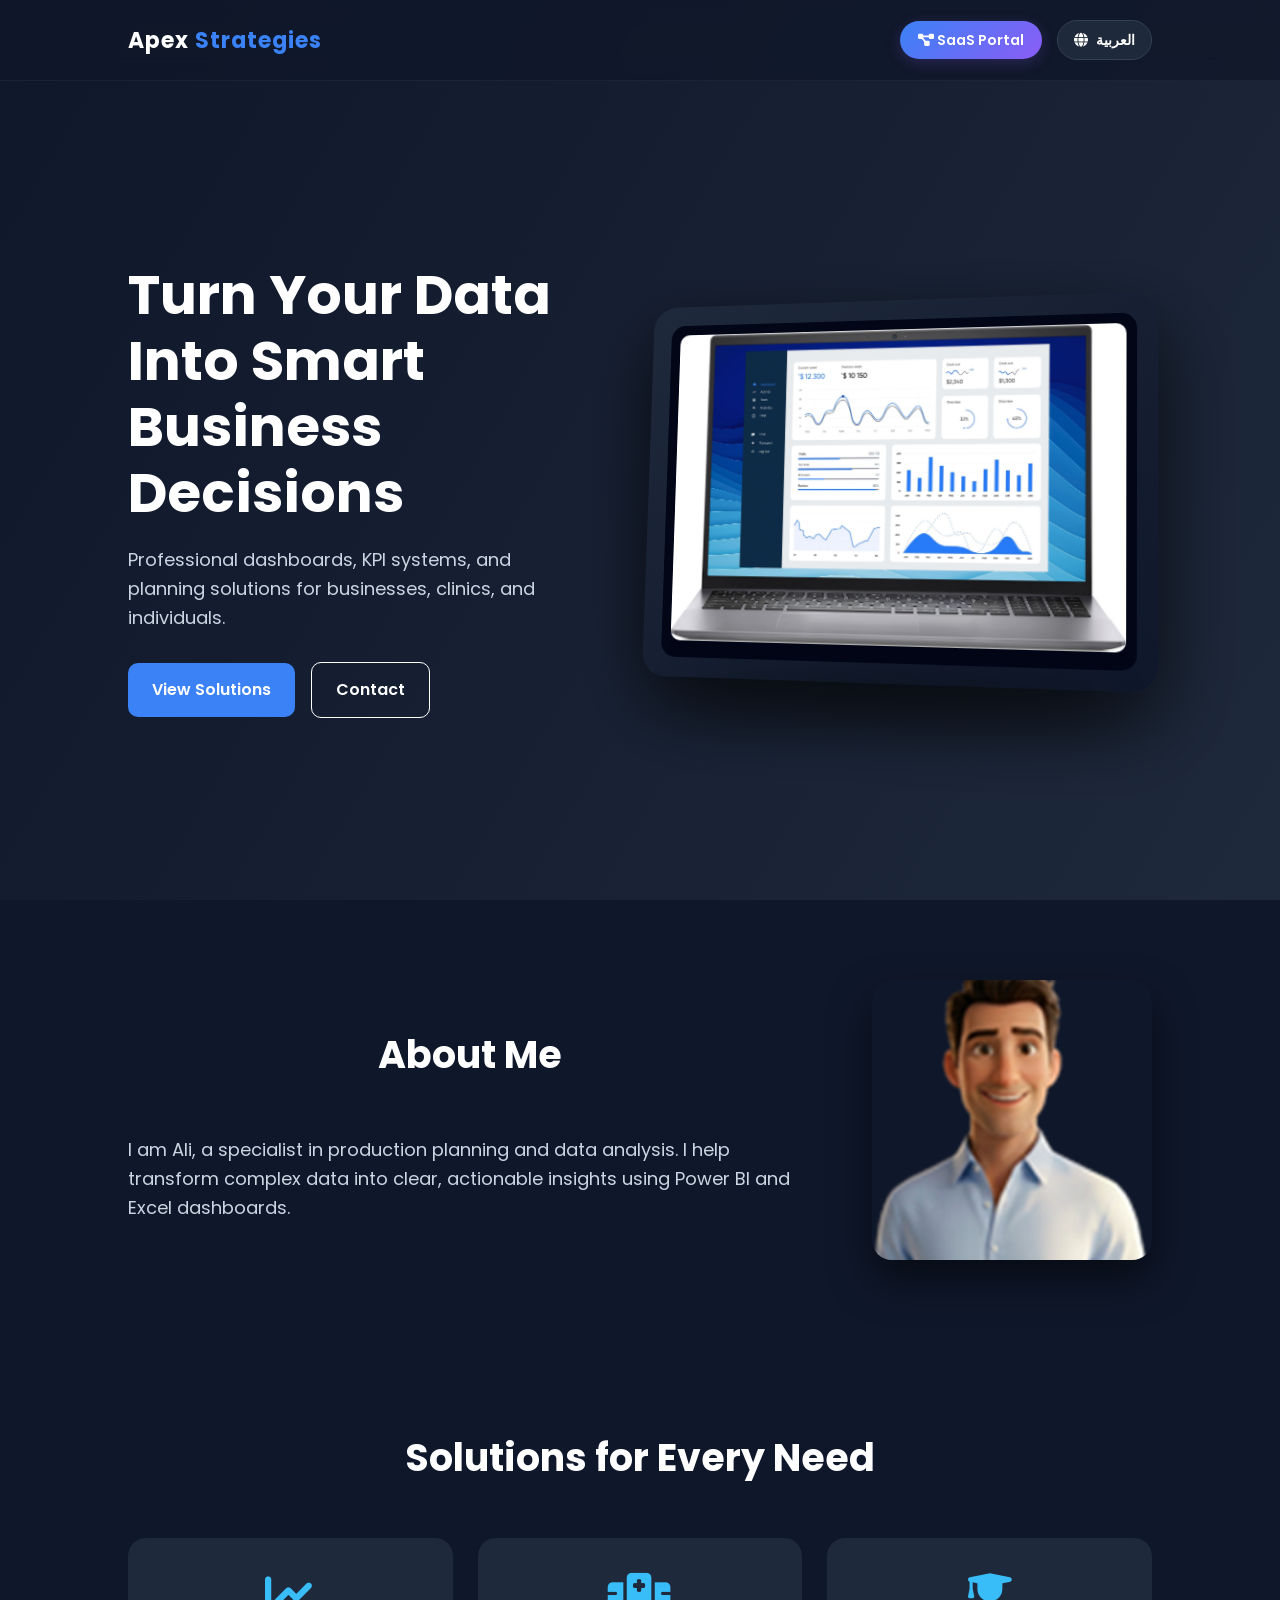
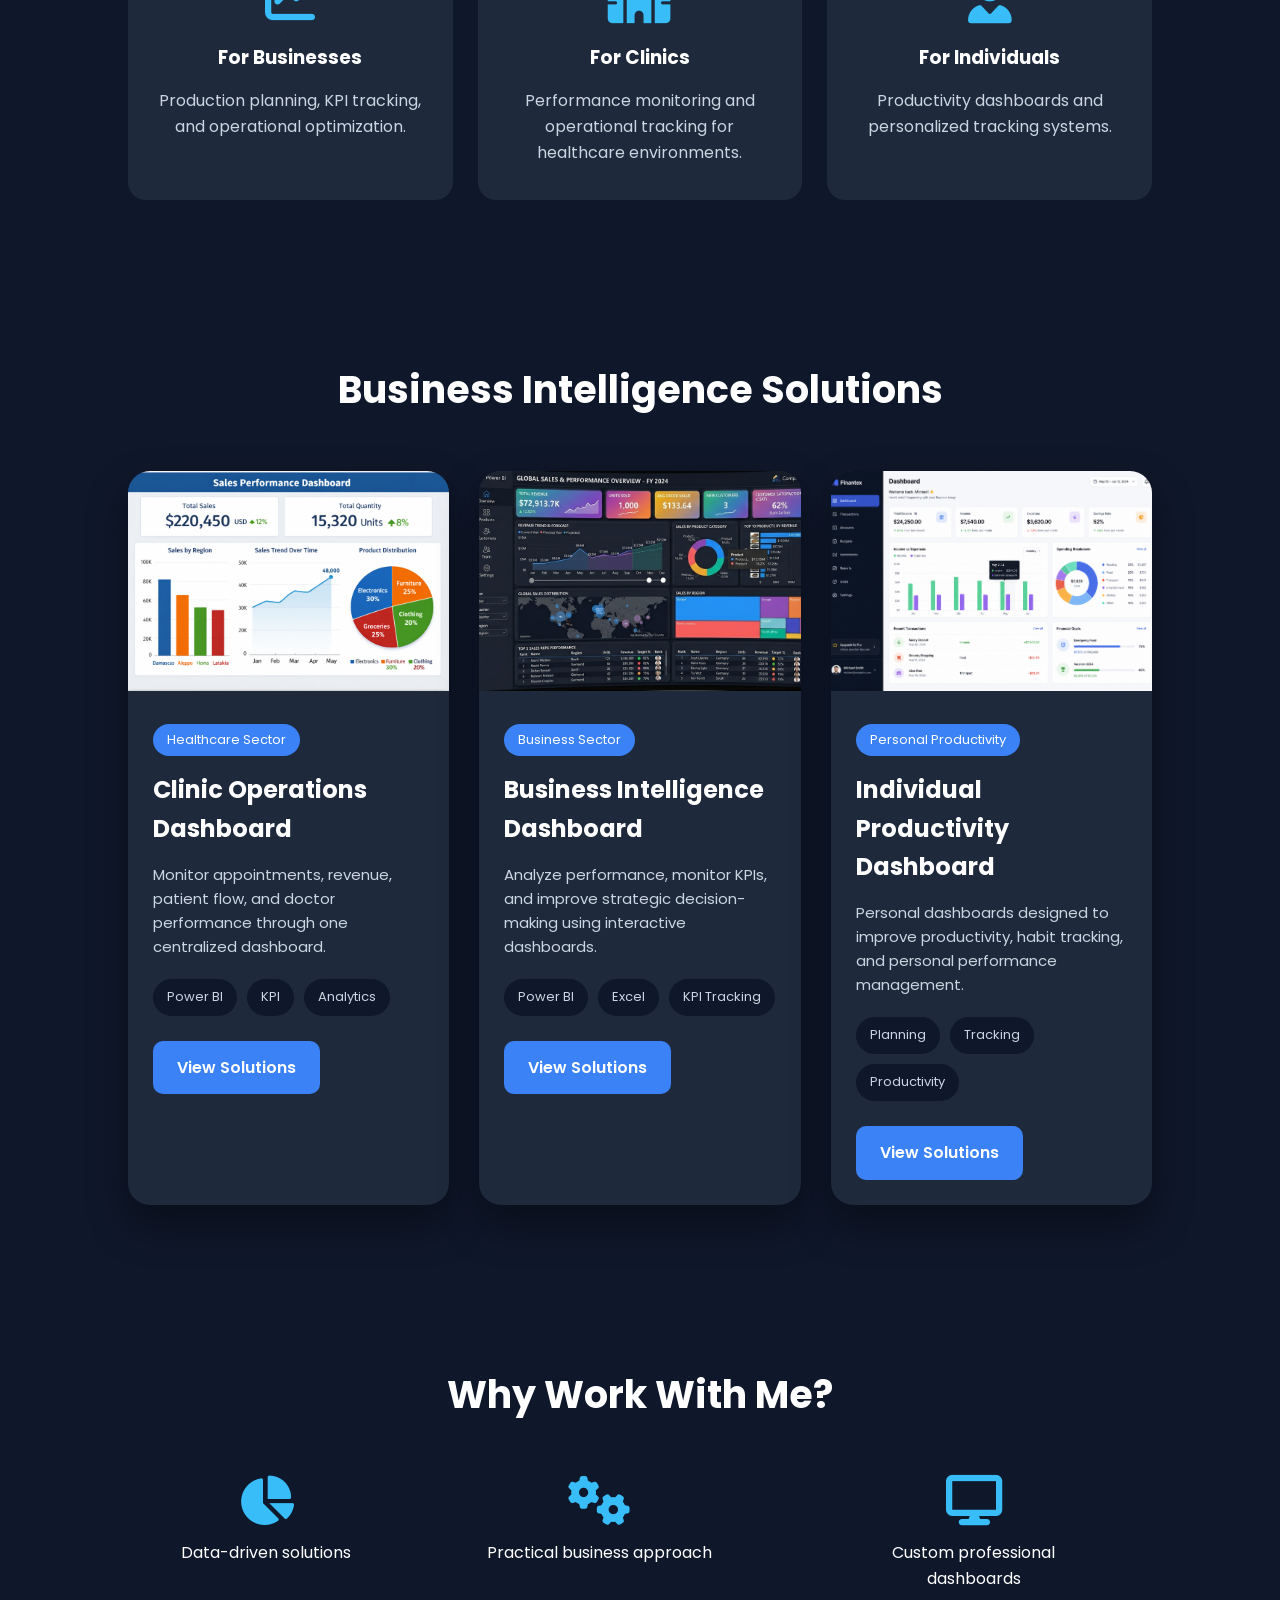
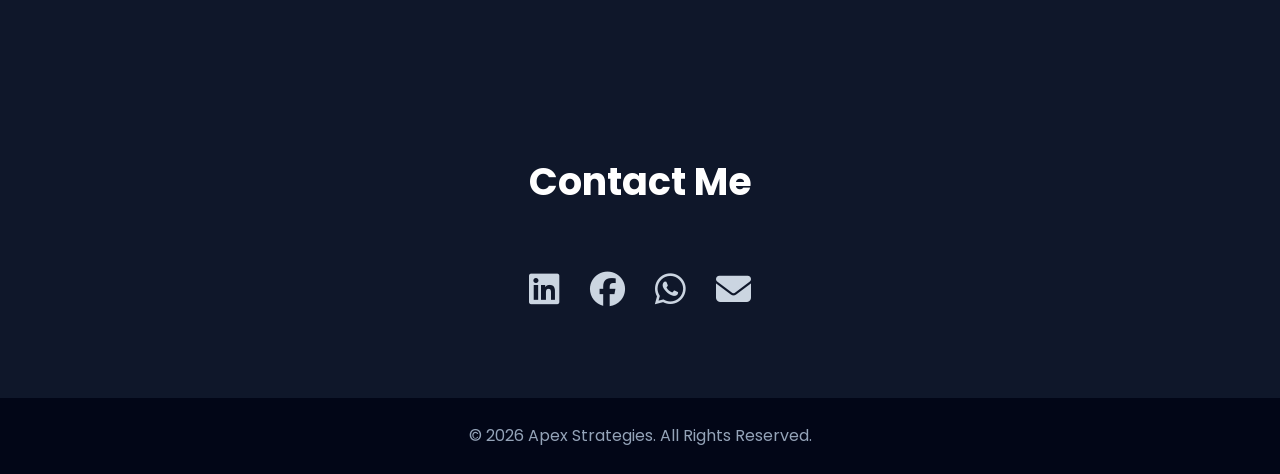
<file: index.html>
<!DOCTYPE html>
<html lang="en">
<head>
    <script async src="https://www.googletagmanager.com/gtag/js?id=G-05JB6MHCZ0"></script>
    <script>
      window.dataLayer = window.dataLayer || [];
      function gtag(){dataLayer.push(arguments);}
      gtag('js', new Date());

      gtag('config', 'G-05JB6MHCZ0');
    </script>
    <meta charset="UTF-8">
    <meta name="viewport" content="width=device-width, initial-scale=1.0">
    <title>Apex Strategies</title>
    <link rel="stylesheet" href="https://cdnjs.cloudflare.com/ajax/libs/font-awesome/6.5.0/css/all.min.css">
    <link href="https://fonts.googleapis.com/css2?family=Poppins:wght@300;400;600;700&display=swap" rel="stylesheet">

    <style>
        /* تحسين التمرير بين الأقسام */
        html {
            scroll-behavior: smooth;
        }

        * {
            margin: 0;
            padding: 0;
            box-sizing: border-box;
        }

        body {
            font-family: 'Poppins', sans-serif;
            background: #0f172a;
            color: white;
            line-height: 1.6;
        }

        /* NAVBAR & LANGUAGE SWITCHER */
        .navbar {
            display: flex;
            justify-content: space-between;
            align-items: center;
            padding: 20px 10%;
            background: rgba(15, 23, 42, 0.8);
            backdrop-filter: blur(12px);
            position: fixed;
            top: 0;
            left: 0;
            width: 100%;
            z-index: 1000;
            border-bottom: 1px solid rgba(255, 255, 255, 0.05);
        }

        .logo {
            font-size: 22px;
            font-weight: 700;
            color: white;
            text-decoration: none;
            letter-spacing: 1px;
        }

        .logo span {
            color: #3b82f6;
        }

        .nav-actions {
            display: flex;
            align-items: center;
            gap: 15px;
        }

        .btn-saas {
            background: linear-gradient(135deg, #3b82f6, #8b5cf6);
            color: white;
            border: none;
            padding: 8px 18px;
            border-radius: 20px;
            text-decoration: none;
            font-weight: 600;
            font-size: 14px;
            transition: 0.3s ease;
            box-shadow: 0 4px 15px rgba(139, 92, 246, 0.2);
        }

        .btn-saas:hover {
            transform: translateY(-2px);
            box-shadow: 0 6px 20px rgba(139, 92, 246, 0.4);
        }

        .lang-btn {
            display: flex;
            align-items: center;
            gap: 8px;
            background: #1e293b;
            color: white;
            border: 1px solid #334155;
            padding: 8px 16px;
            border-radius: 20px;
            text-decoration: none;
            font-weight: 600;
            font-size: 14px;
            transition: 0.3s ease;
        }

        .lang-btn:hover {
            border-color: #3b82f6;
            box-shadow: 0 0 15px rgba(59, 130, 246, 0.4);
            background: #0f172a;
        }

        /* HERO SECTION */
        .hero {
            display: flex;
            justify-content: space-between;
            align-items: center;
            gap: 60px;
            padding: 160px 10% 80px 10%;
            background: linear-gradient(120deg, #0f172a, #1e293b);
            min-height: 100vh;
        }

        .hero-text {
            flex: 1;
        }

        .hero-text h1 {
            font-size: 55px;
            line-height: 1.2;
            margin-bottom: 20px;
        }

        .hero-text p {
            color: #cbd5e1;
            margin-bottom: 30px;
            font-size: 18px;
        }

        .btn {
            display: inline-block;
            padding: 14px 24px;
            border-radius: 10px;
            text-decoration: none;
            margin-right: 12px;
            transition: 0.3s ease;
            font-weight: 600;
        }

        .btn-primary {
            background: #3b82f6;
            color: white;
        }

        .btn-primary:hover {
            background: #2563eb;
        }

        .btn-outline {
            border: 1px solid white;
            color: white;
        }

        .btn-outline:hover {
            background: white;
            color: #0f172a;
        }

        /* HERO IMAGE */
        .hero-image {
            position: relative;
            width: 520px;
            padding: 20px;
            border-radius: 25px;
            background: linear-gradient(145deg, #1e293b, #0f172a);
            box-shadow: 0 30px 80px rgba(0, 0, 0, 0.7);
            transform: perspective(1200px) rotateY(-12deg) rotateX(5deg);
            transition: 0.5s ease;
        }

        .hero-image:hover {
            transform: perspective(1200px) rotateY(0deg) rotateX(0deg) scale(1.03);
        }

        .hero-image .screen {
            background: #020617;
            padding: 10px;
            border-radius: 15px;
            overflow: hidden;
        }

        .hero-image img {
            width: 100%;
            border-radius: 10px;
        }

        .hero-image::after {
            content: "";
            position: absolute;
            bottom: -25px;
            left: 10%;
            width: 80%;
            height: 25px;
            background: rgba(0, 0, 0, 0.5);
            filter: blur(25px);
            border-radius: 50%;
        }

        /* GENERAL SECTION */
        section {
            padding: 80px 10%;
        }

        h2 {
            text-align: center;
            margin-bottom: 50px;
            font-size: 38px;
        }

        /* ABOUT */
        .about {
            display: flex;
            justify-content: space-between;
            align-items: center;
            gap: 60px;
        }

        .about-text {
            flex: 1;
        }

        .about-text p {
            color: #cbd5e1;
            font-size: 18px;
        }

        .about-image img {
            width: 280px;
            height: 280px;
            object-fit: cover;
            border-radius: 20px;
            box-shadow: 0 20px 40px rgba(0, 0, 0, 0.5);
        }

        /* SERVICES */
        .services {
            display: grid;
            grid-template-columns: repeat(auto-fit, minmax(250px, 1fr));
            gap: 25px;
        }

        .card {
            background: #1e293b;
            padding: 35px 25px;
            border-radius: 18px;
            text-align: center;
            transition: 0.3s ease;
        }

        .card:hover {
            transform: translateY(-10px);
        }

        .card i {
            font-size: 50px;
            color: #38bdf8;
            margin-bottom: 20px;
            transition: 0.3s ease;
        }

        .card:hover i {
            transform: scale(1.15);
        }

        .card h3 {
            margin-bottom: 15px;
        }

        .card p {
            color: #cbd5e1;
        }

        /* PORTFOLIO */
        .portfolio {
            display: grid;
            grid-template-columns: repeat(auto-fit, minmax(320px, 1fr));
            gap: 30px;
        }

        .portfolio-card {
            background: #1e293b;
            border-radius: 22px;
            overflow: hidden;
            transition: 0.4s ease;
            box-shadow: 0 20px 40px rgba(0, 0, 0, 0.4);
        }

        .portfolio-card:hover {
            transform: translateY(-10px);
        }

        .portfolio-card img {
            width: 100%;
            height: 220px;
            object-fit: cover;
        }

        .portfolio-info {
            padding: 25px;
        }

        .tag {
            display: inline-block;
            background: #3b82f6;
            color: white;
            padding: 6px 14px;
            border-radius: 30px;
            font-size: 13px;
            margin-bottom: 15px;
        }

        .portfolio-info h3 {
            font-size: 24px;
            margin-bottom: 15px;
        }

        .portfolio-info p {
            color: #cbd5e1;
            margin-bottom: 20px;
            font-size: 15px;
        }

        .tools {
            display: flex;
            flex-wrap: wrap;
            gap: 10px;
            margin-bottom: 25px;
        }

        .tools span {
            background: #0f172a;
            padding: 8px 14px;
            border-radius: 30px;
            font-size: 13px;
            color: #cbd5e1;
        }

        /* WHY WORK WITH ME */
        .why {
            display: flex;
            justify-content: space-around;
            text-align: center;
            gap: 30px;
            flex-wrap: wrap;
        }

        .why div {
            max-width: 250px;
        }

        .why i {
            font-size: 50px;
            color: #38bdf8;
            margin-bottom: 15px;
            transition: 0.3s ease;
        }

        .why div:hover i {
            transform: scale(1.2);
        }

        /* CONTACT STYLE REWRITTEN FOR ICONS */
        .contact {
            text-align: center;
            display: flex;
            justify-content: center;
            align-items: center;
            gap: 30px;
        }

        .contact-icon {
            font-size: 35px;
            transition: 0.3s ease;
            color: #cbd5e1;
            text-decoration: none;
        }

        .contact-icon:hover {
            transform: scale(1.2);
        }
        
        /* ألوان مخصصة لكل أيقونة عند التمرير لمظهر تفاعلي ممتاز */
        .contact-icon.linkedin:hover { color: #0a66c2; }
        .contact-icon.facebook:hover { color: #1877f2; }
        .contact-icon.whatsapp:hover { color: #25d366; }
        .contact-icon.email:hover { color: #ea4335; }

        /* FOOTER */
        footer {
            text-align: center;
            padding: 25px;
            background: #020617;
            color: #94a3b8;
        }

        /* RESPONSIVE */
        @media(max-width:950px){
            .hero {
                flex-direction: column;
                text-align: center;
                padding-top: 140px;
            }
            .about {
                flex-direction: column;
                text-align: center;
            }
            .hero-image {
                width: 100%;
                max-width: 500px;
            }
            .about-image img {
                width: 100%;
                max-width: 350px;
            }
            .hero-text h1 {
                font-size: 42px;
            }
            .navbar {
                padding: 15px 5%;
            }
        }
    </style>
</head>

<body>

<nav class="navbar">
    <a href="#" class="logo">Apex <span>Strategies</span></a>
    <div class="nav-actions">
        <a href="login.html" class="btn-saas"><i class="fas fa-project-diagram"></i> SaaS Portal</a>
        <a href="index-ar.html" class="lang-btn">
            <i class="fas fa-globe"></i> العربية
        </a>
    </div>
</nav>

<section class="hero">
    <div class="hero-text">
        <h1>Turn Your Data Into Smart Business Decisions</h1>
        <p>
            Professional dashboards, KPI systems, and planning solutions
            for businesses, clinics, and individuals.
        </p>
        <a href="login.html" class="btn btn-primary">View Solutions</a>
        <a href="#contact" class="btn btn-outline">Contact</a>
    </div>
    <div class="hero-image">
        <div class="screen">
            <img src="hero img.jpg" alt="Dashboard">
        </div>
    </div>
</section>

<section class="about">
    <div class="about-text">
        <h2>About Me</h2>
        <p>
            I am Ali, a specialist in production planning and data analysis.
            I help transform complex data into clear, actionable insights
            using Power BI and Excel dashboards.
        </p>
    </div>
    <div class="about-image">
        <img src="about me.png" alt="Ali">
    </div>
</section>

<section>
    <h2>Solutions for Every Need</h2>
    <div class="services">
        <div class="card">
            <i class="fas fa-chart-line"></i>
            <h3>For Businesses</h3>
            <p>
                Production planning, KPI tracking,
                and operational optimization.
            </p>
        </div>
        <div class="card">
            <i class="fas fa-hospital"></i>
            <h3>For Clinics</h3>
            <p>
                Performance monitoring and operational tracking
                for healthcare environments.
            </p>
        </div>
        <div class="card">
            <i class="fas fa-user-graduate"></i>
            <h3>For Individuals</h3>
            <p>
                Productivity dashboards and personalized
                tracking systems.
            </p>
        </div>
    </div>
</section>

<section id="portfolio">
    <h2>Business Intelligence Solutions</h2>
    <div class="portfolio">
        
        <div class="portfolio-card">
            <img src="dashboard1.png" alt="Clinic Dashboard">
            <div class="portfolio-info">
                <span class="tag">Healthcare Sector</span>
                <h3>Clinic Operations Dashboard</h3>
                <p>
                    Monitor appointments, revenue,
                    patient flow, and doctor performance
                    through one centralized dashboard.
                </p>
                <div class="tools">
                    <span>Power BI</span>
                    <span>KPI</span>
                    <span>Analytics</span>
                </div>
                <a href="login.html" class="btn btn-primary">View Solutions</a>
            </div>
        </div>

        <div class="portfolio-card">
            <img src="dashboard2.png" alt="Business Dashboard">
            <div class="portfolio-info">
                <span class="tag">Business Sector</span>
                <h3>Business Intelligence Dashboard</h3>
                <p>
                    Analyze performance, monitor KPIs,
                    and improve strategic decision-making
                    using interactive dashboards.
                </p>
                <div class="tools">
                    <span>Power BI</span>
                    <span>Excel</span>
                    <span>KPI Tracking</span>
                </div>
                <a href="login.html" class="btn btn-primary">View Solutions</a>
            </div>
        </div>

        <div class="portfolio-card">
            <img src="dasboard41.png" alt="Individual Dashboard">
            <div class="portfolio-info">
                <span class="tag">Personal Productivity</span>
                <h3>Individual Productivity Dashboard</h3>
                <p>
                    Personal dashboards designed to improve
                    productivity, habit tracking,
                    and personal performance management.
                </p>
                <div class="tools">
                    <span>Planning</span>
                    <span>Tracking</span>
                    <span>Productivity</span>
                </div>
                <a href="login.html" class="btn btn-primary">View Solutions</a>
            </div>
        </div>

    </div>
</section>

<section>
    <h2>Why Work With Me?</h2>
    <div class="why">
        <div>
            <i class="fas fa-chart-pie"></i>
            <p>Data-driven solutions</p>
        </div>
        <div>
            <i class="fas fa-gears"></i>
            <p>Practical business approach</p>
        </div>
        <div>
            <i class="fas fa-display"></i>
            <p>Custom professional dashboards</p>
        </div>
    </div>
</section>

<section id="contact">
    <h2>Contact Me</h2>
    <div class="contact">
        <a href="https://www.linkedin.com/company/109245589/admin/dashboard/" target="_blank" class="contact-icon linkedin">
            <i class="fab fa-linkedin"></i>
        </a>
        <a href="https://www.facebook.com/profile.php?id=61586230434467" target="_blank" class="contact-icon facebook">
            <i class="fab fa-facebook"></i>
        </a>
        <a href="https://wa.me/963985212728" target="_blank" class="contact-icon whatsapp">
            <i class="fab fa-whatsapp"></i>
        </a>
        <a href="mailto:ali.albarry@example.com" class="contact-icon email">
            <i class="fas fa-envelope"></i>
        </a>
    </div>
</section>

<footer>
    <p>© 2026 Apex Strategies. All Rights Reserved.</p>
</footer>

</body>
</html>
</file>
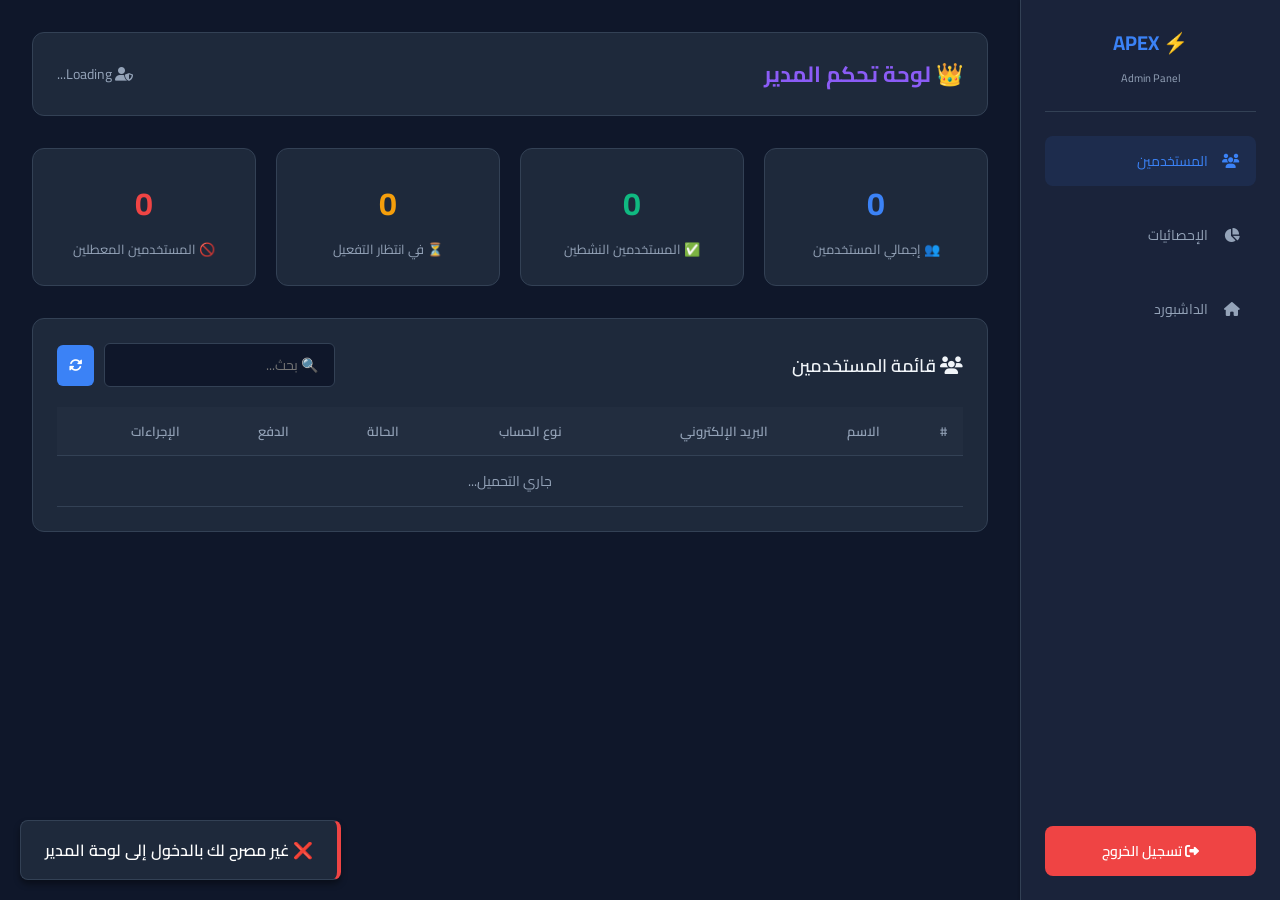
<file: admin-dashboard.html>
<!DOCTYPE html>
<html lang="ar" dir="rtl">
<head>
    <meta charset="UTF-8">
    <meta name="viewport" content="width=device-width, initial-scale=1.0">
    <title>Admin Dashboard - Apex Strategies</title>
    <link href="https://fonts.googleapis.com/css2?family=Cairo:wght@400;600;700&display=swap" rel="stylesheet">
    <link rel="stylesheet" href="https://cdnjs.cloudflare.com/ajax/libs/font-awesome/6.5.0/css/all.min.css">
    <style>
        :root {
            --primary-bg: #0f172a;
            --sidebar-bg: #1a233a;
            --card-bg: #1e293b;
            --text-color: #f1f5f9;
            --text-muted: #94a3b8;
            --green-accent: #10b981;
            --red-accent: #ef4444;
            --blue-accent: #3b82f6;
            --yellow-accent: #f59e0b;
            --purple-accent: #8b5cf6;
            --border-color: #334155;
            --shadow-sm: 0 1px 3px rgba(0,0,0,0.3);
            --shadow-md: 0 4px 6px rgba(0,0,0,0.4);
        }

        * { box-sizing: border-box; margin: 0; padding: 0; font-family: 'Cairo', sans-serif; }
        
        body { 
            background-color: var(--primary-bg); 
            color: var(--text-color); 
            display: flex; 
            min-height: 100vh;
        }

        .admin-wrapper { display: flex; width: 100%; }

        /* Sidebar */
        .admin-sidebar {
            width: 260px;
            min-height: 100vh;
            background: var(--sidebar-bg);
            border-left: 1px solid var(--border-color);
            padding: 24px;
            display: flex;
            flex-direction: column;
            gap: 24px;
            position: sticky;
            top: 0;
            height: 100vh;
            overflow-y: auto;
            box-shadow: var(--shadow-sm);
            z-index: 10;
        }

        .brand-area {
            text-align: center;
            padding-bottom: 20px;
            border-bottom: 1px solid var(--border-color);
        }

        .brand-area h2 {
            font-size: 20px;
            color: var(--blue-accent);
            font-weight: 700;
        }

        .brand-area .subtitle {
            font-size: 11px;
            color: var(--text-muted);
        }

        .menu-item {
            display: flex;
            align-items: center;
            gap: 12px;
            padding: 12px 16px;
            color: var(--text-muted);
            text-decoration: none;
            border-radius: 8px;
            cursor: pointer;
            transition: all 0.2s ease;
            font-size: 14px;
        }

        .menu-item:hover, .menu-item.active {
            background: rgba(59, 130, 246, 0.1);
            color: var(--blue-accent);
        }

        .menu-item i { width: 20px; }

        .btn-logout {
            width: 100%;
            margin-top: auto;
            padding: 12px;
            background: var(--red-accent);
            color: white;
            border: none;
            border-radius: 8px;
            cursor: pointer;
            font-size: 14px;
            font-weight: 600;
            transition: all 0.3s ease;
        }

        .btn-logout:hover {
            background: #dc2626;
            transform: translateY(-2px);
        }

        /* Main Content */
        .admin-main {
            flex: 1;
            padding: 32px;
            display: flex;
            flex-direction: column;
            gap: 32px;
            max-width: calc(100% - 260px);
            overflow-x: hidden;
        }

        .admin-header {
            display: flex;
            justify-content: space-between;
            align-items: center;
            padding: 20px 24px;
            background: var(--card-bg);
            border-radius: 12px;
            border: 1px solid var(--border-color);
        }

        .admin-header h1 {
            font-size: 22px;
            color: var(--purple-accent);
            font-weight: 700;
        }

        .admin-header .admin-info {
            font-size: 14px;
            color: var(--text-muted);
        }

        /* Stats Cards */
        .stats-grid {
            display: grid;
            grid-template-columns: repeat(auto-fit, minmax(200px, 1fr));
            gap: 20px;
        }

        .stat-card {
            background: var(--card-bg);
            padding: 24px;
            border-radius: 12px;
            border: 1px solid var(--border-color);
            text-align: center;
            transition: all 0.3s ease;
        }

        .stat-card:hover {
            transform: translateY(-3px);
            box-shadow: var(--shadow-md);
        }

        .stat-card .number {
            font-size: 32px;
            font-weight: 700;
            margin-bottom: 4px;
        }

        .stat-card .label {
            font-size: 13px;
            color: var(--text-muted);
        }

        .stat-card .number.green { color: var(--green-accent); }
        .stat-card .number.blue { color: var(--blue-accent); }
        .stat-card .number.yellow { color: var(--yellow-accent); }
        .stat-card .number.red { color: var(--red-accent); }

        /* Users Table */
        .users-section {
            background: var(--card-bg);
            border-radius: 12px;
            border: 1px solid var(--border-color);
            padding: 24px;
            overflow: hidden;
        }

        .users-section .section-header {
            display: flex;
            justify-content: space-between;
            align-items: center;
            margin-bottom: 20px;
            flex-wrap: wrap;
            gap: 10px;
        }

        .users-section .section-header h3 {
            font-size: 18px;
            font-weight: 600;
        }

        .search-box {
            display: flex;
            gap: 10px;
            align-items: center;
        }

        .search-box input {
            padding: 8px 16px;
            background: var(--primary-bg);
            border: 1px solid var(--border-color);
            border-radius: 6px;
            color: white;
            font-size: 14px;
            min-width: 150px;
        }

        .search-box input:focus {
            border-color: var(--blue-accent);
            outline: none;
        }

        .search-box button {
            padding: 8px 12px;
            background: var(--blue-accent);
            border: none;
            border-radius: 6px;
            color: white;
            cursor: pointer;
            transition: all 0.3s ease;
        }

        .search-box button:hover {
            transform: scale(1.05);
        }

        .table-wrapper {
            overflow-x: auto;
        }

        table {
            width: 100%;
            border-collapse: collapse;
            font-size: 14px;
        }

        thead {
            background: rgba(255,255,255,0.02);
        }

        th, td {
            padding: 12px 16px;
            text-align: right;
            border-bottom: 1px solid var(--border-color);
        }

        th {
            color: var(--text-muted);
            font-weight: 600;
            font-size: 13px;
        }

        td {
            color: var(--text-color);
        }

        .status-badge {
            padding: 4px 12px;
            border-radius: 20px;
            font-size: 12px;
            font-weight: 600;
            display: inline-block;
        }

        .status-badge.active { background: rgba(16, 185, 129, 0.15); color: var(--green-accent); }
        .status-badge.pending { background: rgba(245, 158, 11, 0.15); color: var(--yellow-accent); }
        .status-badge.inactive { background: rgba(239, 68, 68, 0.15); color: var(--red-accent); }
        .status-badge.admin { background: rgba(59, 130, 246, 0.15); color: var(--blue-accent); }
        .status-badge.paid { background: rgba(16, 185, 129, 0.15); color: var(--green-accent); }
        .status-badge.expired { background: rgba(239, 68, 68, 0.15); color: var(--red-accent); }

        .btn-action {
            padding: 6px 10px;
            border: none;
            border-radius: 6px;
            cursor: pointer;
            font-size: 12px;
            font-weight: 600;
            transition: all 0.3s ease;
            margin: 2px;
            font-family: inherit;
            display: inline-flex;
            align-items: center;
            gap: 4px;
        }

        .btn-action:hover { transform: translateY(-1px); }

        .btn-action.activate { background: var(--green-accent); color: white; }
        .btn-action.deactivate { background: var(--yellow-accent); color: white; }
        .btn-action.delete { background: var(--red-accent); color: white; }
        .btn-action.reset-pw { background: var(--blue-accent); color: white; }
        .btn-action.edit { background: var(--purple-accent); color: white; }

        .btn-action:disabled {
            opacity: 0.5;
            cursor: not-allowed;
            transform: none;
        }

        /* Toast */
        .toast {
            position: fixed;
            bottom: 20px;
            left: 20px;
            background: #1e293b;
            color: white;
            padding: 14px 24px;
            border-radius: 8px;
            z-index: 9999;
            opacity: 0;
            transform: translateY(100px);
            transition: all 0.4s ease;
            box-shadow: var(--shadow-md);
            max-width: 400px;
            border: 1px solid var(--border-color);
            font-weight: 600;
        }

        .toast.show {
            opacity: 1;
            transform: translateY(0);
        }

        .toast.success { border-right: 4px solid var(--green-accent); }
        .toast.error { border-right: 4px solid var(--red-accent); }
        .toast.info { border-right: 4px solid var(--blue-accent); }
        .toast.warning { border-right: 4px solid var(--yellow-accent); }

        @media (max-width: 768px) {
            .admin-sidebar { width: 200px; padding: 16px; }
            .admin-main { max-width: calc(100% - 200px); padding: 16px; }
            .stats-grid { grid-template-columns: 1fr 1fr; }
            .search-box input { width: 120px; }
        }

        @media (max-width: 480px) {
            .admin-wrapper { flex-direction: column; }
            .admin-sidebar {
                width: 100%;
                height: auto;
                min-height: auto;
                position: relative;
                border-left: none;
                border-bottom: 1px solid var(--border-color);
                padding: 16px;
            }
            .admin-main { max-width: 100%; padding: 16px; }
            .stats-grid { grid-template-columns: 1fr; }
            .admin-header { flex-direction: column; gap: 10px; text-align: center; }
            .section-header { flex-direction: column; align-items: stretch; }
            .search-box { flex-wrap: wrap; }
            .search-box input { flex: 1; min-width: 100px; }
        }
    </style>
</head>
<body>
    <div class="admin-wrapper">
        <!-- Sidebar -->
        <aside class="admin-sidebar">
            <div class="brand-area">
                <h2>⚡ APEX</h2>
                <span class="subtitle">Admin Panel</span>
            </div>

            <div class="menu-item active" onclick="loadUsers()">
                <i class="fas fa-users"></i> المستخدمين
            </div>
            <div class="menu-item" onclick="loadStats()">
                <i class="fas fa-chart-pie"></i> الإحصائيات
            </div>
            <div class="menu-item" onclick="location.href='dashboard.html'">
                <i class="fas fa-home"></i> الداشبورد
            </div>

            <button class="btn-logout" onclick="logout()">
                <i class="fas fa-sign-out-alt"></i> تسجيل الخروج
            </button>
        </aside>

        <!-- Main Content -->
        <main class="admin-main">
            <header class="admin-header">
                <h1>👑 لوحة تحكم المدير</h1>
                <div class="admin-info">
                    <i class="fas fa-user-shield"></i> 
                    <span id="admin-name">Loading...</span>
                </div>
            </header>

            <!-- Stats Grid -->
            <div class="stats-grid" id="stats-grid">
                <div class="stat-card">
                    <div class="number blue" id="total-users">0</div>
                    <div class="label">👥 إجمالي المستخدمين</div>
                </div>
                <div class="stat-card">
                    <div class="number green" id="active-users">0</div>
                    <div class="label">✅ المستخدمين النشطين</div>
                </div>
                <div class="stat-card">
                    <div class="number yellow" id="pending-users">0</div>
                    <div class="label">⏳ في انتظار التفعيل</div>
                </div>
                <div class="stat-card">
                    <div class="number red" id="inactive-users">0</div>
                    <div class="label">🚫 المستخدمين المعطلين</div>
                </div>
            </div>

            <!-- Users Table -->
            <div class="users-section">
                <div class="section-header">
                    <h3><i class="fas fa-users"></i> قائمة المستخدمين</h3>
                    <div class="search-box">
                        <input type="text" id="search-input" placeholder="🔍 بحث..." oninput="filterUsers()">
                        <button onclick="loadUsers()" title="تحديث">
                            <i class="fas fa-sync-alt"></i>
                        </button>
                    </div>
                </div>
                <div class="table-wrapper">
                    <table>
                        <thead>
                            <tr>
                                <th>#</th>
                                <th>الاسم</th>
                                <th>البريد الإلكتروني</th>
                                <th>نوع الحساب</th>
                                <th>الحالة</th>
                                <th>الدفع</th>
                                <th>الإجراءات</th>
                            </tr>
                        </thead>
                        <tbody id="users-tbody">
                            <tr><td colspan="7" style="text-align:center;color:var(--text-muted);">جاري التحميل...</td></tr>
                        </tbody>
                    </table>
                </div>
            </div>
        </main>
    </div>

    <div id="toast" class="toast"></div>

    <script>
        // ==============================================
        // CONFIGURATION
        // ==============================================
        const API_BASE_URL = 'http://127.0.0.1:8000/api';

        // ==============================================
        // TOAST
        // ==============================================
        function showToast(message, type = 'info', duration = 4000) {
            const toast = document.getElementById('toast');
            toast.textContent = message;
            toast.className = `toast ${type} show`;
            clearTimeout(toast._timeout);
            toast._timeout = setTimeout(() => {
                toast.classList.remove('show');
            }, duration);
        }

        // ==============================================
        // TOKEN MANAGEMENT
        // ==============================================
        function getToken() {
            return localStorage.getItem('access_token');
        }

        function getUserData() {
            const data = localStorage.getItem('user_data');
            return data ? JSON.parse(data) : null;
        }

        function isTokenExpired() {
            const expiry = localStorage.getItem('token_expiry');
            if (!expiry) return true;
            return Date.now() > (parseInt(expiry) - 5 * 60 * 1000);
        }

        function redirectToLogin() {
            localStorage.clear();
            window.location.href = 'login.html';
        }

        // ==============================================
        // AUTHENTICATED FETCH
        // ==============================================
        async function fetchWithAuth(url, options = {}) {
            let token = getToken();
            
            if (!token || isTokenExpired()) {
                const refreshToken = localStorage.getItem('refresh_token');
                if (refreshToken) {
                    try {
                        const response = await fetch(`${API_BASE_URL}/refresh`, {
                            method: 'POST',
                            headers: { 'Content-Type': 'application/json' },
                            body: JSON.stringify({ refresh_token: refreshToken })
                        });
                        const data = await response.json();
                        if (response.ok && data.access_token) {
                            localStorage.setItem('access_token', data.access_token);
                            token = data.access_token;
                            if (data.expires_in) {
                                localStorage.setItem('token_expiry', (Date.now() + data.expires_in * 1000).toString());
                            }
                        } else {
                            redirectToLogin();
                            return;
                        }
                    } catch (error) {
                        redirectToLogin();
                        return;
                    }
                } else {
                    redirectToLogin();
                    return;
                }
            }

            if (!token) {
                redirectToLogin();
                return;
            }

            try {
                const response = await fetch(url, {
                    ...options,
                    headers: {
                        ...options.headers,
                        'Authorization': `Bearer ${token}`,
                        'Content-Type': 'application/json',
                        'ngrok-skip-browser-warning': 'true'
                    }
                });

                if (response.status === 401) {
                    redirectToLogin();
                    return;
                }

                return response;
            } catch (error) {
                console.error('❌ Fetch error:', error);
                throw error;
            }
        }

        // ==============================================
        // LOAD STATS
        // ==============================================
        async function loadStats() {
            try {
                const response = await fetchWithAuth(`${API_BASE_URL}/admin/stats`);
                if (response && response.ok) {
                    const data = await response.json();
                    
                    document.getElementById('total-users').textContent = data.total_users || 0;
                    document.getElementById('active-users').textContent = data.active_users || 0;
                    document.getElementById('pending-users').textContent = data.pending_users || 0;
                    document.getElementById('inactive-users').textContent = data.inactive_users || 0;
                }
            } catch (error) {
                console.error('❌ Error loading stats:', error);
            }
        }

        // ==============================================
        // LOAD USERS
        // ==============================================
        async function loadUsers() {
            const tbody = document.getElementById('users-tbody');
            tbody.innerHTML = '<tr><td colspan="7" style="text-align:center;color:var(--text-muted);">جاري التحميل...</td></tr>';

            try {
                const response = await fetchWithAuth(`${API_BASE_URL}/admin/users`);
                if (response && response.ok) {
                    const users = await response.json();
                    renderUsers(users);
                    loadStats();
                } else {
                    tbody.innerHTML = '<tr><td colspan="7" style="text-align:center;color:var(--red-accent);">❌ فشل التحميل</td></tr>';
                }
            } catch (error) {
                console.error('❌ Error loading users:', error);
                tbody.innerHTML = '<tr><td colspan="7" style="text-align:center;color:var(--red-accent);">❌ فشل التحميل</td></tr>';
            }
        }

        // ==============================================
        // RENDER USERS
        // ==============================================
        function renderUsers(users) {
            const tbody = document.getElementById('users-tbody');
            const currentUser = getUserData();
            
            if (!users || users.length === 0) {
                tbody.innerHTML = '<tr><td colspan="7" style="text-align:center;color:var(--text-muted);">لا يوجد مستخدمين</td></tr>';
                return;
            }

            let html = '';
            users.forEach((user, index) => {
                // تحديد حالة المستخدم
                let statusClass = 'pending';
                let statusText = 'في انتظار التفعيل';
                
                if (user.is_admin) {
                    statusClass = 'admin';
                    statusText = 'مدير';
                } else if (user.is_active) {
                    statusClass = 'active';
                    statusText = 'نشط';
                }
                
                // حالة الدفع
                const paymentClass = user.payment_status === 'paid' ? 'paid' : 
                                    (user.payment_status === 'pending' ? 'pending' : 'expired');
                const paymentText = user.payment_status === 'paid' ? 'مدفوع' : 
                                   (user.payment_status === 'pending' ? 'قيد الانتظار' : 'منتهي');

                // منع عرض إجراءات على المستخدم نفسه
                const isSelf = currentUser && currentUser.user_id === user.id;

                // عرض نوع الحساب مترجم
                const accountTypeMap = {
                    'production': '🏭 إنتاج',
                    'medical': '🏥 طبي',
                    'financial': '💰 مالي',
                    'admin': '👑 مدير'
                };
                const accountType = accountTypeMap[user.account_type] || user.account_type;

                html += `
                    <tr>
                        <td>${index + 1}</td>
                        <td>${user.first_name || ''} ${user.last_name || ''}</td>
                        <td>${user.email || ''}</td>
                        <td>${accountType}</td>
                        <td><span class="status-badge ${statusClass}">${statusText}</span></td>
                        <td><span class="status-badge ${paymentClass}">${paymentText}</span></td>
                        <td>
                            ${!isSelf ? `
                                ${!user.is_admin ? `
                                    ${!user.is_active ? 
                                        `<button class="btn-action activate" onclick="activateUser(${user.id})" title="تفعيل">
                                            <i class="fas fa-check"></i>
                                        </button>` : 
                                        `<button class="btn-action deactivate" onclick="deactivateUser(${user.id})" title="تعطيل">
                                            <i class="fas fa-pause"></i>
                                        </button>`
                                    }
                                    <button class="btn-action reset-pw" onclick="resetPassword(${user.id})" title="تغيير كلمة المرور">
                                        <i class="fas fa-key"></i>
                                    </button>
                                ` : `<span style="color:var(--text-muted);font-size:11px;">مدير</span>`}
                                <button class="btn-action delete" onclick="deleteUser(${user.id})" title="حذف">
                                    <i class="fas fa-trash"></i>
                                </button>
                            ` : `<span style="color:var(--text-muted);font-size:11px;">👤 أنت</span>`}
                        </td>
                    </tr>
                `;
            });

            tbody.innerHTML = html;
        }

        // ==============================================
        // FILTER USERS
        // ==============================================
        function filterUsers() {
            const search = document.getElementById('search-input').value.toLowerCase();
            const rows = document.querySelectorAll('#users-tbody tr');
            
            rows.forEach(row => {
                const text = row.textContent.toLowerCase();
                row.style.display = text.includes(search) ? '' : 'none';
            });
        }

        // ==============================================
        // ACTIVATE USER
        // ==============================================
        async function activateUser(userId) {
            if (!confirm('هل تريد تفعيل هذا الحساب؟')) return;

            try {
                const response = await fetchWithAuth(`${API_BASE_URL}/admin/users/${userId}/activate`, {
                    method: 'POST'
                });

                if (response && response.ok) {
                    showToast('✅ تم تفعيل الحساب بنجاح', 'success');
                    loadUsers();
                } else {
                    const data = await response.json();
                    showToast('❌ ' + (data.detail || 'فشل التفعيل'), 'error');
                }
            } catch (error) {
                showToast('❌ خطأ في الاتصال', 'error');
            }
        }

        // ==============================================
        // DEACTIVATE USER
        // ==============================================
        async function deactivateUser(userId) {
            if (!confirm('هل تريد تعطيل هذا الحساب؟')) return;

            try {
                const response = await fetchWithAuth(`${API_BASE_URL}/admin/users/${userId}/deactivate`, {
                    method: 'POST'
                });

                if (response && response.ok) {
                    showToast('✅ تم تعطيل الحساب بنجاح', 'success');
                    loadUsers();
                } else {
                    const data = await response.json();
                    showToast('❌ ' + (data.detail || 'فشل التعطيل'), 'error');
                }
            } catch (error) {
                showToast('❌ خطأ في الاتصال', 'error');
            }
        }

        // ==============================================
        // DELETE USER
        // ==============================================
        async function deleteUser(userId) {
            if (!confirm('⚠️ هل أنت متأكد من حذف هذا الحساب؟ هذا الإجراء لا يمكن التراجع عنه!')) return;

            try {
                const response = await fetchWithAuth(`${API_BASE_URL}/admin/users/${userId}`, {
                    method: 'DELETE'
                });

                if (response && response.ok) {
                    showToast('✅ تم حذف الحساب بنجاح', 'success');
                    loadUsers();
                } else {
                    const data = await response.json();
                    showToast('❌ ' + (data.detail || 'فشل الحذف'), 'error');
                }
            } catch (error) {
                showToast('❌ خطأ في الاتصال', 'error');
            }
        }

        // ==============================================
        // RESET PASSWORD
        // ==============================================
        async function resetPassword(userId) {
            const newPassword = prompt('🔑 أدخل كلمة المرور الجديدة (6 أحرف على الأقل):');
            if (!newPassword) return;
            
            if (newPassword.length < 6) {
                showToast('❌ كلمة المرور يجب أن تكون 6 أحرف على الأقل', 'error');
                return;
            }

            try {
                const response = await fetchWithAuth(`${API_BASE_URL}/admin/users/${userId}/reset-password`, {
                    method: 'POST',
                    body: JSON.stringify({ new_password: newPassword })
                });

                if (response && response.ok) {
                    showToast('✅ تم تغيير كلمة المرور بنجاح', 'success');
                } else {
                    const data = await response.json();
                    showToast('❌ ' + (data.detail || 'فشل تغيير كلمة المرور'), 'error');
                }
            } catch (error) {
                showToast('❌ خطأ في الاتصال', 'error');
            }
        }

        // ==============================================
        // LOGOUT
        // ==============================================
        function logout() {
            if (confirm('هل تريد تسجيل الخروج؟')) {
                localStorage.clear();
                window.location.href = 'login.html';
            }
        }

        // ==============================================
        // INITIALIZATION
        // ==============================================
        async function initAdmin() {
            // التحقق من صلاحية المدير
            const userData = getUserData();
            if (!userData || !userData.is_admin) {
                showToast('❌ غير مصرح لك بالدخول إلى لوحة المدير', 'error');
                setTimeout(() => {
                    window.location.href = 'dashboard.html';
                }, 2000);
                return;
            }

            document.getElementById('admin-name').textContent = 
                `${userData.first_name || ''} ${userData.last_name || ''}`;

            await loadUsers();
        }

        // ==============================================
        // START
        // ==============================================
        document.addEventListener('DOMContentLoaded', initAdmin);
    </script>
</body>
</html>
</file>
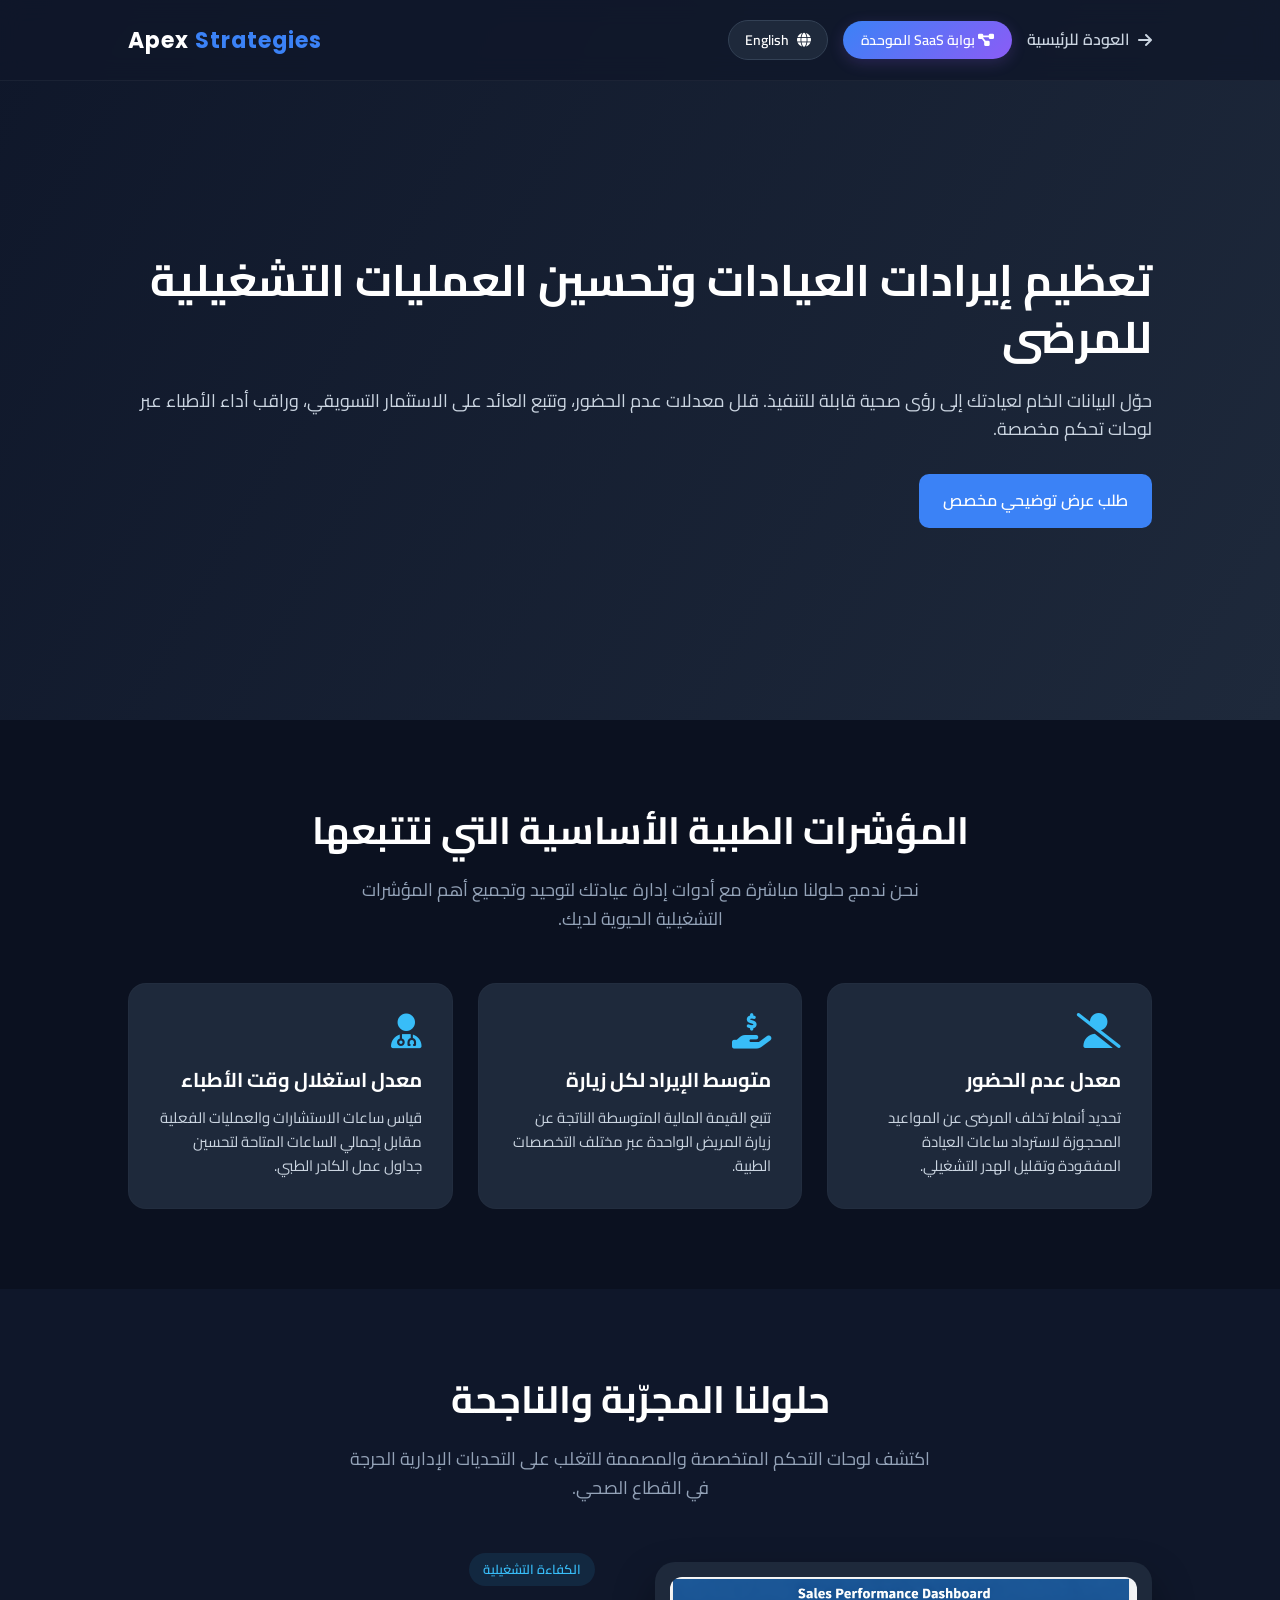
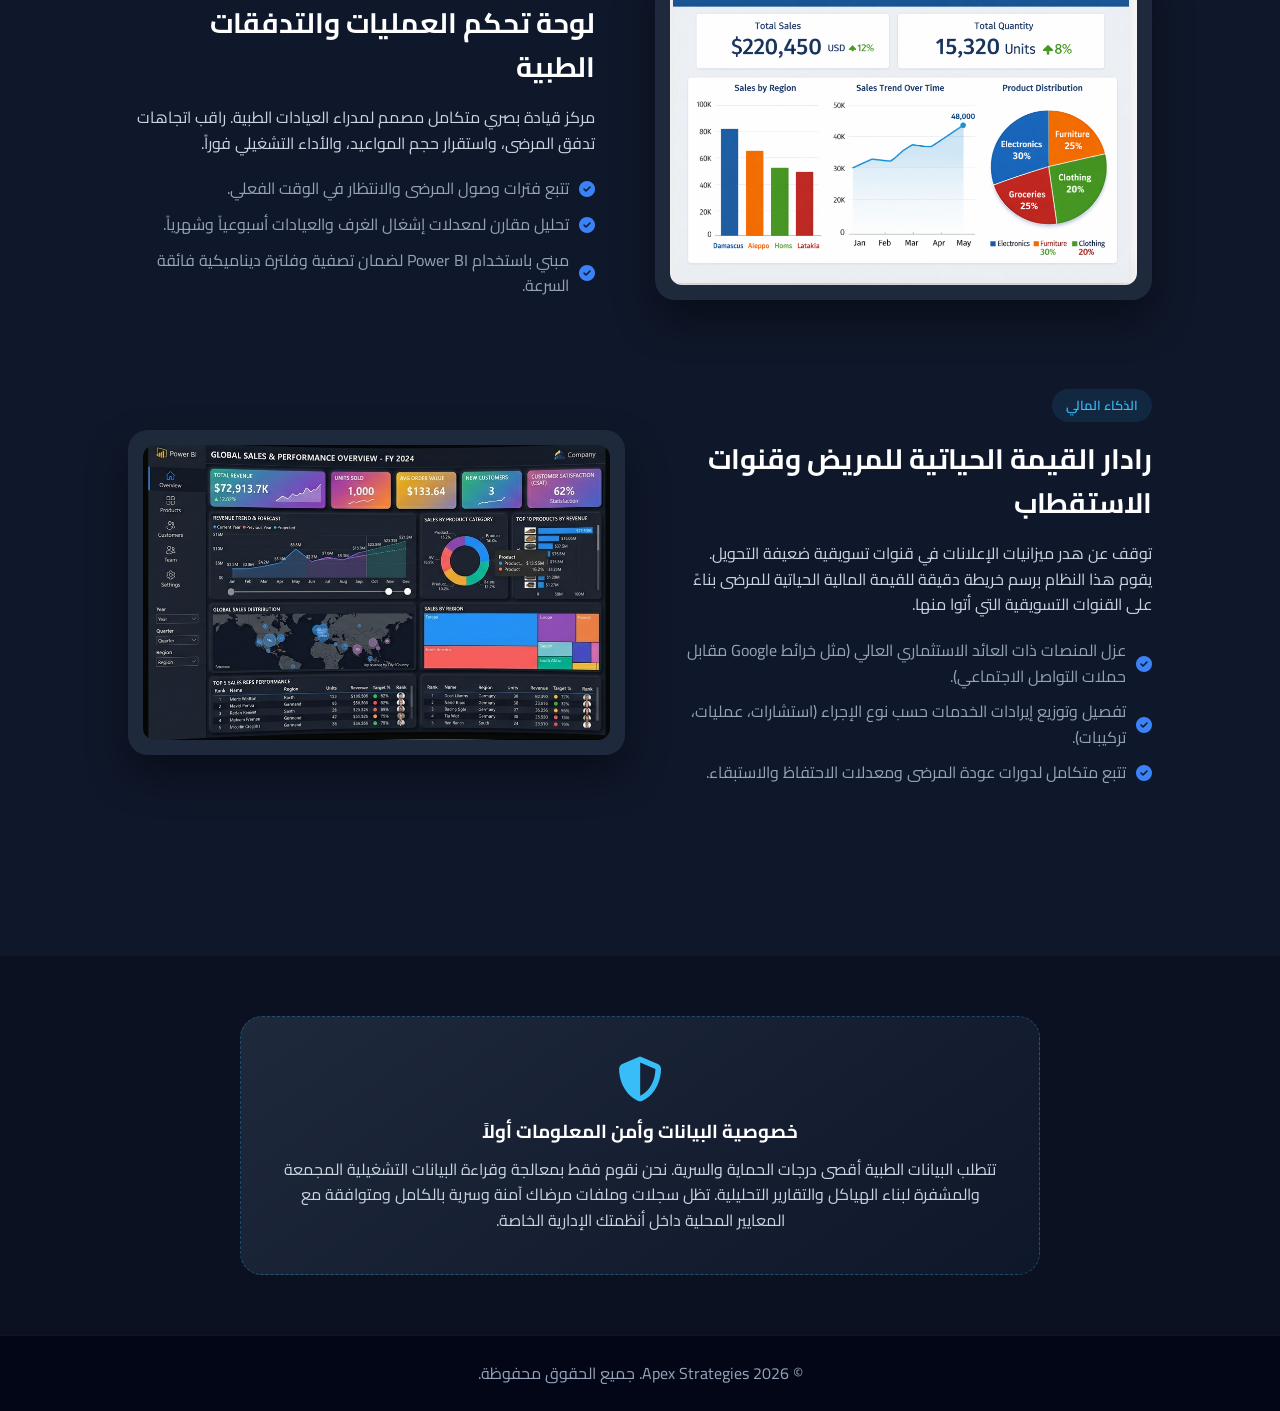
<file: clinic-ar.html>
<!DOCTYPE html>
<html lang="ar" dir="rtl">
<head>
<meta charset="UTF-8">
<meta name="viewport" content="width=device-width, initial-scale=1.0">
<title>حلول تحليلات العيادات - Apex Strategies</title>
<link rel="stylesheet" href="https://cdnjs.cloudflare.com/ajax/libs/font-awesome/6.5.0/css/all.min.css">
<link href="https://fonts.googleapis.com/css2?family=Poppins:wght@300;400;600;700&family=Cairo:wght@400;600;700&display=swap" rel="stylesheet">
<style>
*{
    margin:0;
    padding:0;
    box-sizing:border-box;
}
body{
    font-family:'Cairo', 'Poppins', sans-serif;
    background:#0f172a;
    color:white;
    line-height:1.6;
}
/* شريط التنقل (NAVBAR) */
.navbar {
    display: flex;
    justify-content: space-between;
    align-items: center;
    padding: 20px 10%;
    background: rgba(15, 23, 42, 0.8);
    backdrop-filter: blur(12px);
    position: fixed;
    top: 0;
    left: 0;
    width: 100%;
    z-index: 1000;
    border-bottom: 1px solid rgba(255, 255, 255, 0.05);
}
.nav-links {
    display: flex;
    align-items: center;
    gap: 15px;
}
.navbar .back-btn {
    display: flex;
    align-items: center;
    gap: 8px;
    color: #cbd5e1;
    text-decoration: none;
    font-weight: 600;
    transition: 0.3s ease;
}
.navbar .back-btn:hover {
    color: #3b82f6;
}
.btn-saas {
    background: linear-gradient(135deg, #3b82f6, #8b5cf6);
    color: white;
    border: none;
    padding: 8px 18px;
    border-radius: 20px;
    text-decoration: none;
    font-weight: 600;
    font-size: 14px;
    transition: 0.3s ease;
    box-shadow: 0 4px 15px rgba(139, 92, 246, 0.2);
}
.btn-saas:hover {
    transform: translateY(-2px);
    box-shadow: 0 6px 20px rgba(139, 92, 246, 0.4);
}
.lang-btn {
    display: flex;
    align-items: center;
    gap: 8px;
    background: #1e293b;
    color: white;
    border: 1px solid #334155;
    padding: 8px 16px;
    border-radius: 20px;
    text-decoration: none;
    font-weight: 600;
    font-size: 14px;
    transition: 0.3s ease;
}
.lang-btn:hover {
    border-color: #3b82f6;
    box-shadow: 0 0 15px rgba(59, 130, 246, 0.4);
    background: #0f172a;
}
.logo {
    font-size: 22px;
    font-weight: 700;
    color: white;
    text-decoration: none;
    letter-spacing: 1px;
    font-family: 'Poppins', sans-serif;
}
.logo span {
    color: #3b82f6;
}
/* القسم الرئيسي (HERO SECTION) */
.hero{
    display:flex;
    justify-content:space-between;
    align-items:center;
    gap:60px;
    padding:140px 10% 80px 10%;
    background:linear-gradient(120deg,#0f172a,#1e293b);
    min-height:80vh;
}
.hero-text{
    flex:1;
}
.hero-text h1{
    font-size:44px;
    line-height:1.3;
    margin-bottom:20px;
    font-weight: 700;
}
.hero-text p{
    color:#cbd5e1;
    margin-bottom:30px;
    font-size:18px;
}
.btn{
    display:inline-block;
    padding:14px 24px;
    border-radius:10px;
    text-decoration:none;
    transition:0.3s ease;
    font-weight:600;
}
.btn-primary{
    background:#3b82f6;
    color:white;
}
.btn-primary:hover{
    background:#2563eb;
}
/* التنسيقات العامة للأقسام */
section{
    padding:80px 10%;
}
h2{
    text-align:center;
    margin-bottom:15px;
    font-size:38px;
    font-weight: 700;
}
.section-subtitle {
    text-align: center;
    color: #94a3b8;
    margin-bottom: 50px;
    font-size: 18px;
    max-width: 600px;
    margin-left: auto;
    margin-right: auto;
}
/* شبكة المؤشرات (KPI GRID) */
.kpi-grid {
    display: grid;
    grid-template-columns: repeat(auto-fit, minmax(280px, 1fr));
    gap: 25px;
}
.kpi-card {
    background: #1e293b;
    padding: 30px;
    border-radius: 18px;
    border: 1px solid rgba(255, 255, 255, 0.02);
    transition: 0.3s ease;
}
.kpi-card:hover {
    transform: translateY(-5px);
    border-color: #38bdf8;
}
.kpi-card i {
    font-size: 35px;
    color: #38bdf8;
    margin-bottom: 15px;
}
.kpi-card h3 {
    font-size: 20px;
    margin-bottom: 10px;
}
.kpi-card p {
    color: #cbd5e1;
    font-size: 15px;
}
/* استعراض لوحات التحكم (SHOWCASE) */
.showcase-item {
    display: flex;
    align-items: center;
    gap: 60px;
    margin-bottom: 80px;
}
.showcase-item:nth-child(even) {
    flex-direction: row-reverse;
}
.showcase-img {
    flex: 1;
    background: #1e293b;
    padding: 15px;
    border-radius: 20px;
    box-shadow: 0 20px 40px rgba(0,0,0,0.4);
}
.showcase-img img {
    width: 100%;
    border-radius: 12px;
    display: block;
}
.showcase-text {
    flex: 1;
}
.showcase-text .badge {
    display: inline-block;
    background: rgba(56, 189, 248, 0.1);
    color: #38bdf8;
    padding: 6px 14px;
    border-radius: 30px;
    font-size: 13px;
    font-weight: 600;
    margin-bottom: 15px;
}
.showcase-text h3 {
    font-size: 28px;
    margin-bottom: 15px;
}
.showcase-text p {
    color: #cbd5e1;
    margin-bottom: 20px;
}
.showcase-text ul {
    list-style: none;
}
.showcase-text ul li {
    margin-bottom: 10px;
    color: #94a3b8;
    display: flex;
    align-items: center;
    gap: 10px;
}
.showcase-text ul li i {
    color: #3b82f6;
}
/* إشعار الخصوصية */
.privacy-notice {
    background: linear-gradient(145deg, #1e293b, #0f172a);
    padding: 40px;
    border-radius: 22px;
    text-align: center;
    border: 1px dashed rgba(56, 189, 248, 0.3);
    max-width: 800px;
    margin: 0 auto;
}
.privacy-notice i {
    font-size: 45px;
    color: #38bdf8;
    margin-bottom: 15px;
}
/* التذييل (FOOTER) */
footer{
    text-align:center;
    padding:25px;
    background:#020617;
    color:#94a3b8;
    border-top: 1px solid rgba(255, 255, 255, 0.05);
}
/* التجاوب مع الشاشات (RESPONSIVE) */
@media(max-width:950px){
    .hero {
        flex-direction: column;
        text-align: center;
        padding-top: 120px;
    }
    .showcase-item, .showcase-item:nth-child(even) {
        flex-direction: column;
        gap: 30px;
    }
    .hero-text h1 {
        font-size: 36px;
    }
}
</style>
</head>
<body>
<nav class="navbar">
    <div class="nav-links">
        <a href="index.html" class="back-btn">
            <i class="fas fa-arrow-right"></i> العودة للرئيسية
        </a>
        <a href="apex-saas.html" class="btn-saas"><i class="fas fa-project-diagram"></i> بوابة SaaS الموحدة</a>
        <a href="clinic.html" class="lang-btn">
            <i class="fas fa-globe"></i> English
        </a>
    </div>
    <a href="#" class="logo">Apex <span>Strategies</span></a>
</nav>

<section class="hero">
    <div class="hero-text">
        <h1>تعظيم إيرادات العيادات وتحسين العمليات التشغيلية للمرضى</h1>
        <p>
            حوّل البيانات الخام لعيادتك إلى رؤى صحية قابلة للتنفيذ. 
            قلل معدلات عدم الحضور، وتتبع العائد على الاستثمار التسويقي، وراقب أداء الأطباء عبر لوحات تحكم مخصصة.
        </p>
        <a href="index.html#contact" class="btn btn-primary">طلب عرض توضيحي مخصص</a>
    </div>
</section>

<section style="background: #0b1120;">
    <h2>المؤشرات الطبية الأساسية التي نتتبعها</h2>
    <p class="section-subtitle">نحن ندمج حلولنا مباشرة مع أدوات إدارة عيادتك لتوحيد وتجميع أهم المؤشرات التشغيلية الحيوية لديك.</p>
    
    <div class="kpi-grid">
        <div class="kpi-card">
            <i class="fas fa-user-slash"></i>
            <h3>معدل عدم الحضور</h3>
            <p>تحديد أنماط تخلف المرضى عن المواعيد المحجوزة لاسترداد ساعات العيادة المفقودة وتقليل الهدر التشغيلي.</p>
        </div>
        <div class="kpi-card">
            <i class="fas fa-hand-holding-dollar"></i>
            <h3>متوسط الإيراد لكل زيارة</h3>
            <p>تتبع القيمة المالية المتوسطة الناتجة عن زيارة المريض الواحدة عبر مختلف التخصصات الطبية.</p>
        </div>
        <div class="kpi-card">
            <i class="fas fa-user-md"></i>
            <h3>معدل استغلال وقت الأطباء</h3>
            <p>قياس ساعات الاستشارات والعمليات الفعلية مقابل إجمالي الساعات المتاحة لتحسين جداول عمل الكادر الطبي.</p>
        </div>
    </div>
</section>

<section id="solutions-showcase">
    <h2>حلولنا المجرّبة والناجحة</h2>
    <p class="section-subtitle">اكتشف لوحات التحكم المتخصصة والمصممة للتغلب على التحديات الإدارية الحرجة في القطاع الصحي.</p>
    
    <div class="showcase-item">
        <div class="showcase-img">
            <img src="dashboard1.png" alt="لوحة تحكم العمليات الطبية">
        </div>
        <div class="showcase-text">
            <span class="badge">الكفاءة التشغيلية</span>
            <h3>لوحة تحكم العمليات والتدفقات الطبية</h3>
            <p>
                مركز قيادة بصري متكامل مصمم لمدراء العيادات الطبية. راقب اتجاهات تدفق المرضى، واستقرار حجم المواعيد، والأداء التشغيلي فوراً.
            </p>
            <ul>
                <li><i class="fas fa-check-circle"></i> تتبع فترات وصول المرضى والانتظار في الوقت الفعلي.</li>
                <li><i class="fas fa-check-circle"></i> تحليل مقارن لمعدلات إشغال الغرف والعيادات أسبوعياً وشهرياً.</li>
                <li><i class="fas fa-check-circle"></i> مبني باستخدام Power BI لضمان تصفية وفلترة ديناميكية فائقة السرعة.</li>
            </ul>
        </div>
    </div>

    <div class="showcase-item">
        <div class="showcase-img">
            <img src="dashboard2.png" alt="رادار القنوات التسويقية">
        </div>
        <div class="showcase-text">
            <span class="badge">الذكاء المالي</span>
            <h3>رادار القيمة الحياتية للمريض وقنوات الاستقطاب</h3>
            <p>
                توقف عن هدر ميزانيات الإعلانات في قنوات تسويقية ضعيفة التحويل. يقوم هذا النظام برسم خريطة دقيقة للقيمة المالية الحياتية للمرضى بناءً على القنوات التسويقية التي أتوا منها.
            </p>
            <ul>
                <li><i class="fas fa-check-circle"></i> عزل المنصات ذات العائد الاستثماري العالي (مثل خرائط Google مقابل حملات التواصل الاجتماعي).</li>
                <li><i class="fas fa-check-circle"></i> تفصيل وتوزيع إيرادات الخدمات حسب نوع الإجراء (استشارات، عمليات، تركيبات).</li>
                <li><i class="fas fa-check-circle"></i> تتبع متكامل لدورات عودة المرضى ومعدلات الاحتفاظ والاستبقاء.</li>
            </ul>
        </div>
    </div>
</section>

<section style="background: #0b1120; padding: 60px 10%;">
    <div class="privacy-notice">
        <i class="fas fa-shield-halved"></i>
        <h3>خصوصية البيانات وأمن المعلومات أولاً</h3>
        <p style="color: #cbd5e1; margin-top: 10px;">
            تتطلب البيانات الطبية أقصى درجات الحماية والسرية. نحن نقوم فقط بمعالجة وقراءة البيانات التشغيلية المجمعة والمشفرة لبناء الهياكل والتقارير التحليلية. تظل سجلات وملفات مرضاك آمنة وسرية بالكامل ومتوافقة مع المعايير المحلية داخل أنظمتك الإدارية الخاصة.
        </p>
    </div>
</section>

<footer>
    <p>© 2026 Apex Strategies. جميع الحقوق محفوظة.</p>
</footer>
</body>
</html>
</file>
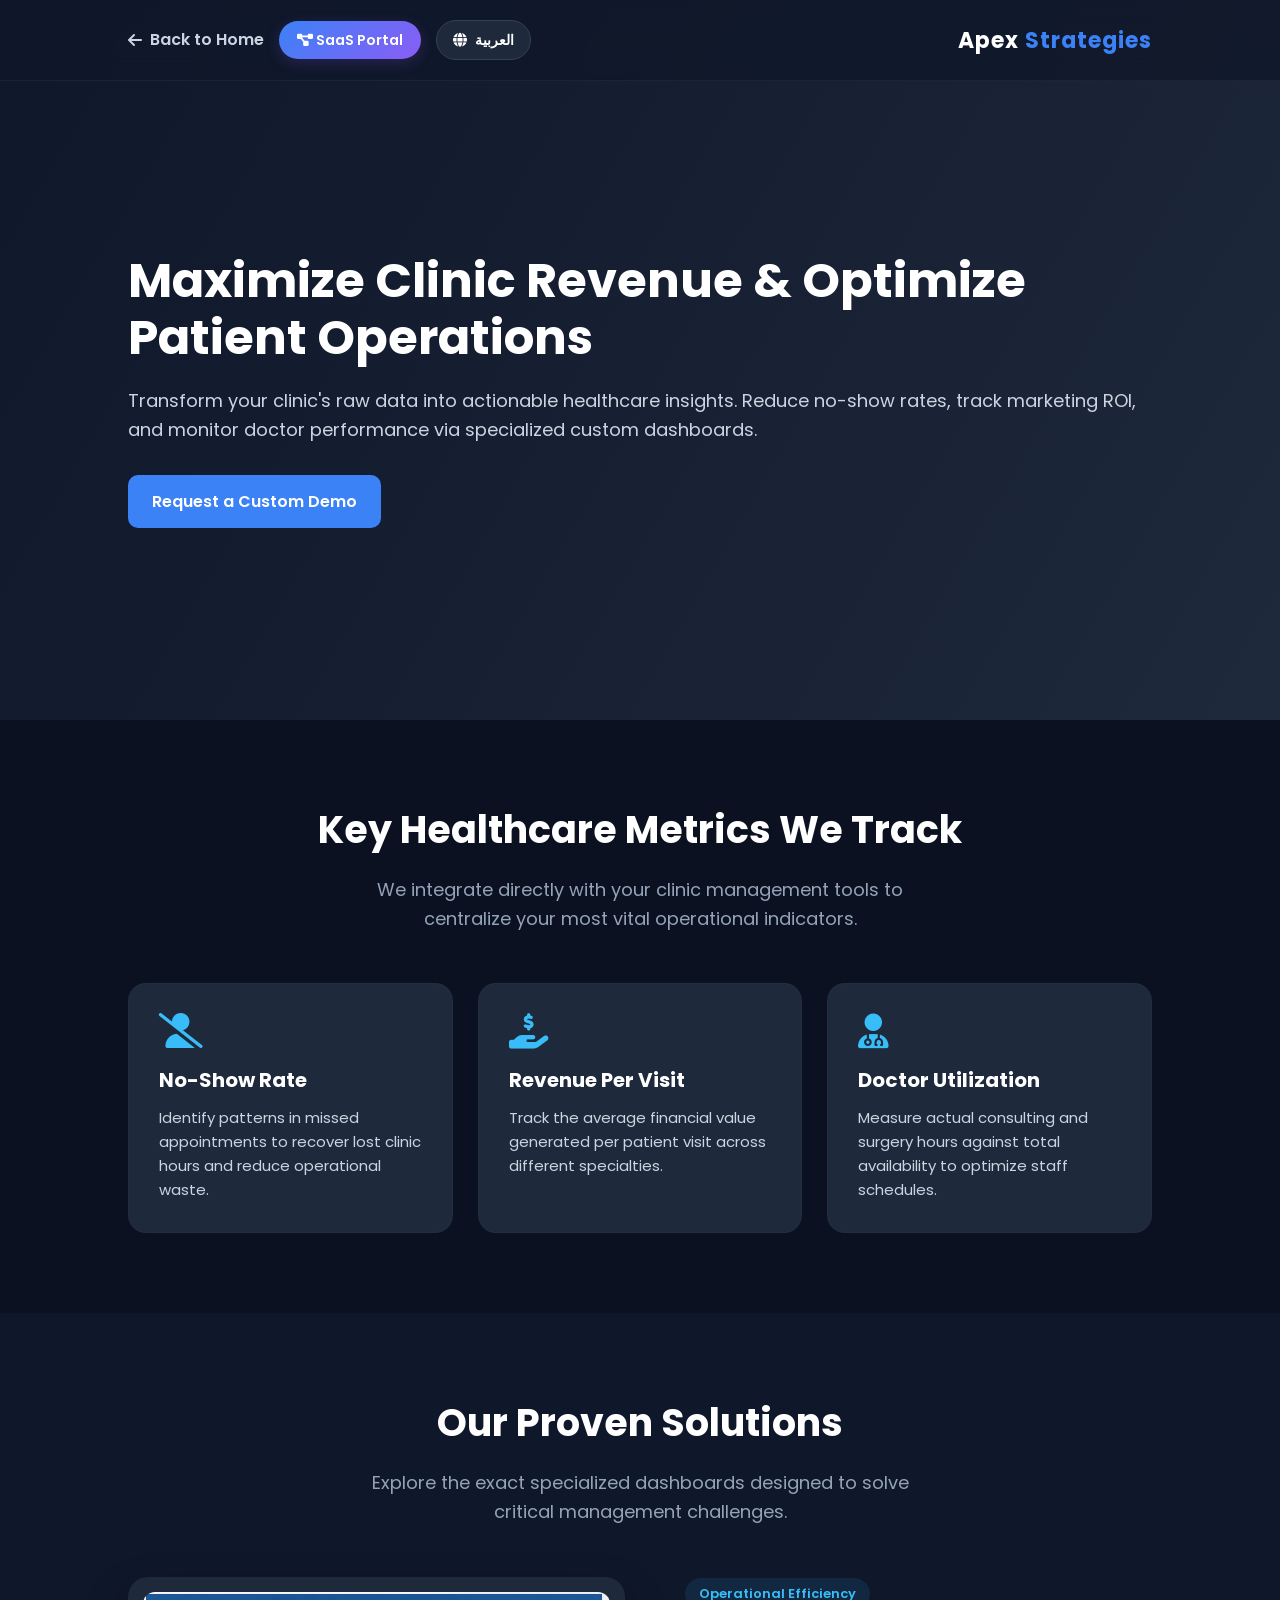
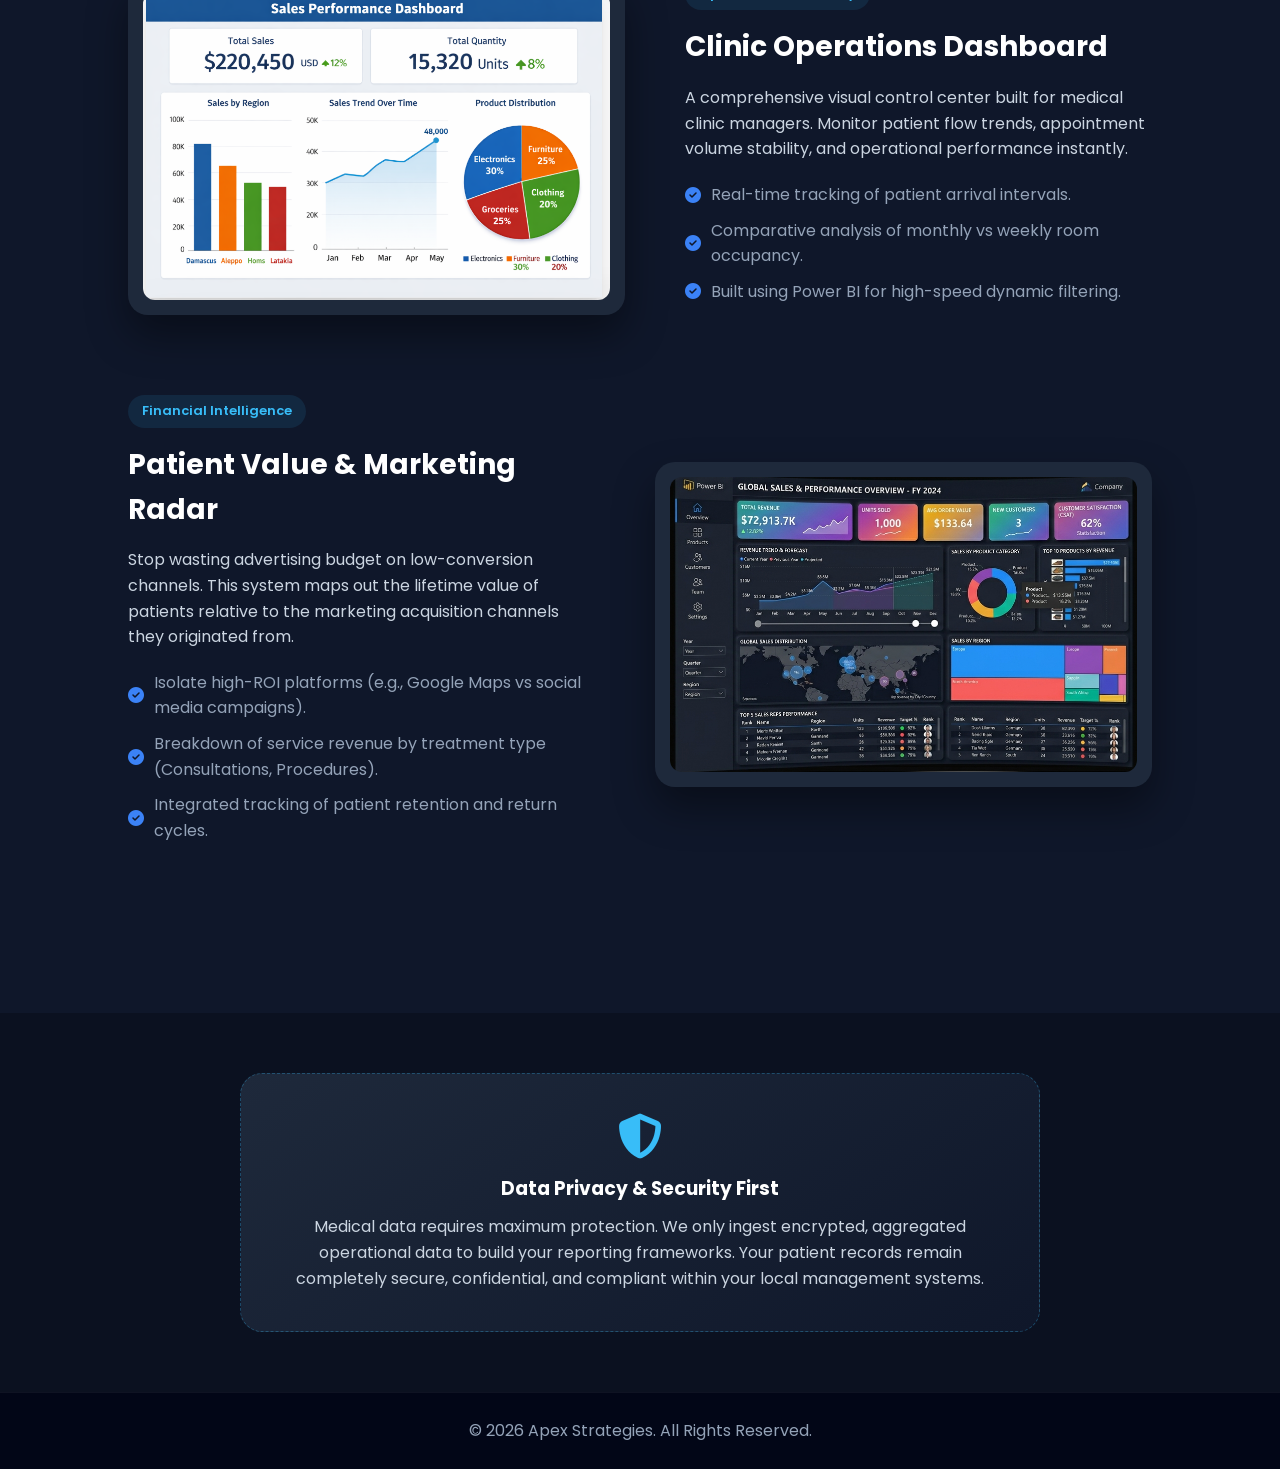
<file: clinic.html>
<!DOCTYPE html>
<html lang="en">
<head>
<meta charset="UTF-8">
<meta name="viewport" content="width=device-width, initial-scale=1.0">
<title>Clinic Analytics Solutions - Apex Strategies</title>
<link rel="stylesheet" href="https://cdnjs.cloudflare.com/ajax/libs/font-awesome/6.5.0/css/all.min.css">
<link href="https://fonts.googleapis.com/css2?family=Poppins:wght@300;400;600;700&display=swap" rel="stylesheet">
<style>
*{
    margin:0;
    padding:0;
    box-sizing:border-box;
}
body{
    font-family:'Poppins',sans-serif;
    background:#0f172a;
    color:white;
    line-height:1.6;
}
/* NAVBAR & LANGUAGE SWITCHER */
.navbar {
    display: flex;
    justify-content: space-between;
    align-items: center;
    padding: 20px 10%;
    background: rgba(15, 23, 42, 0.8);
    backdrop-filter: blur(12px);
    position: fixed;
    top: 0;
    left: 0;
    width: 100%;
    z-index: 1000;
    border-bottom: 1px solid rgba(255, 255, 255, 0.05);
}
.nav-links {
    display: flex;
    align-items: center;
    gap: 15px;
}
.navbar .back-btn {
    display: flex;
    align-items: center;
    gap: 8px;
    color: #cbd5e1;
    text-decoration: none;
    font-weight: 600;
    transition: 0.3s ease;
}
.navbar .back-btn:hover {
    color: #3b82f6;
}
.btn-saas {
    background: linear-gradient(135deg, #3b82f6, #8b5cf6);
    color: white;
    border: none;
    padding: 8px 18px;
    border-radius: 20px;
    text-decoration: none;
    font-weight: 600;
    font-size: 14px;
    transition: 0.3s ease;
    box-shadow: 0 4px 15px rgba(139, 92, 246, 0.2);
}
.btn-saas:hover {
    transform: translateY(-2px);
    box-shadow: 0 6px 20px rgba(139, 92, 246, 0.4);
}
.lang-btn {
    display: flex;
    align-items: center;
    gap: 8px;
    background: #1e293b;
    color: white;
    border: 1px solid #334155;
    padding: 8px 16px;
    border-radius: 20px;
    text-decoration: none;
    font-weight: 600;
    font-size: 14px;
    transition: 0.3s ease;
}
.lang-btn:hover {
    border-color: #3b82f6;
    box-shadow: 0 0 15px rgba(59, 130, 246, 0.4);
    background: #0f172a;
}
.logo {
    font-size: 22px;
    font-weight: 700;
    color: white;
    text-decoration: none;
    letter-spacing: 1px;
}
.logo span {
    color: #3b82f6;
}
/* HERO SECTION */
.hero{
    display:flex;
    justify-content:space-between;
    align-items:center;
    gap:60px;
    padding:140px 10% 80px 10%;
    background:linear-gradient(120deg,#0f172a,#1e293b);
    min-height:80vh;
}
.hero-text{
    flex:1;
}
.hero-text h1{
    font-size:48px;
    line-height:1.2;
    margin-bottom:20px;
}
.hero-text p{
    color:#cbd5e1;
    margin-bottom:30px;
    font-size:18px;
}
.btn{
    display:inline-block;
    padding:14px 24px;
    border-radius:10px;
    text-decoration:none;
    margin-right:12px;
    transition:0.3s ease;
    font-weight:600;
}
.btn-primary{
    background:#3b82f6;
    color:white;
}
.btn-primary:hover{
    background:#2563eb;
}
/* SECTION GENERAL */
section{
    padding:80px 10%;
}
h2{
    text-align:center;
    margin-bottom:15px;
    font-size:38px;
}
.section-subtitle {
    text-align: center;
    color: #94a3b8;
    margin-bottom: 50px;
    font-size: 18px;
    max-width: 600px;
    margin-left: auto;
    margin-right: auto;
}
/* CLINIC FEATURES / KPI GRID */
.kpi-grid {
    display: grid;
    grid-template-columns: repeat(auto-fit, minmax(280px, 1fr));
    gap: 25px;
}
.kpi-card {
    background: #1e293b;
    padding: 30px;
    border-radius: 18px;
    border: 1px solid rgba(255, 255, 255, 0.02);
    transition: 0.3s ease;
}
.kpi-card:hover {
    transform: translateY(-5px);
    border-color: #38bdf8;
}
.kpi-card i {
    font-size: 35px;
    color: #38bdf8;
    margin-bottom: 15px;
}
.kpi-card h3 {
    font-size: 20px;
    margin-bottom: 10px;
}
.kpi-card p {
    color: #cbd5e1;
    font-size: 15px;
}
/* DETAILED SHOWCASE (DASHBOARDS) */
.showcase-item {
    display: flex;
    align-items: center;
    gap: 60px;
    margin-bottom: 80px;
}
.showcase-item:nth-child(even) {
    flex-direction: row-reverse;
}
.showcase-img {
    flex: 1;
    background: #1e293b;
    padding: 15px;
    border-radius: 20px;
    box-shadow: 0 20px 40px rgba(0,0,0,0.4);
}
.showcase-img img {
    width: 100%;
    border-radius: 12px;
    display: block;
}
.showcase-text {
    flex: 1;
}
.showcase-text .badge {
    display: inline-block;
    background: rgba(56, 189, 248, 0.1);
    color: #38bdf8;
    padding: 6px 14px;
    border-radius: 30px;
    font-size: 13px;
    font-weight: 600;
    margin-bottom: 15px;
}
.showcase-text h3 {
    font-size: 28px;
    margin-bottom: 15px;
}
.showcase-text p {
    color: #cbd5e1;
    margin-bottom: 20px;
}
.showcase-text ul {
    list-style: none;
}
.showcase-text ul li {
    margin-bottom: 10px;
    color: #94a3b8;
    display: flex;
    align-items: center;
    gap: 10px;
}
.showcase-text ul li i {
    color: #3b82f6;
}
/* PRIVACY NOTICE */
.privacy-notice {
    background: linear-gradient(145deg, #1e293b, #0f172a);
    padding: 40px;
    border-radius: 22px;
    text-align: center;
    border: 1px dashed rgba(56, 189, 248, 0.3);
    max-width: 800px;
    margin: 0 auto;
}
.privacy-notice i {
    font-size: 45px;
    color: #38bdf8;
    margin-bottom: 15px;
}
/* FOOTER */
footer{
    text-align:center;
    padding:25px;
    background:#020617;
    color:#94a3b8;
    border-top: 1px solid rgba(255, 255, 255, 0.05);
}
/* RESPONSIVE */
@media(max-width:950px){
    .hero {
        flex-direction: column;
        text-align: center;
        padding-top: 120px;
    }
    .showcase-item, .showcase-item:nth-child(even) {
        flex-direction: column;
        gap: 30px;
    }
    .hero-text h1 {
        font-size: 36px;
    }
    .nav-links {
        gap: 10px;
    }
}
</style>
</head>
<body>
<nav class="navbar">
    <div class="nav-links">
        <a href="index.html" class="back-btn">
            <i class="fas fa-arrow-left"></i> Back to Home
        </a>
        <!-- إضافة ممر مرن لبوابة الحسابات السحابية المخصصة للمشتركين -->
        <a href="apex-saas.html" class="btn-saas"><i class="fas fa-project-diagram"></i> SaaS Portal</a>
        <a href="clinic-ar.html" class="lang-btn">
            <i class="fas fa-globe"></i> العربية
        </a>
    </div>
    <a href="#" class="logo">Apex <span>Strategies</span></a>
</nav>
<section class="hero">
    <div class="hero-text">
        <h1>Maximize Clinic Revenue & Optimize Patient Operations</h1>
        <p>
            Transform your clinic's raw data into actionable healthcare insights. 
            Reduce no-show rates, track marketing ROI, and monitor doctor performance via specialized custom dashboards.
        </p>
        <a href="index.html#contact" class="btn btn-primary">Request a Custom Demo</a>
    </div>
</section>
<section style="background: #0b1120;">
    <h2>Key Healthcare Metrics We Track</h2>
    <p class="section-subtitle">We integrate directly with your clinic management tools to centralize your most vital operational indicators.</p>
    
    <div class="kpi-grid">
        <div class="kpi-card">
            <i class="fas fa-user-slash"></i>
            <h3>No-Show Rate</h3>
            <p>Identify patterns in missed appointments to recover lost clinic hours and reduce operational waste.</p>
        </div>
        <div class="kpi-card">
            <i class="fas fa-hand-holding-dollar"></i>
            <h3>Revenue Per Visit</h3>
            <p>Track the average financial value generated per patient visit across different specialties.</p>
        </div>
        <div class="kpi-card">
            <i class="fas fa-user-md"></i>
            <h3>Doctor Utilization</h3>
            <p>Measure actual consulting and surgery hours against total availability to optimize staff schedules.</p>
        </div>
    </div>
</section>
<section id="solutions-showcase">
    <h2>Our Proven Solutions</h2>
    <p class="section-subtitle">Explore the exact specialized dashboards designed to solve critical management challenges.</p>
    <div class="showcase-item">
        <div class="showcase-img">
            <img src="dashboard1.png" alt="Clinic Operations Dashboard">
        </div>
        <div class="showcase-text">
            <span class="badge">Operational Efficiency</span>
            <h3>Clinic Operations Dashboard</h3>
            <p>
                A comprehensive visual control center built for medical clinic managers. Monitor patient flow trends, appointment volume stability, and operational performance instantly.
            </p>
            <ul>
                <li><i class="fas fa-check-circle"></i> Real-time tracking of patient arrival intervals.</li>
                <li><i class="fas fa-check-circle"></i> Comparative analysis of monthly vs weekly room occupancy.</li>
                <li><i class="fas fa-check-circle"></i> Built using Power BI for high-speed dynamic filtering.</li>
            </ul>
        </div>
    </div>
    <div class="showcase-item">
        <div class="showcase-img">
            <img src="dashboard2.png" alt="Marketing Channels Radar">
        </div>
        <div class="showcase-text">
            <span class="badge">Financial Intelligence</span>
            <h3>Patient Value & Marketing Radar</h3>
            <p>
                Stop wasting advertising budget on low-conversion channels. This system maps out the lifetime value of patients relative to the marketing acquisition channels they originated from.
            </p>
            <ul>
                <li><i class="fas fa-check-circle"></i> Isolate high-ROI platforms (e.g., Google Maps vs social media campaigns).</li>
                <li><i class="fas fa-check-circle"></i> Breakdown of service revenue by treatment type (Consultations, Procedures).</li>
                <li><i class="fas fa-check-circle"></i> Integrated tracking of patient retention and return cycles.</li>
            </ul>
        </div>
    </div>
</section>
<section style="background: #0b1120; padding: 60px 10%;">
    <div class="privacy-notice">
        <i class="fas fa-shield-halved"></i>
        <h3>Data Privacy & Security First</h3>
        <p style="color: #cbd5e1; margin-top: 10px;">
            Medical data requires maximum protection. We only ingest encrypted, aggregated operational data to build your reporting frameworks. Your patient records remain completely secure, confidential, and compliant within your local management systems.
        </p>
    </div>
</section>
<footer>
    <p>© 2026 Apex Strategies. All Rights Reserved.</p>
</footer>
</body>
</html>
</file>
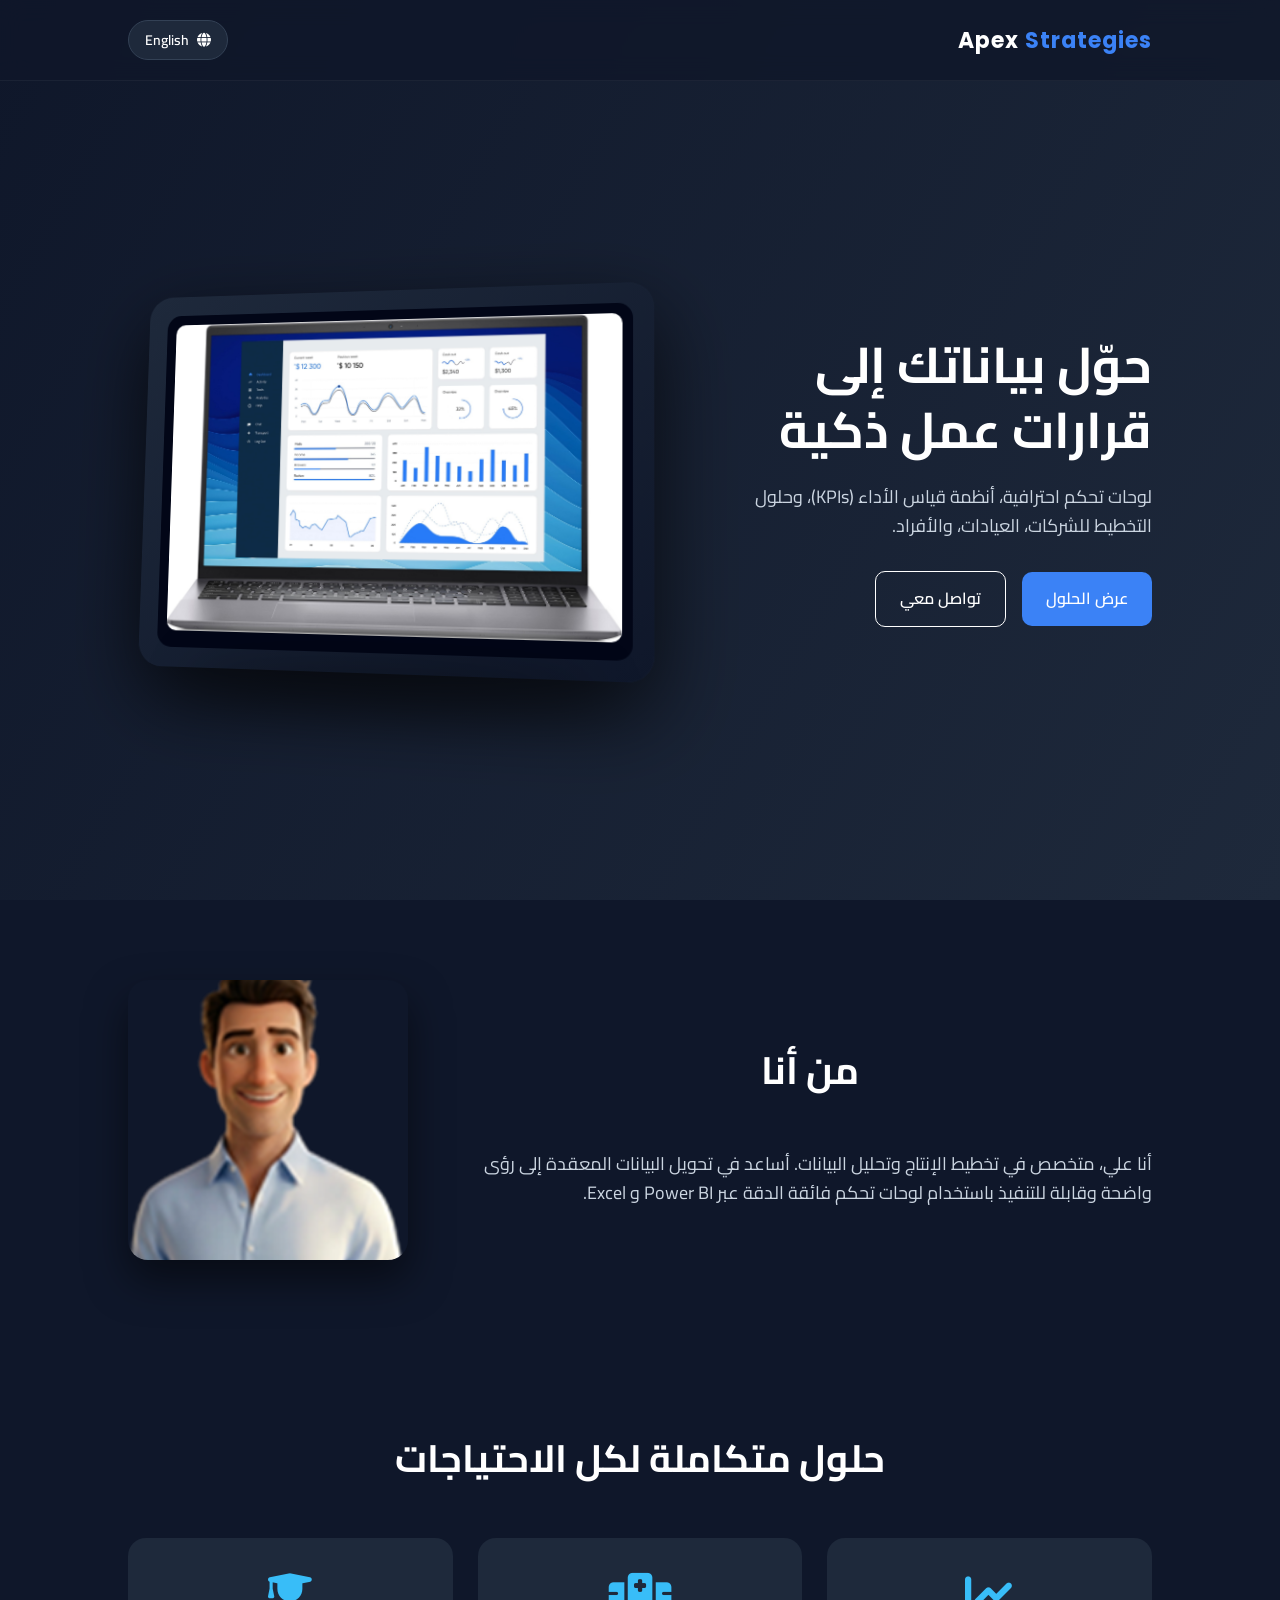
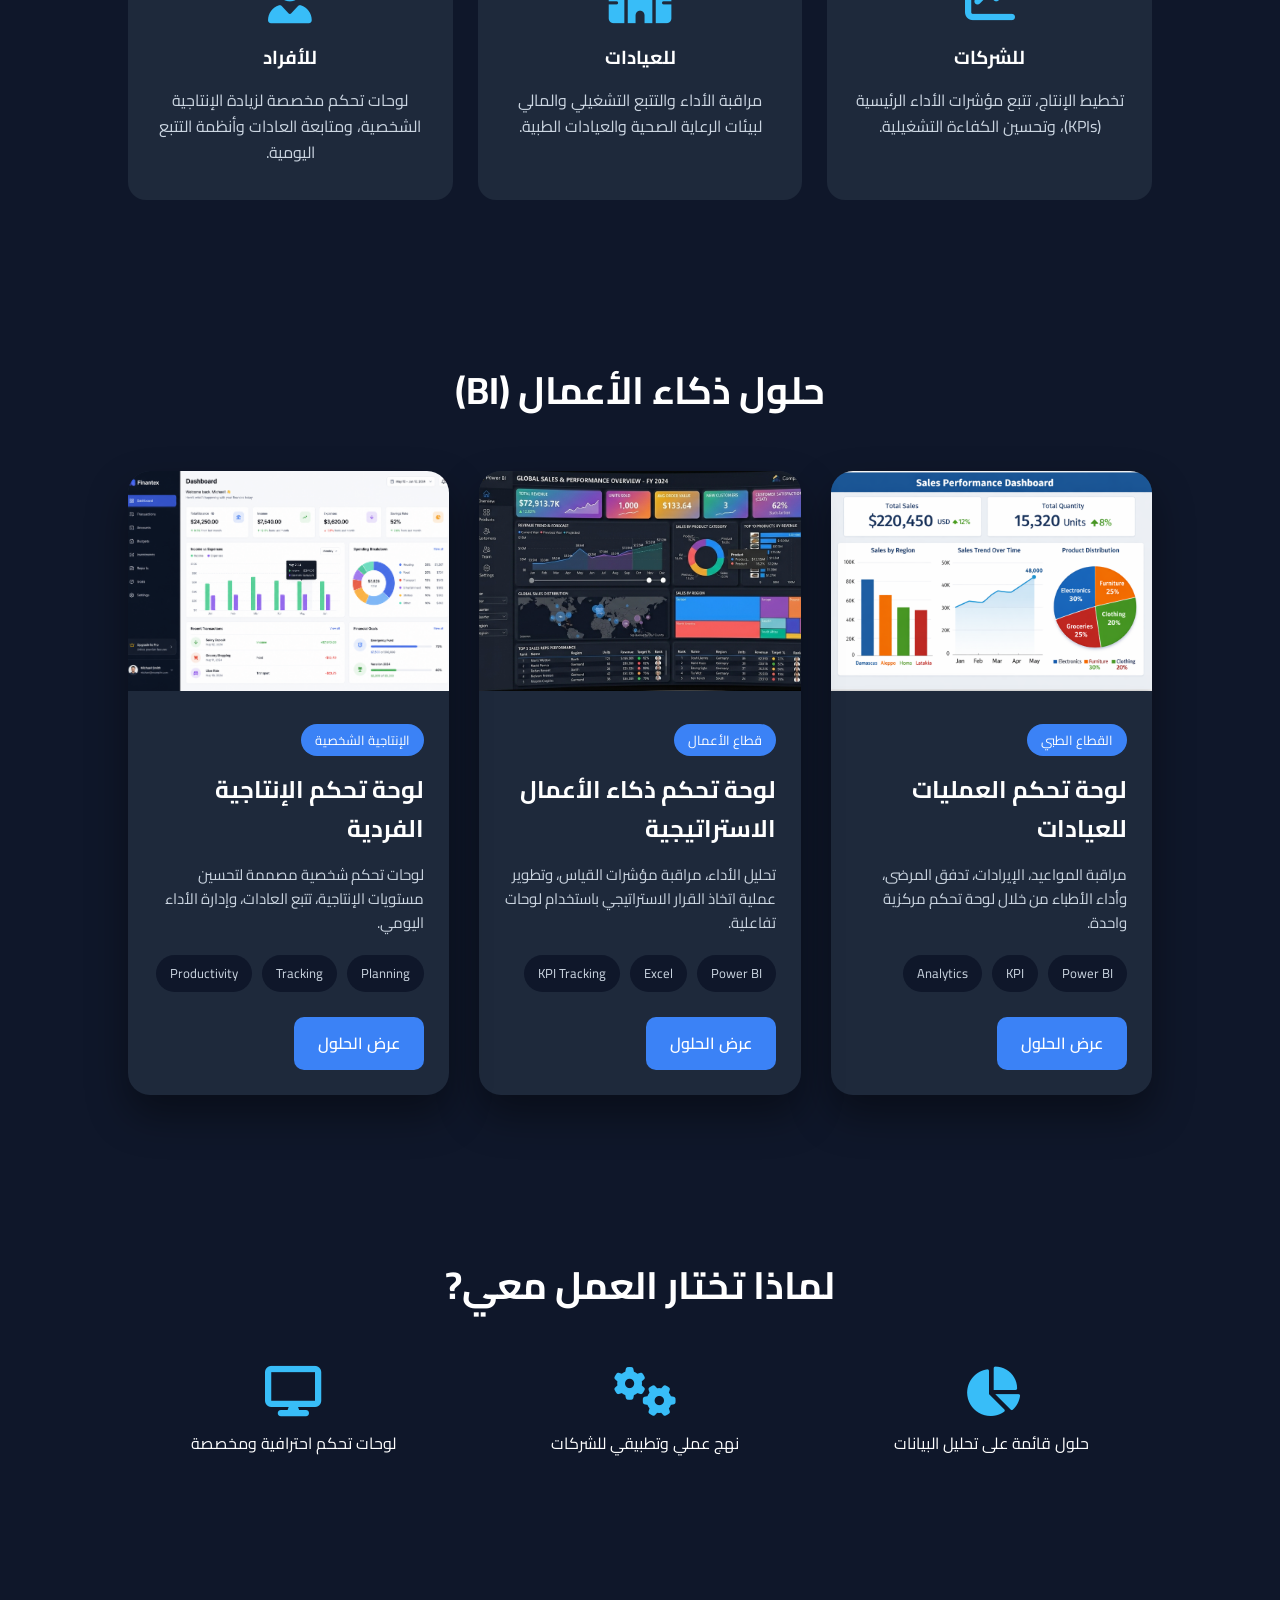
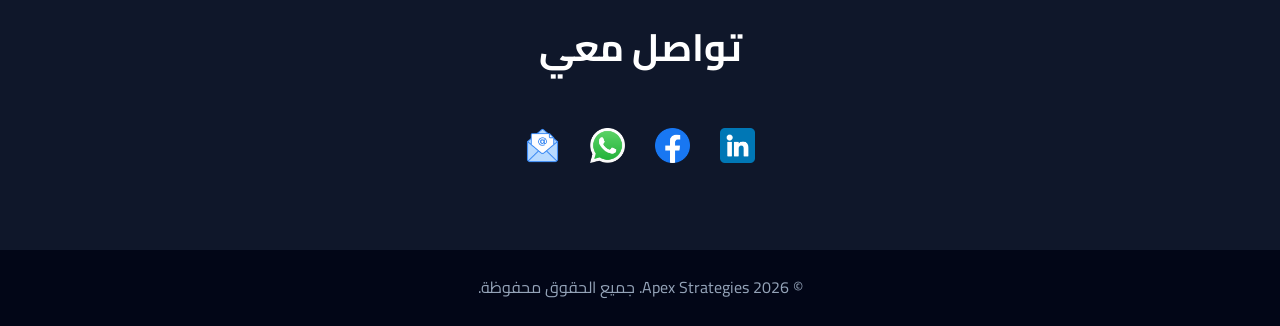
<file: index-ar.html>
<!DOCTYPE html>
<html lang="ar" dir="rtl">
<head>
<meta charset="UTF-8">
<meta name="viewport" content="width=device-width, initial-scale=1.0">
<title>Apex Strategies</title>
<link rel="stylesheet" href="https://cdnjs.cloudflare.com/ajax/libs/font-awesome/6.5.0/css/all.min.css">
<link href="https://fonts.googleapis.com/css2?family=Poppins:wght@300;400;600;700&family=Cairo:wght@400;600;700&display=swap" rel="stylesheet">
<style>
*{
    margin:0;
    padding:0;
    box-sizing:border-box;
}
body{
    font-family:'Cairo', 'Poppins', sans-serif;
    background:#0f172a;
    color:white;
    line-height:1.6;
}
/* NAVBAR & LANGUAGE SWITCHER */
.navbar {
    display: flex;
    justify-content: space-between;
    align-items: center;
    padding: 20px 10%;
    background: rgba(15, 23, 42, 0.8);
    backdrop-filter: blur(12px);
    position: fixed;
    top: 0;
    left: 0;
    width: 100%;
    z-index: 1000;
    border-bottom: 1px solid rgba(255, 255, 255, 0.05);
}
.logo {
    font-size: 22px;
    font-weight: 700;
    color: white;
    text-decoration: none;
    letter-spacing: 1px;
    font-family: 'Poppins', sans-serif;
}
.logo span {
    color: #3b82f6;
}
.lang-btn {
    display: flex;
    align-items: center;
    gap: 8px;
    background: #1e293b;
    color: white;
    border: 1px solid #334155;
    padding: 8px 16px;
    border-radius: 20px;
    text-decoration: none;
    font-weight: 600;
    font-size: 14px;
    transition: 0.3s ease;
}
.lang-btn:hover {
    border-color: #3b82f6;
    box-shadow: 0 0 15px rgba(59, 130, 246, 0.4);
    background: #0f172a;
}
/* HERO SECTION */
.hero{
    display:flex;
    justify-content:space-between;
    align-items:center;
    gap:60px;
    padding:140px 10% 80px 10%; 
    background:linear-gradient(120deg,#0f172a,#1e293b);
    min-height:100vh;
}
.hero-text{
    flex:1;
}
.hero-text h1{
    font-size:50px;
    line-height:1.3;
    margin-bottom:20px;
}
.hero-text p{
    color:#cbd5e1;
    margin-bottom:30px;
    font-size:18px;
}
.btn{
    display:inline-block;
    padding:14px 24px;
    border-radius:10px;
    text-decoration:none;
    margin-left:12px; 
    transition:0.3s ease;
    font-weight:600;
}
.btn-primary{
    background:#3b82f6;
    color:white;
}
.btn-primary:hover{
    background:#2563eb;
}
.btn-outline{
    border:1px solid white;
    color:white;
}
.btn-outline:hover{
    background:white;
    color:#0f172a;
}
/* HERO IMAGE */
.hero-image{
    position:relative;
    width:520px;
    padding:20px;
    border-radius:25px;
    background:linear-gradient(145deg,#1e293b,#0f172a);
    box-shadow:0 30px 80px rgba(0,0,0,0.7);
    transform:perspective(1200px) rotateY(-12deg) rotateX(5deg); 
    transition:0.5s ease;
}
.hero-image:hover{
    transform:perspective(1200px) rotateY(0deg) rotateX(0deg) scale(1.03);
}
.hero-image .screen{
    background:#020617;
    padding:10px;
    border-radius:15px;
    overflow:hidden;
}
.hero-image img{
    width:100%;
    border-radius:10px;
}
.hero-image::after{
    content:"";
    position:absolute;
    bottom:-25px;
    left:10%; 
    width:80%;
    height:25px;
    background:rgba(0,0,0,0.5);
    filter:blur(25px);
    border-radius:50%;
}
/* GENERAL SECTION */
section{
    padding:80px 10%;
}
h2{
    text-align:center;
    margin-bottom:50px;
    font-size:38px;
}
/* ABOUT */
.about{
    display:flex;
    justify-content:space-between;
    align-items:center;
    gap:60px;
}
.about-text{
    flex:1;
}
.about-text p{
    color:#cbd5e1;
    font-size:18px;
}
.about-image img{
    width:280px;
    height:280px;
    object-fit:cover;
    border-radius:20px;
    box-shadow:0 20px 40px rgba(0,0,0,0.5);
}
/* SERVICES */
.services{
    display:grid;
    grid-template-columns:repeat(auto-fit,minmax(250px,1fr));
    gap:25px;
}
.card{
    background:#1e293b;
    padding:35px 25px;
    border-radius:18px;
    text-align:center;
    transition:0.3s ease;
}
.card:hover{
    transform:translateY(-10px);
}
.card i{
    font-size:50px;
    color:#38bdf8;
    margin-bottom:20px;
    transition:0.3s ease;
}
.card:hover i{
    transform:scale(1.15);
}
.card h3{
    margin-bottom:15px;
}
.card p{
    color:#cbd5e1;
}
/* PORTFOLIO */
.portfolio{
    display:grid;
    grid-template-columns:repeat(auto-fit,minmax(320px,1fr));
    gap:30px;
}
.portfolio-card{
    background:#1e293b;
    border-radius:22px;
    overflow:hidden;
    transition:0.4s ease;
    box-shadow:0 20px 40px rgba(0,0,0,0.4);
}
.portfolio-card:hover{
    transform:translateY(-10px);
}
.portfolio-card img{
    width:100%;
    height:220px;
    object-fit:cover;
}
.portfolio-info{
    padding:25px;
}
.tag{
    display:inline-block;
    background:#3b82f6;
    color:white;
    padding:6px 14px;
    border-radius:30px;
    font-size:13px;
    margin-bottom:15px;
}
.portfolio-info h3{
    font-size:24px;
    margin-bottom:15px;
}
.portfolio-info p{
    color:#cbd5e1;
    margin-bottom:20px;
    font-size:15px;
}
.tools{
    display:flex;
    flex-wrap:wrap;
    gap:10px;
    margin-bottom:25px;
}
.tools span{
    background:#0f172a;
    padding:8px 14px;
    border-radius:30px;
    font-size:13px;
    color:#cbd5e1;
}
/* WHY WORK WITH ME */
.why{
    display:flex;
    justify-content:space-around;
    text-align:center;
    gap:30px;
    flex-wrap:wrap;
}
.why div{
    max-width:250px;
}
.why i{
    font-size:50px;
    color:#38bdf8;
    margin-bottom:15px;
    transition:0.3s ease;
}
.why div:hover i{
    transform:scale(1.2);
}
/* CONTACT */
.contact{
    text-align:center;
    display:flex;
    justify-content:center;
    align-items:center;
    gap:30px;
}
.contact img{
    width:35px;
    height:35px;
    transition:0.3s ease;
    cursor:pointer;
}
.contact img:hover{
    transform:scale(1.15);
}
/* FOOTER */
footer{
    text-align:center;
    padding:25px;
    background:#020617;
    color:#94a3b8;
}
/* RESPONSIVE */
@media(max-width:950px){
.hero{
    flex-direction:column;
    text-align:center;
    padding-top: 120px;
}
.about{
    flex-direction:column;
    text-align:center;
}
.hero-image{
    width:100%;
    max-width:500px;
}
.about-image img{
    width:100%;
    max-width:350px;
}
.hero-text h1{
    font-size:38px;
}
.btn {
    margin: 6px;
}
}
</style>
</head>
<body>
<nav class="navbar">
    <a href="#" class="logo">Apex <span>Strategies</span></a>
    <a href="index.html" class="lang-btn">
        <i class="fas fa-globe"></i> English
    </a>
</nav>
<section class="hero">
    <div class="hero-text">
        <h1>حوّل بياناتك إلى قرارات عمل ذكية</h1>
        <p>
            لوحات تحكم احترافية، أنظمة قياس الأداء (KPIs)، وحلول التخطيط
            للشركات، العيادات، والأفراد.
        </p>
        <a href="#portfolio" class="btn btn-primary">عرض الحلول</a>
        <a href="#contact" class="btn btn-outline">تواصل معي</a>
    </div>
    <div class="hero-image">
        <div class="screen">
            <img src="hero img.jpg" alt="Dashboard">
        </div>
    </div>
</section>
<section class="about">
    <div class="about-text">
        <h2>من أنا</h2>
        <p>
            أنا علي، متخصص في تخطيط الإنتاج وتحليل البيانات.
            أساعد في تحويل البيانات المعقدة إلى رؤى واضحة وقابلة للتنفيذ
            باستخدام لوحات تحكم فائقة الدقة عبر Power BI و Excel.
        </p>
    </div>
    <div class="about-image">
        <img src="about me.png" alt="Ali">
    </div>
</section>
<section>
    <h2>حلول متكاملة لكل الاحتياجات</h2>
    <div class="services">
        <div class="card">
            <i class="fas fa-chart-line"></i>
            <h3>للشركات</h3>
            <p>
                تخطيط الإنتاج، تتبع مؤشرات الأداء الرئيسية (KPIs)،
                وتحسين الكفاءة التشغيلية.
            </p>
        </div>
        <div class="card">
            <i class="fas fa-hospital"></i>
            <h3>للعيادات</h3>
            <p>
                مراقبة الأداء والتتبع التشغيلي والمالي
                لبيئات الرعاية الصحية والعيادات الطبية.
            </p>
        </div>
        <div class="card">
            <i class="fas fa-user-graduate"></i>
            <h3>للأفراد</h3>
            <p>
                لوحات تحكم مخصصة لزيادة الإنتاجية الشخصية،
                ومتابعة العادات وأنظمة التتبع اليومية.
            </p>
        </div>
    </div>
</section>
<section id="portfolio">
    <h2>حلول ذكاء الأعمال (BI)</h2>
    <div class="portfolio">
        <div class="portfolio-card">
            <img src="dashboard1.png" alt="Clinic Dashboard">
            <div class="portfolio-info">
                <span class="tag">القطاع الطبي</span>
                <h3>لوحة تحكم العمليات للعيادات</h3>
                <p>
                    مراقبة المواعيد، الإيرادات، تدفق المرضى،
                    وأداء الأطباء من خلال لوحة تحكم مركزية واحدة.
                </p>
                <div class="tools">
                    <span>Power BI</span>
                    <span>KPI</span>
                    <span>Analytics</span>
                </div>
                <a href="clinic-ar.html" class="btn btn-primary">
                    عرض الحلول
                </a>
            </div>
        </div>
        <div class="portfolio-card">
            <img src="dashboard2.png" alt="Business Dashboard">
            <div class="portfolio-info">
                <span class="tag">قطاع الأعمال</span>
                <h3>لوحة تحكم ذكاء الأعمال الاستراتيجية</h3>
                <p>
                    تحليل الأداء، مراقبة مؤشرات القياس،
                    وتطوير عملية اتخاذ القرار الاستراتيجي باستخدام لوحات تفاعلية.
                </p>
                <div class="tools">
                    <span>Power BI</span>
                    <span>Excel</span>
                    <span>KPI Tracking</span>
                </div>
                <a href="business-ar.html" class="btn btn-primary">
                    عرض الحلول
                </a>
            </div>
        </div>
        <div class="portfolio-card">
            <img src="dasboard41.png" alt="Individual Dashboard">
            <div class="portfolio-info">
                <span class="tag">الإنتاجية الشخصية</span>
                <h3>لوحة تحكم الإنتاجية الفردية</h3>
                <p>
                    لوحات تحكم شخصية مصممة لتحسين مستويات الإنتاجية،
                    تتبع العادات، وإدارة الأداء اليومي.
                </p>
                <div class="tools">
                    <span>Planning</span>
                    <span>Tracking</span>
                    <span>Productivity</span>
                </div>
                <a href="individual-ar.html" class="btn btn-primary">
                    عرض الحلول
                </a>
            </div>
        </div>
    </div>
</section>
<section>
    <h2>لماذا تختار العمل معي?</h2>
    <div class="why">
        <div>
            <i class="fas fa-chart-pie"></i>
            <p>حلول قائمة على تحليل البيانات</p>
        </div>
        <div>
            <i class="fas fa-gears"></i>
            <p>نهج عملي وتطبيقي للشركات</p>
        </div>
        <div>
            <i class="fas fa-display"></i>
            <p>لوحات تحكم احترافية ومخصصة</p>
        </div>
    </div>
</section>
<section id="contact">
    <h2>تواصل معي</h2>
    <div class="contact">
        <a href="https://www.linkedin.com/company/109245589/admin/dashboard/" target="_blank">
            <img src="linkedin.png" alt="LinkedIn">
        </a>
        <a href="https://www.facebook.com/profile.php?id=61586230434467" target="_blank">
            <img src="facebook.png" alt="Facebook">
        </a>
        <a href="https://wa.me/963985212728" target="_blank">
            <img src="whatsapp.png" alt="WhatsApp">
        </a>
        <a href="mailto:your@email.com">
            <img src="email.png" alt="Email">
        </a>
    </div>
</section>
<footer>
    <p>© 2026 Apex Strategies. جميع الحقوق محفوظة.</p>
</footer>
</body>
</html>
</file>
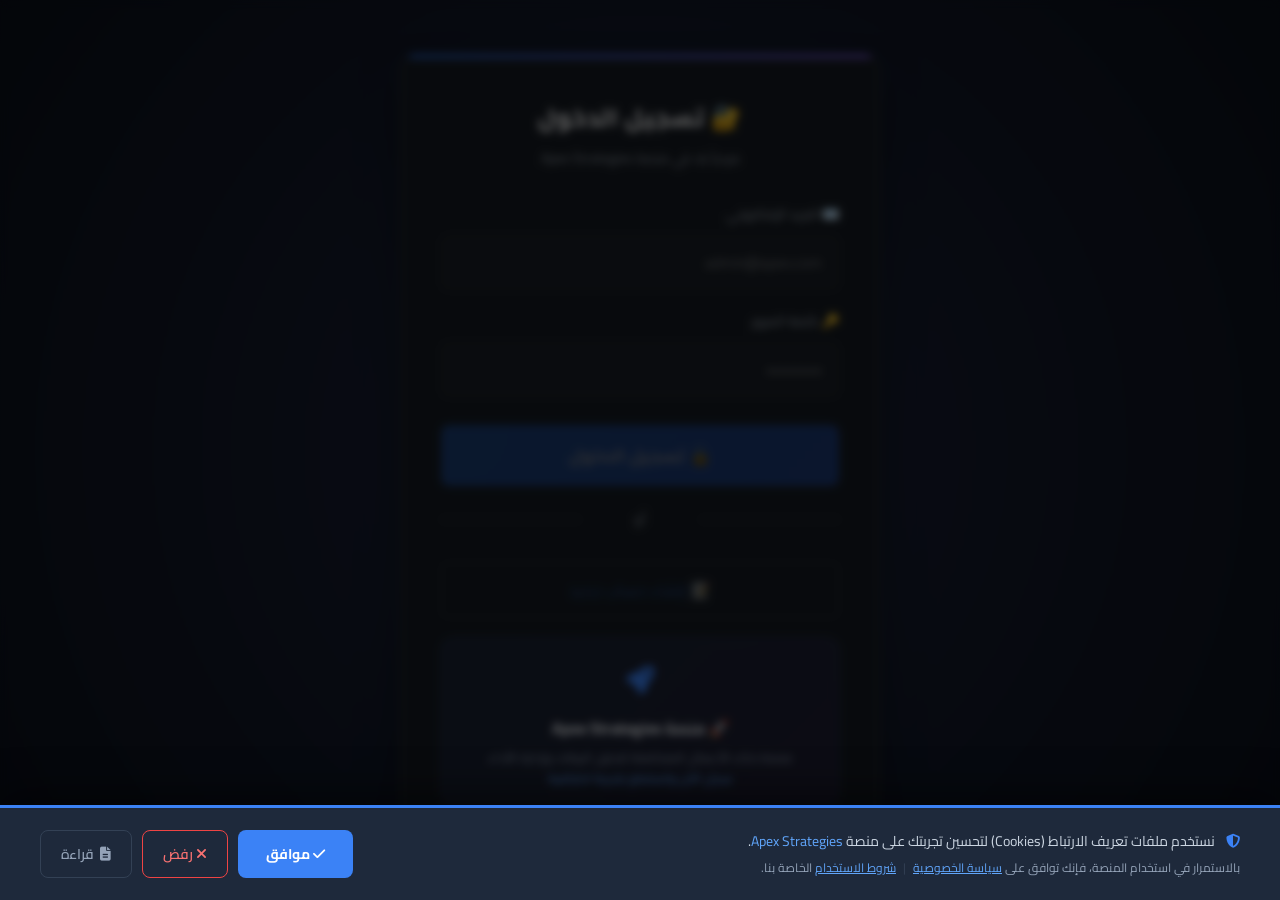
<file: login.html>
<!DOCTYPE html>
<html lang="ar" dir="rtl">
<head>
    <meta charset="UTF-8">
    <meta name="viewport" content="width=device-width, initial-scale=1.0">
    <title>Apex Strategies - Login</title>
    <link href="https://fonts.googleapis.com/css2?family=Cairo:wght@400;600;700&display=swap" rel="stylesheet">
    <link rel="stylesheet" href="https://cdnjs.cloudflare.com/ajax/libs/font-awesome/6.5.0/css/all.min.css">
    <style>
        :root {
            --bg-color: #0d1117;
            --card-bg: #161b22;
            --text-color: #c9d1d9;
            --input-bg: #21262d;
            --border-color: #30363d;
            --button-bg: #1f6feb;
            --button-hover: #388bfd;
            --success-color: #2ea043;
            --error-color: #f85149;
            --warning-color: #d29922;
        }

        * { box-sizing: border-box; margin: 0; padding: 0; font-family: 'Cairo', sans-serif; }
        
        body { 
            background-color: var(--bg-color); 
            color: var(--text-color); 
            display: flex; 
            justify-content: center; 
            align-items: center; 
            min-height: 100vh; 
            padding: 20px;
            background: radial-gradient(circle at center, #1a233a 0%, #0b0f19 100%);
        }

        .login-card {
            background: var(--card-bg);
            padding: 40px;
            border-radius: 16px;
            border: 1px solid var(--border-color);
            width: 100%;
            max-width: 480px;
            box-shadow: 0 25px 50px -12px rgba(0,0,0,0.5);
            position: relative;
            overflow: hidden;
            z-index: 1;
        }

        .login-card::before {
            content: '';
            position: absolute;
            top: 0;
            left: 0;
            right: 0;
            height: 3px;
            background: linear-gradient(90deg, #1f6feb, #8b5cf6);
        }

        .login-card h2 {
            text-align: center;
            margin-bottom: 5px;
            color: #ffffff;
            font-weight: 700;
            letter-spacing: 1px;
            font-size: 24px;
        }

        .login-card .subtitle {
            text-align: center;
            color: #8b949e;
            font-size: 14px;
            margin-bottom: 30px;
        }

        .form-group {
            display: flex;
            flex-direction: column;
            gap: 8px;
            margin-bottom: 18px;
        }

        .form-group label {
            font-size: 14px;
            color: #8b949e;
            font-weight: 600;
        }

        .form-group input,
        .form-group select {
            width: 100%;
            padding: 12px 16px;
            background: var(--input-bg);
            border: 1px solid var(--border-color);
            border-radius: 8px;
            color: white;
            font-size: 15px;
            transition: all 0.3s ease;
        }

        .form-group input:focus,
        .form-group select:focus {
            border-color: var(--button-bg);
            outline: none;
            box-shadow: 0 0 0 3px rgba(31, 111, 235, 0.15);
        }

        .form-group select option {
            background: var(--card-bg);
            color: white;
        }

        .form-group input:disabled,
        .form-group select:disabled {
            opacity: 0.4;
            cursor: not-allowed;
        }

        .form-row {
            display: flex;
            gap: 12px;
        }

        .form-row .form-group {
            flex: 1;
        }

        .btn-submit {
            width: 100%;
            padding: 14px;
            background: linear-gradient(135deg, var(--button-bg), #2563eb);
            border: none;
            border-radius: 8px;
            color: white;
            font-size: 18px;
            font-weight: 700;
            cursor: pointer;
            transition: all 0.3s ease;
            margin-top: 10px;
        }

        .btn-submit:hover:not(:disabled) {
            transform: translateY(-2px);
            box-shadow: 0 8px 20px rgba(31, 111, 235, 0.3);
        }

        .btn-submit:disabled {
            opacity: 0.4;
            cursor: not-allowed;
            transform: none;
        }

        .btn-secondary {
            width: 100%;
            padding: 12px;
            background: transparent;
            color: var(--button-bg);
            border: 1px solid var(--border-color);
            border-radius: 8px;
            font-size: 16px;
            font-weight: 600;
            cursor: pointer;
            transition: all 0.3s ease;
            margin-top: 10px;
        }

        .btn-secondary:hover:not(:disabled) {
            background: var(--input-bg);
            border-color: var(--button-bg);
        }

        .btn-secondary:disabled {
            opacity: 0.4;
            cursor: not-allowed;
        }

        .divider {
            text-align: center;
            margin: 20px 0;
            color: #8b949e;
            font-size: 14px;
            position: relative;
        }

        .divider::before,
        .divider::after {
            content: '';
            position: absolute;
            top: 50%;
            width: 35%;
            height: 1px;
            background: var(--border-color);
        }

        .divider::before { left: 0; }
        .divider::after { right: 0; }

        .message {
            text-align: center;
            margin-top: 15px;
            padding: 12px;
            border-radius: 8px;
            display: none;
            font-size: 14px;
            font-weight: 600;
        }

        .message.error {
            display: block;
            background: rgba(248, 81, 73, 0.1);
            border: 1px solid var(--error-color);
            color: var(--error-color);
        }

        .message.success {
            display: block;
            background: rgba(46, 160, 67, 0.1);
            border: 1px solid var(--success-color);
            color: var(--success-color);
        }

        .message.warning {
            display: block;
            background: rgba(210, 153, 34, 0.1);
            border: 1px solid var(--warning-color);
            color: var(--warning-color);
        }

        .loading {
            text-align: center;
            margin-top: 15px;
            display: none;
            color: var(--button-bg);
        }

        .loading::after {
            content: '...';
            animation: dots 1.5s steps(4, end) infinite;
        }

        @keyframes dots {
            0% { content: ''; }
            25% { content: '.'; }
            50% { content: '..'; }
            75% { content: '...'; }
        }

        .password-hint {
            font-size: 12px;
            color: #8b949e;
            margin-top: 4px;
        }

        .form-field-error {
            border-color: var(--error-color) !important;
        }

        /* ============================================== */
        /* ⭐ إعلان الترحيب */
        /* ============================================== */
        .welcome-box {
            background: linear-gradient(135deg, rgba(59, 130, 246, 0.08), rgba(139, 92, 246, 0.08));
            border: 1px solid rgba(59, 130, 246, 0.2);
            border-radius: 12px;
            padding: 16px 20px;
            margin-top: 20px;
            text-align: center;
            transition: all 0.3s ease;
        }

        .welcome-box:hover {
            background: linear-gradient(135deg, rgba(59, 130, 246, 0.12), rgba(139, 92, 246, 0.12));
            border-color: rgba(59, 130, 246, 0.4);
            transform: translateY(-2px);
        }

        .welcome-box .icon {
            font-size: 28px;
            color: #3b82f6;
            margin-bottom: 6px;
        }

        .welcome-box h4 {
            color: #f1f5f9;
            font-size: 16px;
            font-weight: 700;
            margin-bottom: 4px;
        }

        .welcome-box p {
            color: #94a3b8;
            font-size: 13px;
            line-height: 1.6;
        }

        .welcome-box .highlight {
            color: #60a5fa;
            font-weight: 600;
        }

        /* ============================================== */
        /* ⭐ Toast Notification */
        /* ============================================== */
        .toast {
            position: fixed;
            bottom: 100px;
            left: 50%;
            transform: translateX(-50%);
            background: #1e293b;
            color: white;
            padding: 14px 28px;
            border-radius: 10px;
            z-index: 10001;
            opacity: 0;
            transition: all 0.4s ease;
            box-shadow: 0 8px 30px rgba(0,0,0,0.5);
            max-width: 400px;
            border: 1px solid var(--border-color);
            font-weight: 600;
            font-size: 14px;
            text-align: center;
            pointer-events: none;
        }

        .toast.show {
            opacity: 1;
            transform: translateX(-50%) translateY(0);
        }

        .toast.success { border-right: 4px solid var(--success-color); }
        .toast.error { border-right: 4px solid var(--error-color); }
        .toast.info { border-right: 4px solid var(--button-bg); }
        .toast.warning { border-right: 4px solid var(--warning-color); }

        /* ============================================== */
        /* ⭐ طبقة التغطية (Overlay) */
        /* ============================================== */
        #consent-overlay {
            display: none;
            position: fixed;
            top: 0;
            left: 0;
            right: 0;
            bottom: 0;
            background: rgba(0, 0, 0, 0.6);
            z-index: 9998;
            backdrop-filter: blur(4px);
            -webkit-backdrop-filter: blur(4px);
        }

        /* ============================================== */
        /* ⭐ نافذة الموافقة على الخصوصية والشروط */
        /* ============================================== */
        #privacy-consent {
            display: none;
            position: fixed;
            bottom: 0;
            left: 0;
            right: 0;
            background: #1e293b;
            border-top: 3px solid #3b82f6;
            padding: 20px 30px;
            z-index: 9999;
            box-shadow: 0 -10px 40px rgba(0,0,0,0.5);
            animation: slideUp 0.5s ease-out;
        }

        @keyframes slideUp {
            from {
                opacity: 0;
                transform: translateY(100px);
            }
            to {
                opacity: 1;
                transform: translateY(0);
            }
        }

        #privacy-consent .consent-content {
            max-width: 1200px;
            margin: 0 auto;
            display: flex;
            justify-content: space-between;
            align-items: center;
            flex-wrap: wrap;
            gap: 15px;
        }

        #privacy-consent .consent-text {
            flex: 1;
            min-width: 250px;
        }

        #privacy-consent .consent-text p {
            color: #cbd5e1;
            font-size: 14px;
            margin: 0;
        }

        #privacy-consent .consent-text .highlight {
            color: #60a5fa;
        }

        #privacy-consent .consent-text .small-text {
            color: #94a3b8;
            font-size: 12px;
        }

        #privacy-consent .consent-text a {
            color: #60a5fa;
            text-decoration: underline;
        }

        #privacy-consent .consent-text a:hover {
            color: #3b82f6;
        }

        #privacy-consent .consent-text .separator {
            color: #334155;
            margin: 0 4px;
        }

        #privacy-consent .consent-buttons {
            display: flex;
            gap: 10px;
            flex-wrap: wrap;
        }

        #privacy-consent .btn-accept {
            padding: 10px 28px;
            background: #3b82f6;
            color: white;
            border: none;
            border-radius: 8px;
            font-size: 14px;
            font-weight: 700;
            cursor: pointer;
            transition: all 0.3s ease;
            font-family: 'Cairo', sans-serif;
        }

        #privacy-consent .btn-accept:hover {
            background: #2563eb;
            transform: translateY(-2px);
            box-shadow: 0 4px 15px rgba(59, 130, 246, 0.3);
        }

        #privacy-consent .btn-decline {
            padding: 10px 20px;
            background: transparent;
            color: #f87171;
            border: 1px solid #ef4444;
            border-radius: 8px;
            font-size: 14px;
            font-weight: 600;
            cursor: pointer;
            transition: all 0.3s ease;
            font-family: 'Cairo', sans-serif;
        }

        #privacy-consent .btn-decline:hover {
            background: rgba(239, 68, 68, 0.1);
            border-color: #ef4444;
            color: #ef4444;
            transform: translateY(-2px);
            box-shadow: 0 4px 15px rgba(239, 68, 68, 0.2);
        }

        #privacy-consent .btn-read {
            padding: 10px 20px;
            background: transparent;
            color: #94a3b8;
            border: 1px solid #334155;
            border-radius: 8px;
            font-size: 14px;
            font-weight: 600;
            text-decoration: none;
            transition: all 0.3s ease;
            font-family: 'Cairo', sans-serif;
            display: inline-flex;
            align-items: center;
            gap: 6px;
        }

        #privacy-consent .btn-read:hover {
            background: rgba(255,255,255,0.05);
            border-color: #60a5fa;
            color: #60a5fa;
        }

        /* ============================================== */
        /* ⭐ حالة الحقول المعطلة */
        /* ============================================== */
        .disabled-field {
            opacity: 0.4;
            cursor: not-allowed;
        }

        .disabled-field:focus {
            border-color: var(--border-color) !important;
            box-shadow: none !important;
        }

        @media (max-width: 480px) {
            .login-card { padding: 25px; }
            .form-row { flex-direction: column; gap: 0; }
            .welcome-box h4 { font-size: 14px; }
            .welcome-box p { font-size: 12px; }
            #privacy-consent { padding: 15px 20px; }
            #privacy-consent .consent-text p { font-size: 13px; }
            #privacy-consent .btn-accept { padding: 8px 20px; font-size: 13px; }
            #privacy-consent .btn-decline { padding: 8px 16px; font-size: 13px; }
            #privacy-consent .btn-read { padding: 8px 16px; font-size: 13px; }
            .toast { max-width: 90%; font-size: 13px; padding: 12px 20px; bottom: 80px; }
        }
    </style>
</head>
<body>
    <!-- ========================================== -->
    <!-- TOAST NOTIFICATION -->
    <!-- ========================================== -->
    <div id="toast" class="toast"></div>

    <!-- ========================================== -->
    <!-- ⭐ طبقة التغطية (Overlay) -->
    <!-- ========================================== -->
    <div id="consent-overlay"></div>

    <!-- ========================================== -->
    <!-- LOGIN CARD -->
    <!-- ========================================== -->
    <div class="login-card">
        <h2 id="form-title">🔐 تسجيل الدخول</h2>
        <p class="subtitle" id="form-subtitle">مرحباً بك في منصة Apex Strategies</p>

        <!-- ========================================== -->
        <!-- SIGN IN FORM -->
        <!-- ========================================== -->
        <div id="login-form">
            <div class="form-group">
                <label>📧 البريد الإلكتروني</label>
                <input type="email" id="login-email" placeholder="example@email.com" value="admin@apex.com">
            </div>
            <div class="form-group">
                <label>🔑 كلمة المرور</label>
                <input type="password" id="login-password" placeholder="أدخل كلمة المرور" value="admin123">
            </div>
            <button class="btn-submit" id="login-btn">🔓 تسجيل الدخول</button>
            <div class="divider">أو</div>
            <button class="btn-secondary" id="show-signup-btn">📝 إنشاء حساب جديد</button>
        </div>

        <!-- ========================================== -->
        <!-- SIGN UP FORM -->
        <!-- ========================================== -->
        <div id="signup-form" style="display: none;">
            <div class="form-row">
                <div class="form-group">
                    <label>👤 الاسم الأول</label>
                    <input type="text" id="signup-firstname" placeholder="الاسم الأول">
                </div>
                <div class="form-group">
                    <label>👤 اسم العائلة</label>
                    <input type="text" id="signup-lastname" placeholder="اسم العائلة">
                </div>
            </div>
            <div class="form-group">
                <label>📧 البريد الإلكتروني</label>
                <input type="email" id="signup-email" placeholder="example@email.com">
            </div>
            <div class="form-group">
                <label>📱 رقم الهاتف (اختياري)</label>
                <input type="text" id="signup-phone" placeholder="05xxxxxxxx">
            </div>
            <div class="form-group">
                <label>🏢 اسم الشركة (اختياري)</label>
                <input type="text" id="signup-company" placeholder="اسم الشركة">
            </div>
            <div class="form-group">
                <label>🔑 كلمة المرور</label>
                <input type="password" id="signup-password" placeholder="6 أحرف على الأقل">
                <span class="password-hint">كلمة المرور يجب أن تكون 6 أحرف على الأقل</span>
            </div>
            <div class="form-group">
                <label>📋 نوع الحساب</label>
                <select id="signup-account-type">
                    <option value="production">🏭 Production</option>
                    <option value="medical" selected>🏥 Medical</option>
                    <option value="financial">💰 Financial</option>
                </select>
            </div>
            <button class="btn-submit" id="signup-btn">✅ إنشاء حساب</button>
            <div class="divider">أو</div>
            <button class="btn-secondary" id="show-login-btn">🔓 لدي حساب بالفعل</button>
        </div>

        <!-- ========================================== -->
        <!-- MESSAGES -->
        <!-- ========================================== -->
        <div id="message" class="message"></div>
        <div id="loading" class="loading">⏳ جاري المعالجة</div>

        <!-- ========================================== -->
        <!-- ⭐ إعلان الترحيب -->
        <!-- ========================================== -->
        <div class="welcome-box">
            <div class="icon">
                <i class="fas fa-rocket"></i>
            </div>
            <h4>🚀 منصة Apex Strategies</h4>
            <p>
                منصة ذكاء الأعمال المتكاملة لتحليل البيانات وإدارة الأداء
                <br>
                <span class="highlight">سجل الآن واستمتع بتجربة احترافية</span>
            </p>
        </div>
    </div>

    <!-- ========================================== -->
    <!-- ⭐ نافذة الموافقة على سياسة الخصوصية وشروط الاستخدام -->
    <!-- ========================================== -->
    <div id="privacy-consent">
        <div class="consent-content">
            <div class="consent-text">
                <p>
                    <i class="fas fa-shield-alt" style="color: #3b82f6; margin-left: 8px;"></i>
                    نستخدم ملفات تعريف الارتباط (Cookies) لتحسين تجربتك على منصة 
                    <span class="highlight">Apex Strategies</span>.
                    <br>
                    <span class="small-text">
                        بالاستمرار في استخدام المنصة، فإنك توافق على 
                        <a href="privacy-policy.html" target="_blank">سياسة الخصوصية</a>
                        <span class="separator">|</span>
                        <a href="terms.html" target="_blank">شروط الاستخدام</a>
                        الخاصة بنا.
                    </span>
                </p>
            </div>
            <div class="consent-buttons">
                <button class="btn-accept" onclick="acceptPrivacyPolicy()">
                    <i class="fas fa-check"></i> موافق
                </button>
                <button class="btn-decline" onclick="declineConsent()">
                    <i class="fas fa-times"></i> رفض
                </button>
                <a href="privacy-policy.html" target="_blank" class="btn-read">
                    <i class="fas fa-file-alt"></i> قراءة
                </a>
            </div>
        </div>
    </div>

    <script>
        // ==============================================
        // DOM Elements
        // ==============================================
        const loginForm = document.getElementById('login-form');
        const signupForm = document.getElementById('signup-form');
        const showSignupBtn = document.getElementById('show-signup-btn');
        const showLoginBtn = document.getElementById('show-login-btn');
        const loginBtn = document.getElementById('login-btn');
        const signupBtn = document.getElementById('signup-btn');
        const messageEl = document.getElementById('message');
        const loadingEl = document.getElementById('loading');
        const formTitle = document.getElementById('form-title');
        const formSubtitle = document.getElementById('form-subtitle');

        const loginEmail = document.getElementById('login-email');
        const loginPassword = document.getElementById('login-password');
        const signupFirstname = document.getElementById('signup-firstname');
        const signupLastname = document.getElementById('signup-lastname');
        const signupEmail = document.getElementById('signup-email');
        const signupPhone = document.getElementById('signup-phone');
        const signupCompany = document.getElementById('signup-company');
        const signupPassword = document.getElementById('signup-password');
        const signupAccountType = document.getElementById('signup-account-type');

        // ==============================================
        // Configuration
        // ==============================================
        const API_BASE_URL = 'http://127.0.0.1:8000/api';

        // ==============================================
        // ⭐ حالة الموافقة
        // ==============================================
        let isConsentAccepted = false;

        // ==============================================
        // Toast Notification
        // ==============================================
        function showToast(message, type = 'info', duration = 4000) {
            const toast = document.getElementById('toast');
            if (!toast) return;
            toast.textContent = message;
            toast.className = `toast ${type} show`;
            clearTimeout(toast._timeout);
            toast._timeout = setTimeout(() => {
                toast.classList.remove('show');
            }, duration);
        }

        // ==============================================
        // ⭐ Privacy Policy & Terms Consent (مع حفظ في قاعدة البيانات)
        // ==============================================
        async function acceptPrivacyPolicy() {
            // حفظ في localStorage (للواجهة)
            localStorage.setItem('privacy_accepted', 'true');
            localStorage.setItem('terms_accepted', 'true');
            isConsentAccepted = true;
            
            // إخفاء التغطية والنافذة
            document.getElementById('consent-overlay').style.display = 'none';
            document.getElementById('privacy-consent').style.display = 'none';
            
            // ⭐ إرسال الموافقة إلى السيرفر
            try {
                const token = localStorage.getItem('access_token');
                if (token) {
                    const response = await fetch(`${API_BASE_URL}/accept-privacy`, {
                        method: 'POST',
                        headers: {
                            'Content-Type': 'application/json',
                            'Authorization': `Bearer ${token}`
                        },
                        body: JSON.stringify({
                            accept_privacy: true,
                            accept_terms: true,
                            version: '1.0'
                        })
                    });
                    
                    if (response.ok) {
                        const data = await response.json();
                        console.log('✅ Privacy acceptance saved to server:', data);
                    } else {
                        console.warn('⚠️ Failed to save privacy acceptance to server');
                    }
                } else {
                    console.warn('⚠️ No token found, privacy acceptance not saved to server');
                }
            } catch (error) {
                console.error('❌ Error saving privacy acceptance:', error);
            }
            
            // إعادة تفعيل جميع الحقول
            enableAllFields();
            
            showToast('✅ تم قبول سياسة الخصوصية وشروط الاستخدام', 'success', 3000);
        }

        function declineConsent() {
            if (confirm('⚠️ أنت ترفض سياسة الخصوصية وشروط الاستخدام.\n\nسيتم توجيهك إلى الصفحة الرئيسية.')) {
                window.location.href = 'index.html';
            }
        }

        // ⭐ التحقق من الموافقة (من localStorage أولاً، ثم من السيرفر)
        async function checkPrivacyConsent() {
            // أولاً: التحقق من localStorage (للسرعة)
            const localAccepted = localStorage.getItem('privacy_accepted');
            
            if (localAccepted) {
                isConsentAccepted = true;
                enableAllFields();
                return;
            }
            
            // ثانياً: التحقق من السيرفر إذا كان المستخدم مسجلاً دخولاً
            const token = localStorage.getItem('access_token');
            if (token) {
                try {
                    const response = await fetch(`${API_BASE_URL}/me`, {
                        headers: {
                            'Authorization': `Bearer ${token}`
                        }
                    });
                    
                    if (response.ok) {
                        const userData = await response.json();
                        if (userData.privacy_accepted) {
                            // المستخدم وافق سابقاً على السيرفر
                            localStorage.setItem('privacy_accepted', 'true');
                            localStorage.setItem('terms_accepted', 'true');
                            isConsentAccepted = true;
                            enableAllFields();
                            return;
                        }
                    }
                } catch (error) {
                    console.error('❌ Error checking server consent:', error);
                }
            }
            
            // إذا لم يوافق، إظهار نافذة الموافقة
            isConsentAccepted = false;
            document.getElementById('consent-overlay').style.display = 'block';
            document.getElementById('privacy-consent').style.display = 'block';
            disableAllFields();
        }

        // ⭐ دالة تعطيل جميع الحقول
        function disableAllFields() {
            // تعطيل حقول تسجيل الدخول
            loginEmail.disabled = true;
            loginEmail.classList.add('disabled-field');
            loginPassword.disabled = true;
            loginPassword.classList.add('disabled-field');
            loginBtn.disabled = true;
            
            // تعطيل حقول إنشاء الحساب
            signupFirstname.disabled = true;
            signupFirstname.classList.add('disabled-field');
            signupLastname.disabled = true;
            signupLastname.classList.add('disabled-field');
            signupEmail.disabled = true;
            signupEmail.classList.add('disabled-field');
            signupPhone.disabled = true;
            signupPhone.classList.add('disabled-field');
            signupCompany.disabled = true;
            signupCompany.classList.add('disabled-field');
            signupPassword.disabled = true;
            signupPassword.classList.add('disabled-field');
            signupAccountType.disabled = true;
            signupAccountType.classList.add('disabled-field');
            signupBtn.disabled = true;
            
            // تعطيل أزرار التبديل
            showSignupBtn.disabled = true;
            showLoginBtn.disabled = true;
        }

        // ⭐ دالة إعادة تفعيل جميع الحقول
        function enableAllFields() {
            // إعادة تفعيل حقول تسجيل الدخول
            loginEmail.disabled = false;
            loginEmail.classList.remove('disabled-field');
            loginPassword.disabled = false;
            loginPassword.classList.remove('disabled-field');
            loginBtn.disabled = false;
            
            // إعادة تفعيل حقول إنشاء الحساب
            signupFirstname.disabled = false;
            signupFirstname.classList.remove('disabled-field');
            signupLastname.disabled = false;
            signupLastname.classList.remove('disabled-field');
            signupEmail.disabled = false;
            signupEmail.classList.remove('disabled-field');
            signupPhone.disabled = false;
            signupPhone.classList.remove('disabled-field');
            signupCompany.disabled = false;
            signupCompany.classList.remove('disabled-field');
            signupPassword.disabled = false;
            signupPassword.classList.remove('disabled-field');
            signupAccountType.disabled = false;
            signupAccountType.classList.remove('disabled-field');
            signupBtn.disabled = false;
            
            // إعادة تفعيل أزرار التبديل
            showSignupBtn.disabled = false;
            showLoginBtn.disabled = false;
        }

        // ==============================================
        // Helper Functions
        // ==============================================
        function showMessage(text, type = 'error') {
            messageEl.textContent = text;
            messageEl.className = `message ${type}`;
        }

        function hideMessage() {
            messageEl.className = 'message';
            messageEl.textContent = '';
        }

        function setLoading(loading) {
            loadingEl.style.display = loading ? 'block' : 'none';
            loginBtn.disabled = loading || !isConsentAccepted;
            signupBtn.disabled = loading || !isConsentAccepted;
        }

        function clearErrors() {
            document.querySelectorAll('.form-field-error').forEach(el => {
                el.classList.remove('form-field-error');
            });
        }

        function markError(field) {
            field.classList.add('form-field-error');
        }

        function validateEmail(email) {
            return /^[^\s@]+@[^\s@]+\.[^\s@]+$/.test(email);
        }

        function saveAuthData(data) {
            localStorage.setItem('access_token', data.access_token);
            if (data.refresh_token) {
                localStorage.setItem('refresh_token', data.refresh_token);
            }
            if (data.expires_in) {
                const expiry = Date.now() + (data.expires_in * 1000);
                localStorage.setItem('token_expiry', expiry.toString());
            }
            localStorage.setItem('user_data', JSON.stringify(data));
            localStorage.setItem('user_id', data.user_id.toString());
        }

        // ==============================================
        // Form Switching
        // ==============================================
        function showLoginForm() {
            loginForm.style.display = 'block';
            signupForm.style.display = 'none';
            formTitle.textContent = '🔐 تسجيل الدخول';
            formSubtitle.textContent = 'مرحباً بك في منصة Apex Strategies';
            hideMessage();
            clearErrors();
        }

        function showSignupForm() {
            loginForm.style.display = 'none';
            signupForm.style.display = 'block';
            formTitle.textContent = '📝 إنشاء حساب جديد';
            formSubtitle.textContent = 'انضم إلى منصة Apex Strategies';
            hideMessage();
            clearErrors();
        }

        showSignupBtn.addEventListener('click', showSignupForm);
        showLoginBtn.addEventListener('click', showLoginForm);

        // ==============================================
        // ⭐ Login Handler (مع التحقق من الموافقة)
        // ==============================================
        async function handleLogin() {
            // ⭐ التحقق من الموافقة
            if (!isConsentAccepted) {
                showMessage('⚠️ يرجى الموافقة على سياسة الخصوصية وشروط الاستخدام أولاً', 'warning');
                return;
            }

            const email = loginEmail.value.trim();
            const password = loginPassword.value;

            if (!email || !password) {
                showMessage('⚠️ الرجاء إدخال البريد الإلكتروني وكلمة المرور', 'error');
                if (!email) markError(loginEmail);
                if (!password) markError(loginPassword);
                return;
            }

            if (!validateEmail(email)) {
                showMessage('⚠️ الرجاء إدخال بريد إلكتروني صحيح', 'error');
                markError(loginEmail);
                return;
            }

            hideMessage();
            clearErrors();
            setLoading(true);

            try {
                console.log('🔄 Attempting login for:', email);
                
                const response = await fetch(`${API_BASE_URL}/signin`, {
                    method: 'POST',
                    headers: {
                        'Content-Type': 'application/json',
                        'ngrok-skip-browser-warning': 'true'
                    },
                    body: JSON.stringify({ email, password })
                });

                const data = await response.json();

                if (response.ok) {
                    saveAuthData(data);
                    showMessage('✅ تم تسجيل الدخول بنجاح! جاري التوجيه...', 'success');
                    
                    setTimeout(() => {
                        if (data.is_admin) {
                            window.location.href = 'admin-dashboard.html';
                        } else {
                            window.location.href = 'dashboard.html';
                        }
                    }, 1500);
                } else {
                    showMessage(`❌ ${data.detail || 'فشل تسجيل الدخول'}`, 'error');
                }
            } catch (error) {
                console.error('❌ Login error:', error);
                showMessage('❌ خطأ في الاتصال بالسيرفر. تأكد من تشغيل السيرفر.', 'error');
            } finally {
                setLoading(false);
            }
        }

        // ==============================================
        // ⭐ Signup Handler (مع التحقق من الموافقة)
        // ==============================================
        async function handleSignup() {
            // ⭐ التحقق من الموافقة
            if (!isConsentAccepted) {
                showMessage('⚠️ يرجى الموافقة على سياسة الخصوصية وشروط الاستخدام أولاً', 'warning');
                return;
            }

            const firstName = signupFirstname.value.trim();
            const lastName = signupLastname.value.trim();
            const email = signupEmail.value.trim();
            const phone = signupPhone.value.trim();
            const company = signupCompany.value.trim();
            const password = signupPassword.value;
            const accountType = signupAccountType.value;

            let hasError = false;
            clearErrors();

            if (!firstName || firstName.length < 2) {
                showMessage('⚠️ الاسم الأول يجب أن يكون حرفين على الأقل', 'error');
                markError(signupFirstname);
                hasError = true;
            }

            if (!lastName || lastName.length < 2) {
                showMessage('⚠️ اسم العائلة يجب أن يكون حرفين على الأقل', 'error');
                markError(signupLastname);
                hasError = true;
            }

            if (!email) {
                showMessage('⚠️ الرجاء إدخال البريد الإلكتروني', 'error');
                markError(signupEmail);
                hasError = true;
            } else if (!validateEmail(email)) {
                showMessage('⚠️ الرجاء إدخال بريد إلكتروني صحيح', 'error');
                markError(signupEmail);
                hasError = true;
            }

            if (!password || password.length < 6) {
                showMessage('⚠️ كلمة المرور يجب أن تكون 6 أحرف على الأقل', 'error');
                markError(signupPassword);
                hasError = true;
            }

            if (hasError) return;

            hideMessage();
            setLoading(true);

            try {
                console.log('🔄 Attempting signup for:', email);
                
                const response = await fetch(`${API_BASE_URL}/signup`, {
                    method: 'POST',
                    headers: {
                        'Content-Type': 'application/json',
                        'ngrok-skip-browser-warning': 'true'
                    },
                    body: JSON.stringify({
                        first_name: firstName,
                        last_name: lastName,
                        email: email,
                        password: password,
                        account_type: accountType,
                        phone: phone,
                        company_name: company
                    })
                });

                const data = await response.json();

                if (response.ok) {
                    saveAuthData(data);
                    showMessage('✅ تم إنشاء الحساب بنجاح! جاري التوجيه...', 'success');
                    
                    setTimeout(() => {
                        window.location.href = 'welcome.html';
                    }, 1500);
                } else {
                    showMessage(`❌ ${data.detail || 'فشل إنشاء الحساب'}`, 'error');
                }
            } catch (error) {
                console.error('❌ Signup error:', error);
                showMessage('❌ خطأ في الاتصال بالسيرفر. تأكد من تشغيل السيرفر.', 'error');
            } finally {
                setLoading(false);
            }
        }

        // ==============================================
        // Event Listeners
        // ==============================================
        loginBtn.addEventListener('click', handleLogin);
        signupBtn.addEventListener('click', handleSignup);

        loginPassword.addEventListener('keypress', (e) => {
            if (e.key === 'Enter') handleLogin();
        });

        signupPassword.addEventListener('keypress', (e) => {
            if (e.key === 'Enter') handleSignup();
        });

        document.querySelectorAll('input, select').forEach(el => {
            el.addEventListener('input', () => {
                el.classList.remove('form-field-error');
                hideMessage();
            });
            el.addEventListener('change', () => {
                el.classList.remove('form-field-error');
                hideMessage();
            });
        });

        // ==============================================
        // Auto-login check
        // ==============================================
        const token = localStorage.getItem('access_token');
        const tokenExpiry = localStorage.getItem('token_expiry');

        if (token && token.length > 20) {
            if (tokenExpiry && Date.now() < parseInt(tokenExpiry)) {
                console.log('✅ Valid token found, redirecting...');
                const userData = localStorage.getItem('user_data');
                if (userData) {
                    try {
                        const data = JSON.parse(userData);
                        if (data.is_admin) {
                            window.location.href = 'admin-dashboard.html';
                        } else {
                            window.location.href = 'dashboard.html';
                        }
                    } catch (e) {
                        window.location.href = 'dashboard.html';
                    }
                }
            } else {
                console.log('⚠️ Token expired, clearing...');
                localStorage.removeItem('access_token');
                localStorage.removeItem('refresh_token');
                localStorage.removeItem('token_expiry');
                localStorage.removeItem('user_data');
                localStorage.removeItem('user_id');
            }
        }

        console.log('🔐 Login page ready');
        console.log('📍 API:', API_BASE_URL);

        // ==============================================
        // ⭐ Check Privacy Consent on page load
        // ==============================================
        document.addEventListener('DOMContentLoaded', function() {
            checkPrivacyConsent();
        });
    </script>
</body>
</html>
</file>
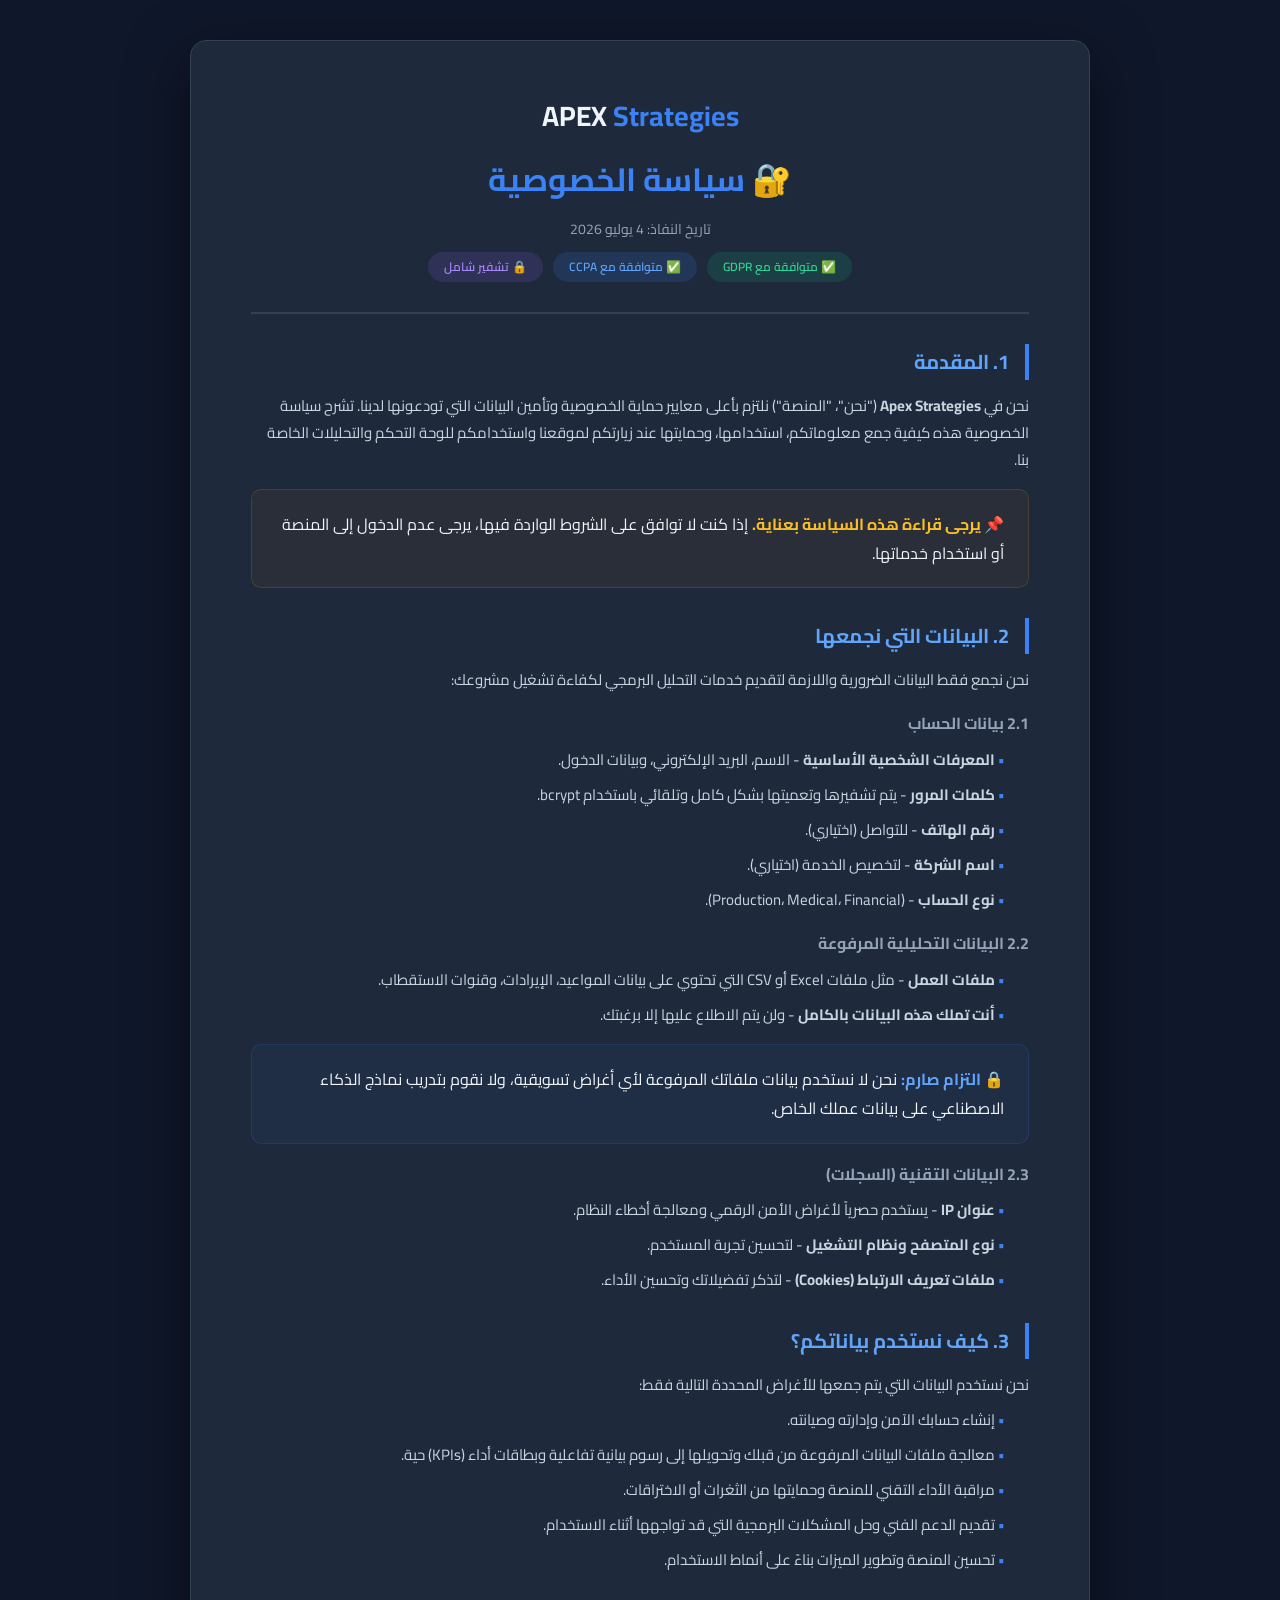
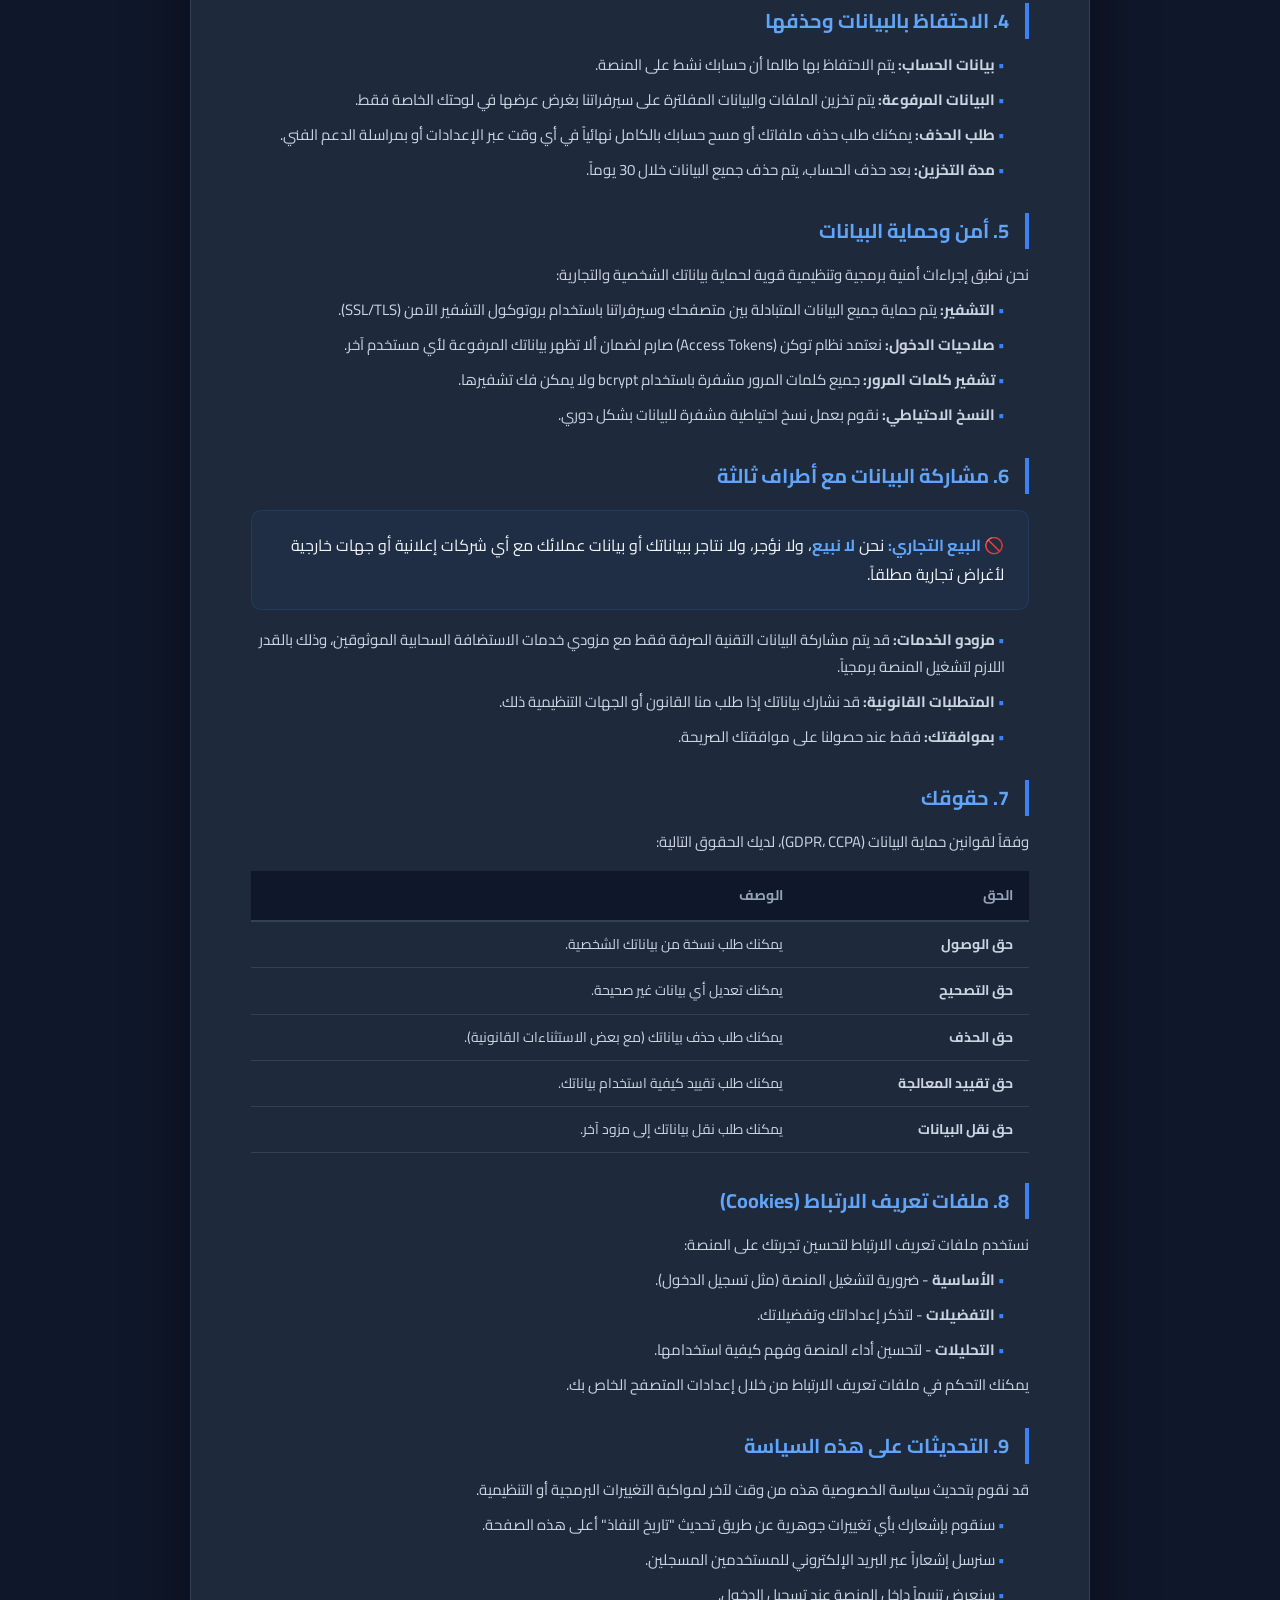
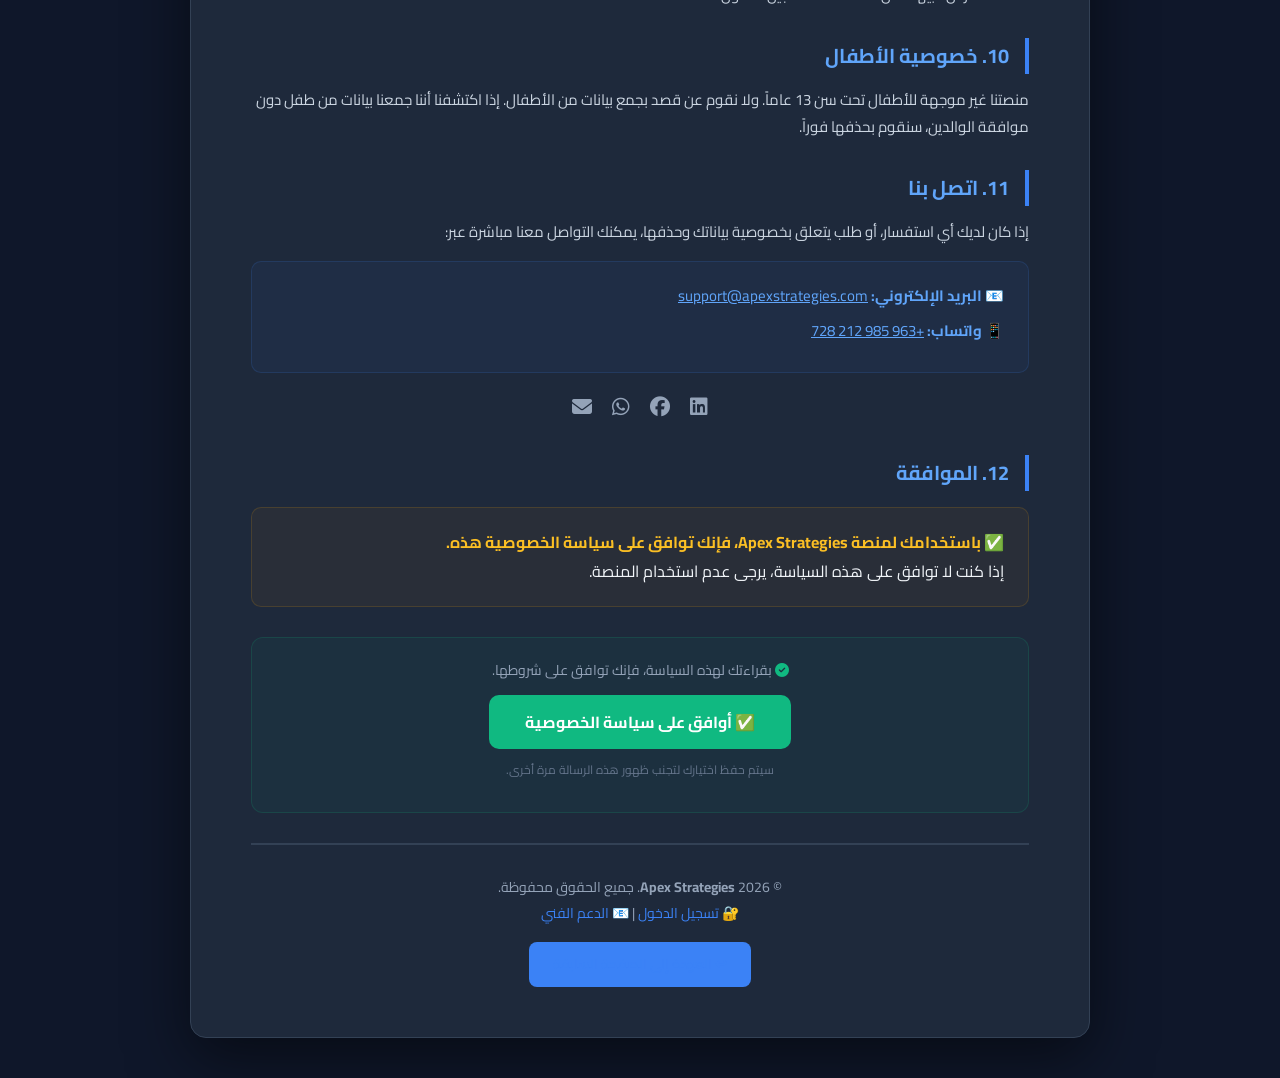
<file: privacy-policy.html>
<!DOCTYPE html>
<html lang="ar" dir="rtl">
<head>
    <meta charset="UTF-8">
    <meta name="viewport" content="width=device-width, initial-scale=1.0">
    <title>سياسة الخصوصية - Apex Strategies</title>
    <link href="https://fonts.googleapis.com/css2?family=Cairo:wght@300;400;600;700&display=swap" rel="stylesheet">
    <link rel="stylesheet" href="https://cdnjs.cloudflare.com/ajax/libs/font-awesome/6.5.0/css/all.min.css">
    <style>
        * {
            margin: 0;
            padding: 0;
            box-sizing: border-box;
        }

        body {
            font-family: 'Cairo', sans-serif;
            background: #0f172a;
            color: #f1f5f9;
            line-height: 1.8;
            padding: 40px 20px;
        }

        .container {
            max-width: 900px;
            margin: 0 auto;
            background: #1e293b;
            padding: 50px 60px;
            border-radius: 16px;
            border: 1px solid #334155;
            box-shadow: 0 20px 60px rgba(0,0,0,0.5);
        }

        .header {
            text-align: center;
            border-bottom: 2px solid #334155;
            padding-bottom: 30px;
            margin-bottom: 30px;
        }

        .header .logo {
            font-size: 28px;
            font-weight: 700;
            color: #f1f5f9;
        }

        .header .logo span {
            color: #3b82f6;
        }

        .header h1 {
            font-size: 32px;
            color: #3b82f6;
            margin-top: 10px;
            font-weight: 700;
        }

        .header .date {
            color: #94a3b8;
            font-size: 14px;
            margin-top: 8px;
        }

        .badge-group {
            display: flex;
            justify-content: center;
            gap: 10px;
            flex-wrap: wrap;
            margin-top: 10px;
        }

        .badge {
            display: inline-block;
            padding: 4px 16px;
            border-radius: 20px;
            font-size: 12px;
            font-weight: 600;
        }

        .badge.green {
            background: rgba(16, 185, 129, 0.15);
            color: #34d399;
        }

        .badge.blue {
            background: rgba(59, 130, 246, 0.15);
            color: #60a5fa;
        }

        .badge.purple {
            background: rgba(139, 92, 246, 0.15);
            color: #a78bfa;
        }

        .section {
            margin-bottom: 30px;
        }

        .section h2 {
            color: #60a5fa;
            font-size: 20px;
            margin-bottom: 12px;
            border-right: 4px solid #3b82f6;
            padding-right: 16px;
        }

        .section h3 {
            color: #94a3b8;
            font-size: 16px;
            margin: 16px 0 8px 0;
        }

        .section p, .section li {
            color: #cbd5e1;
            font-size: 15px;
            margin-bottom: 8px;
        }

        .section ul {
            padding-right: 24px;
            list-style-type: none;
        }

        .section ul li::before {
            content: "• ";
            color: #3b82f6;
            font-weight: 700;
        }

        .highlight-box {
            background: rgba(59, 130, 246, 0.05);
            border: 1px solid rgba(59, 130, 246, 0.15);
            border-radius: 10px;
            padding: 20px 24px;
            margin: 16px 0;
        }

        .highlight-box strong {
            color: #60a5fa;
        }

        .highlight-box.gold {
            background: rgba(245, 158, 11, 0.05);
            border-color: rgba(245, 158, 11, 0.15);
        }

        .highlight-box.gold strong {
            color: #fbbf24;
        }

        .table {
            width: 100%;
            border-collapse: collapse;
            margin: 16px 0;
            font-size: 14px;
        }

        .table th {
            background: #0f172a;
            color: #94a3b8;
            padding: 12px 16px;
            text-align: right;
            border-bottom: 2px solid #334155;
        }

        .table td {
            padding: 10px 16px;
            border-bottom: 1px solid #334155;
            color: #cbd5e1;
        }

        .footer {
            text-align: center;
            padding-top: 30px;
            border-top: 2px solid #334155;
            margin-top: 30px;
            color: #94a3b8;
            font-size: 14px;
        }

        .footer a {
            color: #3b82f6;
            text-decoration: none;
        }

        .footer a:hover {
            text-decoration: underline;
        }

        .btn-back {
            display: inline-block;
            margin-top: 16px;
            padding: 10px 24px;
            background: #3b82f6;
            color: white;
            border: none;
            border-radius: 8px;
            font-size: 14px;
            font-weight: 600;
            cursor: pointer;
            text-decoration: none;
            transition: all 0.3s ease;
        }

        .btn-back:hover {
            background: #2563eb;
            transform: translateY(-2px);
            box-shadow: 0 8px 25px rgba(59, 130, 246, 0.3);
        }

        .contact-icons {
            display: flex;
            justify-content: center;
            gap: 20px;
            margin-top: 10px;
            flex-wrap: wrap;
        }

        .contact-icons a {
            color: #94a3b8;
            font-size: 20px;
            transition: all 0.3s ease;
            text-decoration: none;
        }

        .contact-icons a:hover {
            color: #3b82f6;
            transform: scale(1.2);
        }

        /* زر الموافقة */
        .accept-section {
            text-align: center;
            margin-top: 30px;
            padding: 20px;
            background: rgba(16, 185, 129, 0.05);
            border-radius: 12px;
            border: 1px solid rgba(16, 185, 129, 0.15);
        }

        .accept-section p {
            color: #94a3b8;
            font-size: 14px;
            margin-bottom: 12px;
        }

        .btn-accept-privacy {
            padding: 12px 36px;
            background: #10b981;
            color: white;
            border: none;
            border-radius: 10px;
            font-size: 16px;
            font-weight: 700;
            cursor: pointer;
            transition: all 0.3s ease;
            font-family: 'Cairo', sans-serif;
        }

        .btn-accept-privacy:hover {
            background: #059669;
            transform: translateY(-2px);
            box-shadow: 0 8px 25px rgba(16, 185, 129, 0.3);
        }

        @media (max-width: 768px) {
            .container {
                padding: 30px 20px;
            }
            .header h1 {
                font-size: 24px;
            }
            .section h2 {
                font-size: 18px;
            }
            .badge-group {
                flex-direction: column;
                align-items: center;
            }
        }
    </style>
</head>
<body>
    <div class="container">
        <!-- Header -->
        <div class="header">
            <div class="logo">APEX <span>Strategies</span></div>
            <h1>🔐 سياسة الخصوصية</h1>
            <div class="date">تاريخ النفاذ: 4 يوليو 2026</div>
            <div class="badge-group">
                <span class="badge green">✅ متوافقة مع GDPR</span>
                <span class="badge blue">✅ متوافقة مع CCPA</span>
                <span class="badge purple">🔒 تشفير شامل</span>
            </div>
        </div>

        <!-- المقدمة -->
        <div class="section">
            <h2>1. المقدمة</h2>
            <p>
                نحن في <strong>Apex Strategies</strong> ("نحن"، "المنصة") نلتزم بأعلى معايير حماية الخصوصية
                وتأمين البيانات التي تودعونها لدينا. تشرح سياسة الخصوصية هذه كيفية جمع معلوماتكم،
                استخدامها، وحمايتها عند زيارتكم لموقعنا واستخدامكم للوحة التحكم والتحليلات الخاصة بنا.
            </p>
            <div class="highlight-box gold">
                <strong>📌 يرجى قراءة هذه السياسة بعناية.</strong>
                إذا كنت لا توافق على الشروط الواردة فيها، يرجى عدم الدخول إلى المنصة أو استخدام خدماتها.
            </div>
        </div>

        <!-- 1. البيانات التي نجمعها -->
        <div class="section">
            <h2>2. البيانات التي نجمعها</h2>
            <p>
                نحن نجمع فقط البيانات الضرورية واللازمة لتقديم خدمات التحليل البرمجي لكفاءة تشغيل مشروعك:
            </p>

            <h3>2.1 بيانات الحساب</h3>
            <ul>
                <li><strong>المعرفات الشخصية الأساسية</strong> - الاسم، البريد الإلكتروني، وبيانات الدخول.</li>
                <li><strong>كلمات المرور</strong> - يتم تشفيرها وتعميتها بشكل كامل وتلقائي باستخدام bcrypt.</li>
                <li><strong>رقم الهاتف</strong> - للتواصل (اختياري).</li>
                <li><strong>اسم الشركة</strong> - لتخصيص الخدمة (اختياري).</li>
                <li><strong>نوع الحساب</strong> - (Production، Medical، Financial).</li>
            </ul>

            <h3>2.2 البيانات التحليلية المرفوعة</h3>
            <ul>
                <li>
                    <strong>ملفات العمل</strong> - مثل ملفات Excel أو CSV التي تحتوي على بيانات المواعيد، الإيرادات، وقنوات الاستقطاب.
                </li>
                <li>
                    <strong>أنت تملك هذه البيانات بالكامل</strong> - ولن يتم الاطلاع عليها إلا برغبتك.
                </li>
            </ul>
            <div class="highlight-box">
                <strong>🔒 التزام صارم:</strong>
                نحن لا نستخدم بيانات ملفاتك المرفوعة لأي أغراض تسويقية، ولا نقوم بتدريب نماذج الذكاء الاصطناعي على بيانات عملك الخاص.
            </div>

            <h3>2.3 البيانات التقنية (السجلات)</h3>
            <ul>
                <li><strong>عنوان IP</strong> - يستخدم حصرياً لأغراض الأمن الرقمي ومعالجة أخطاء النظام.</li>
                <li><strong>نوع المتصفح ونظام التشغيل</strong> - لتحسين تجربة المستخدم.</li>
                <li><strong>ملفات تعريف الارتباط (Cookies)</strong> - لتذكر تفضيلاتك وتحسين الأداء.</li>
            </ul>
        </div>

        <!-- 2. كيف نستخدم بياناتكم -->
        <div class="section">
            <h2>3. كيف نستخدم بياناتكم؟</h2>
            <p>نحن نستخدم البيانات التي يتم جمعها للأغراض المحددة التالية فقط:</p>
            <ul>
                <li>إنشاء حسابك الآمن وإدارته وصيانته.</li>
                <li>معالجة ملفات البيانات المرفوعة من قبلك وتحويلها إلى رسوم بيانية تفاعلية وبطاقات أداء (KPIs) حية.</li>
                <li>مراقبة الأداء التقني للمنصة وحمايتها من الثغرات أو الاختراقات.</li>
                <li>تقديم الدعم الفني وحل المشكلات البرمجية التي قد تواجهها أثناء الاستخدام.</li>
                <li>تحسين المنصة وتطوير الميزات بناءً على أنماط الاستخدام.</li>
            </ul>
        </div>

        <!-- 3. الاحتفاظ بالبيانات وحذفها -->
        <div class="section">
            <h2>4. الاحتفاظ بالبيانات وحذفها</h2>
            <ul>
                <li>
                    <strong>بيانات الحساب:</strong> يتم الاحتفاظ بها طالما أن حسابك نشط على المنصة.
                </li>
                <li>
                    <strong>البيانات المرفوعة:</strong> يتم تخزين الملفات والبيانات المفلترة على سيرفراتنا بغرض عرضها في لوحتك الخاصة فقط.
                </li>
                <li>
                    <strong>طلب الحذف:</strong> يمكنك طلب حذف ملفاتك أو مسح حسابك بالكامل نهائياً في أي وقت عبر الإعدادات أو بمراسلة الدعم الفني.
                </li>
                <li>
                    <strong>مدة التخزين:</strong> بعد حذف الحساب، يتم حذف جميع البيانات خلال 30 يوماً.
                </li>
            </ul>
        </div>

        <!-- 4. أمن وحماية البيانات -->
        <div class="section">
            <h2>5. أمن وحماية البيانات</h2>
            <p>
                نحن نطبق إجراءات أمنية برمجية وتنظيمية قوية لحماية بياناتك الشخصية والتجارية:
            </p>
            <ul>
                <li>
                    <strong>التشفير:</strong> يتم حماية جميع البيانات المتبادلة بين متصفحك وسيرفراتنا باستخدام بروتوكول التشفير الآمن (SSL/TLS).
                </li>
                <li>
                    <strong>صلاحيات الدخول:</strong> نعتمد نظام توكن (Access Tokens) صارم لضمان ألا تظهر بياناتك المرفوعة لأي مستخدم آخر.
                </li>
                <li>
                    <strong>تشفير كلمات المرور:</strong> جميع كلمات المرور مشفرة باستخدام bcrypt ولا يمكن فك تشفيرها.
                </li>
                <li>
                    <strong>النسخ الاحتياطي:</strong> نقوم بعمل نسخ احتياطية مشفرة للبيانات بشكل دوري.
                </li>
            </ul>
        </div>

        <!-- 5. مشاركة البيانات مع أطراف ثالثة -->
        <div class="section">
            <h2>6. مشاركة البيانات مع أطراف ثالثة</h2>
            <div class="highlight-box">
                <strong>🚫 البيع التجاري:</strong>
                نحن <strong>لا نبيع</strong>، ولا نؤجر، ولا نتاجر ببياناتك أو بيانات عملائك مع أي شركات إعلانية أو جهات خارجية لأغراض تجارية مطلقاً.
            </div>
            <ul>
                <li>
                    <strong>مزودو الخدمات:</strong> قد يتم مشاركة البيانات التقنية الصرفة فقط مع مزودي خدمات الاستضافة السحابية الموثوقين، وذلك بالقدر اللازم لتشغيل المنصة برمجياً.
                </li>
                <li>
                    <strong>المتطلبات القانونية:</strong> قد نشارك بياناتك إذا طلب منا القانون أو الجهات التنظيمية ذلك.
                </li>
                <li>
                    <strong>بموافقتك:</strong> فقط عند حصولنا على موافقتك الصريحة.
                </li>
            </ul>
        </div>

        <!-- 6. حقوقك -->
        <div class="section">
            <h2>7. حقوقك</h2>
            <p>
                وفقاً لقوانين حماية البيانات (GDPR، CCPA)، لديك الحقوق التالية:
            </p>
            <table class="table">
                <thead>
                    <tr>
                        <th>الحق</th>
                        <th>الوصف</th>
                    </tr>
                </thead>
                <tbody>
                    <tr>
                        <td><strong>حق الوصول</strong></td>
                        <td>يمكنك طلب نسخة من بياناتك الشخصية.</td>
                    </tr>
                    <tr>
                        <td><strong>حق التصحيح</strong></td>
                        <td>يمكنك تعديل أي بيانات غير صحيحة.</td>
                    </tr>
                    <tr>
                        <td><strong>حق الحذف</strong></td>
                        <td>يمكنك طلب حذف بياناتك (مع بعض الاستثناءات القانونية).</td>
                    </tr>
                    <tr>
                        <td><strong>حق تقييد المعالجة</strong></td>
                        <td>يمكنك طلب تقييد كيفية استخدام بياناتك.</td>
                    </tr>
                    <tr>
                        <td><strong>حق نقل البيانات</strong></td>
                        <td>يمكنك طلب نقل بياناتك إلى مزود آخر.</td>
                    </tr>
                </tbody>
            </table>
        </div>

        <!-- 7. ملفات تعريف الارتباط -->
        <div class="section">
            <h2>8. ملفات تعريف الارتباط (Cookies)</h2>
            <p>
                نستخدم ملفات تعريف الارتباط لتحسين تجربتك على المنصة:
            </p>
            <ul>
                <li><strong>الأساسية</strong> - ضرورية لتشغيل المنصة (مثل تسجيل الدخول).</li>
                <li><strong>التفضيلات</strong> - لتذكر إعداداتك وتفضيلاتك.</li>
                <li><strong>التحليلات</strong> - لتحسين أداء المنصة وفهم كيفية استخدامها.</li>
            </ul>
            <p>
                يمكنك التحكم في ملفات تعريف الارتباط من خلال إعدادات المتصفح الخاص بك.
            </p>
        </div>

        <!-- 8. التحديثات -->
        <div class="section">
            <h2>9. التحديثات على هذه السياسة</h2>
            <p>
                قد نقوم بتحديث سياسة الخصوصية هذه من وقت لآخر لمواكبة التغييرات البرمجية أو التنظيمية.
            </p>
            <ul>
                <li>سنقوم بإشعارك بأي تغييرات جوهرية عن طريق تحديث "تاريخ النفاذ" أعلى هذه الصفحة.</li>
                <li>سنرسل إشعاراً عبر البريد الإلكتروني للمستخدمين المسجلين.</li>
                <li>سنعرض تنبيهاً داخل المنصة عند تسجيل الدخول.</li>
            </ul>
        </div>

        <!-- 9. خصوصية الأطفال -->
        <div class="section">
            <h2>10. خصوصية الأطفال</h2>
            <p>
                منصتنا غير موجهة للأطفال تحت سن 13 عاماً. ولا نقوم عن قصد بجمع بيانات من الأطفال.
                إذا اكتشفنا أننا جمعنا بيانات من طفل دون موافقة الوالدين، سنقوم بحذفها فوراً.
            </p>
        </div>

        <!-- 10. اتصل بنا -->
        <div class="section">
            <h2>11. اتصل بنا</h2>
            <p>
                إذا كان لديك أي استفسار، أو طلب يتعلق بخصوصية بياناتك وحذفها، يمكنك التواصل معنا مباشرة عبر:
            </p>
            <div class="highlight-box">
                <p>
                    <strong>📧 البريد الإلكتروني:</strong>
                    <a href="mailto:support@apexstrategies.com" style="color: #60a5fa;">support@apexstrategies.com</a>
                </p>
                <p>
                    <strong>📱 واتساب:</strong>
                    <a href="https://wa.me/963985212728" style="color: #60a5fa;">+963 985 212 728</a>
                </p>
            </div>
            <div class="contact-icons">
                <a href="https://www.linkedin.com/company/109245589/admin/dashboard/" target="_blank" title="LinkedIn">
                    <i class="fab fa-linkedin"></i>
                </a>
                <a href="https://www.facebook.com/profile.php?id=61586230434467" target="_blank" title="Facebook">
                    <i class="fab fa-facebook"></i>
                </a>
                <a href="https://wa.me/963985212728" target="_blank" title="WhatsApp">
                    <i class="fab fa-whatsapp"></i>
                </a>
                <a href="mailto:support@apexstrategies.com" title="البريد الإلكتروني">
                    <i class="fas fa-envelope"></i>
                </a>
            </div>
        </div>

        <!-- 11. الموافقة -->
        <div class="section">
            <h2>12. الموافقة</h2>
            <div class="highlight-box gold">
                <strong>✅ باستخدامك لمنصة Apex Strategies، فإنك توافق على سياسة الخصوصية هذه.</strong>
                <br>
                إذا كنت لا توافق على هذه السياسة، يرجى عدم استخدام المنصة.
            </div>
        </div>

        <!-- ========================================== -->
        <!-- زر الموافقة على سياسة الخصوصية -->
        <!-- ========================================== -->
        <div class="accept-section">
            <p>
                <i class="fas fa-check-circle" style="color: #10b981;"></i>
                بقراءتك لهذه السياسة، فإنك توافق على شروطها.
            </p>
            <button class="btn-accept-privacy" onclick="acceptPrivacy()">
                ✅ أوافق على سياسة الخصوصية
            </button>
            <p style="color: #64748b; font-size: 12px; margin-top: 10px;">
                سيتم حفظ اختيارك لتجنب ظهور هذه الرسالة مرة أخرى.
            </p>
        </div>

        <!-- Footer -->
        <div class="footer">
            <p>© 2026 <strong>Apex Strategies</strong>. جميع الحقوق محفوظة.</p>
            <p>
                <a href="login.html">🔐 تسجيل الدخول</a> |
                <a href="mailto:support@apexstrategies.com">📧 الدعم الفني</a>
            </p>
            <a href="javascript:history.back()" class="btn-back">↩ العودة إلى الصفحة السابقة</a>
        </div>
    </div>

    <script>
        function acceptPrivacy() {
            localStorage.setItem('privacy_accepted', 'true');
            alert('✅ تم قبول سياسة الخصوصية بنجاح!');
            window.location.href = 'login.html';
        }

        // إذا كان المستخدم قد وافق سابقاً
        if (localStorage.getItem('privacy_accepted') === 'true') {
            const backBtn = document.querySelector('.btn-back');
            if (backBtn) {
                backBtn.textContent = '↩ العودة إلى صفحة تسجيل الدخول';
                backBtn.href = 'login.html';
            }
        }

        console.log('📋 Privacy Policy page loaded');
    </script>
</body>
</html>
</file>
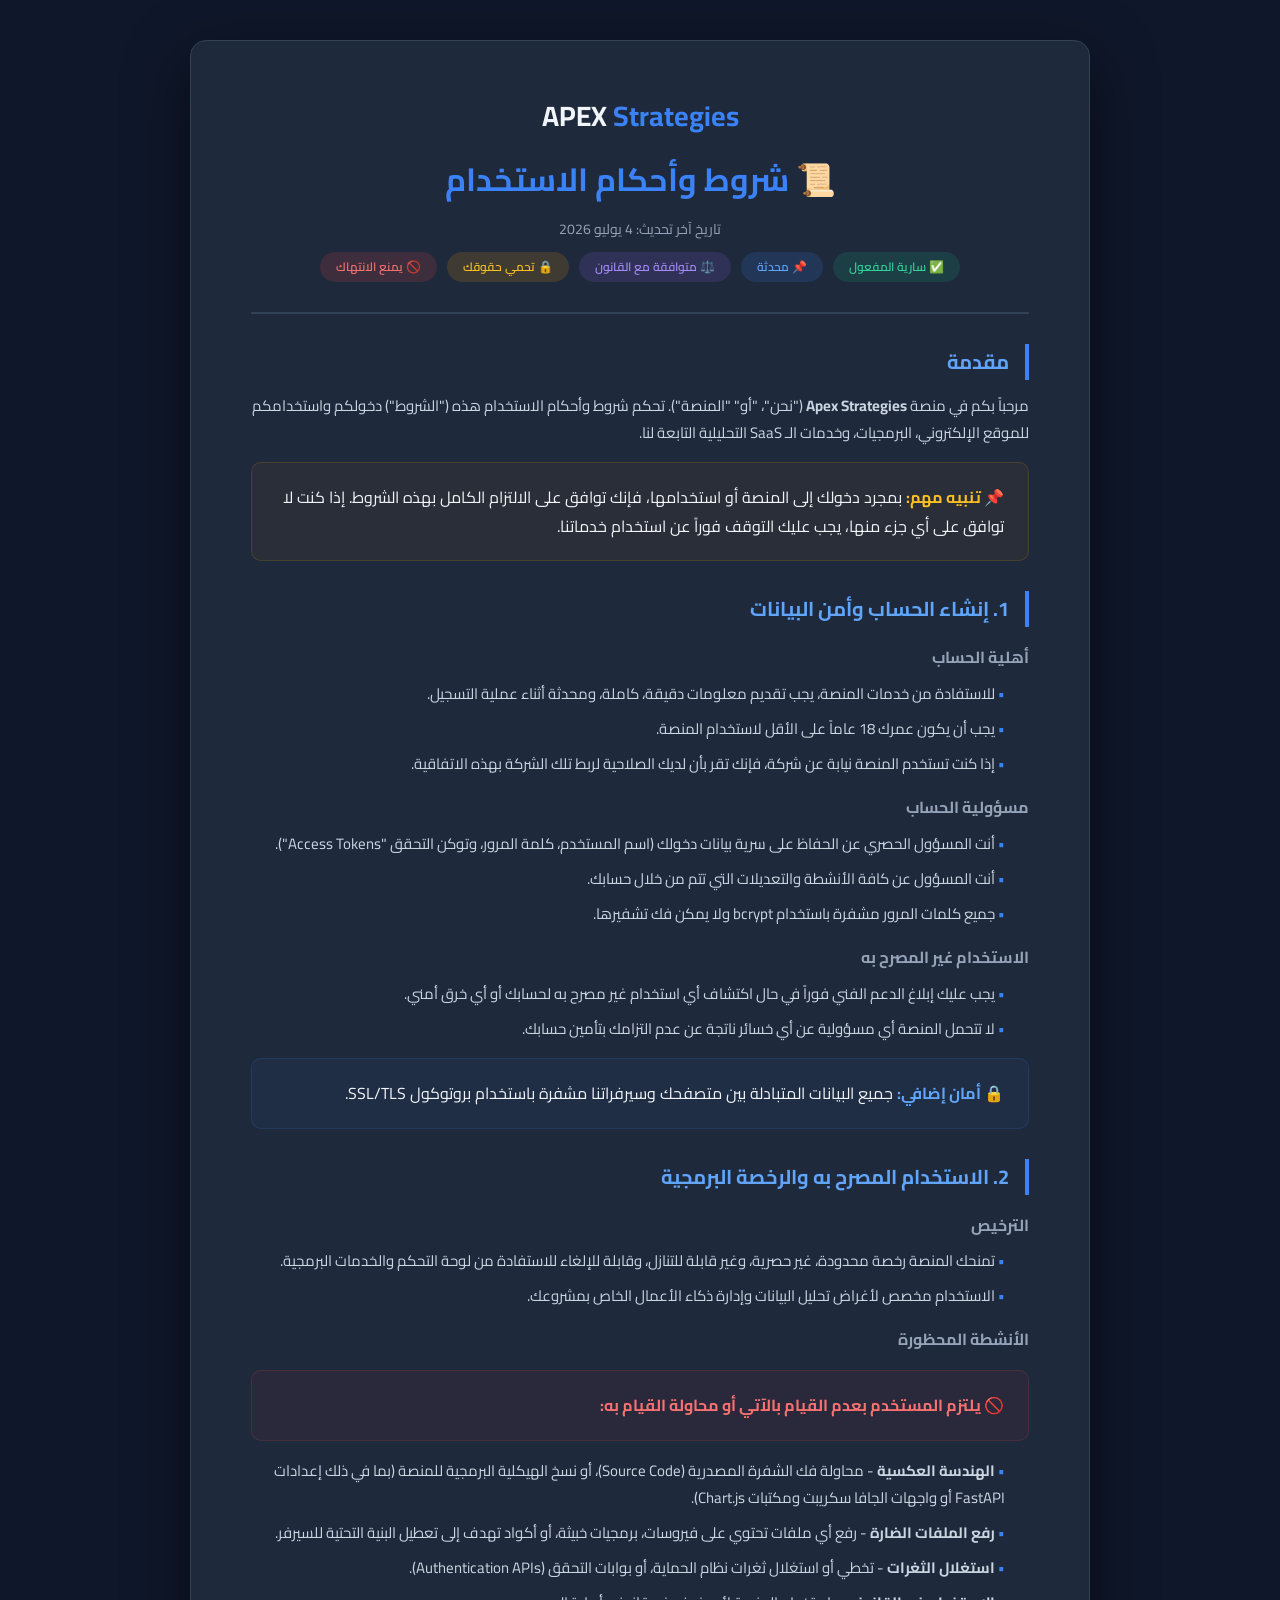
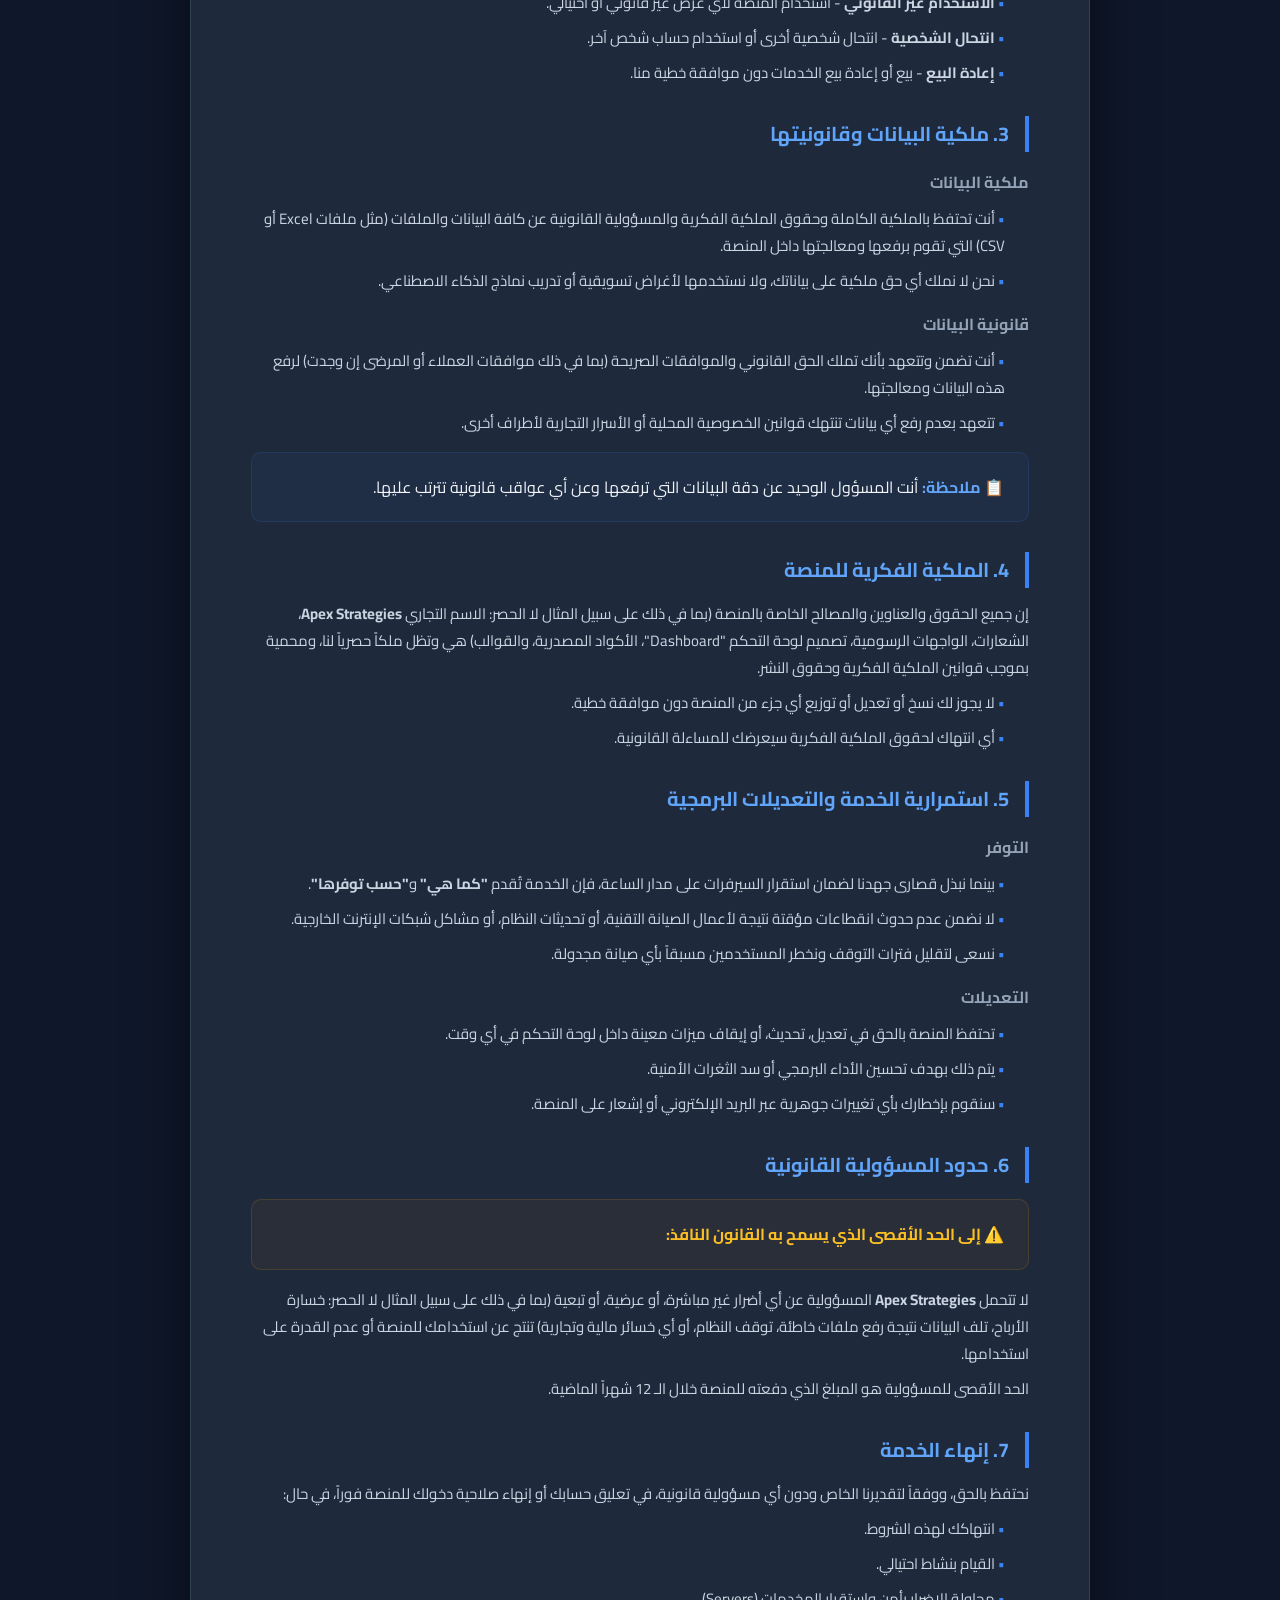
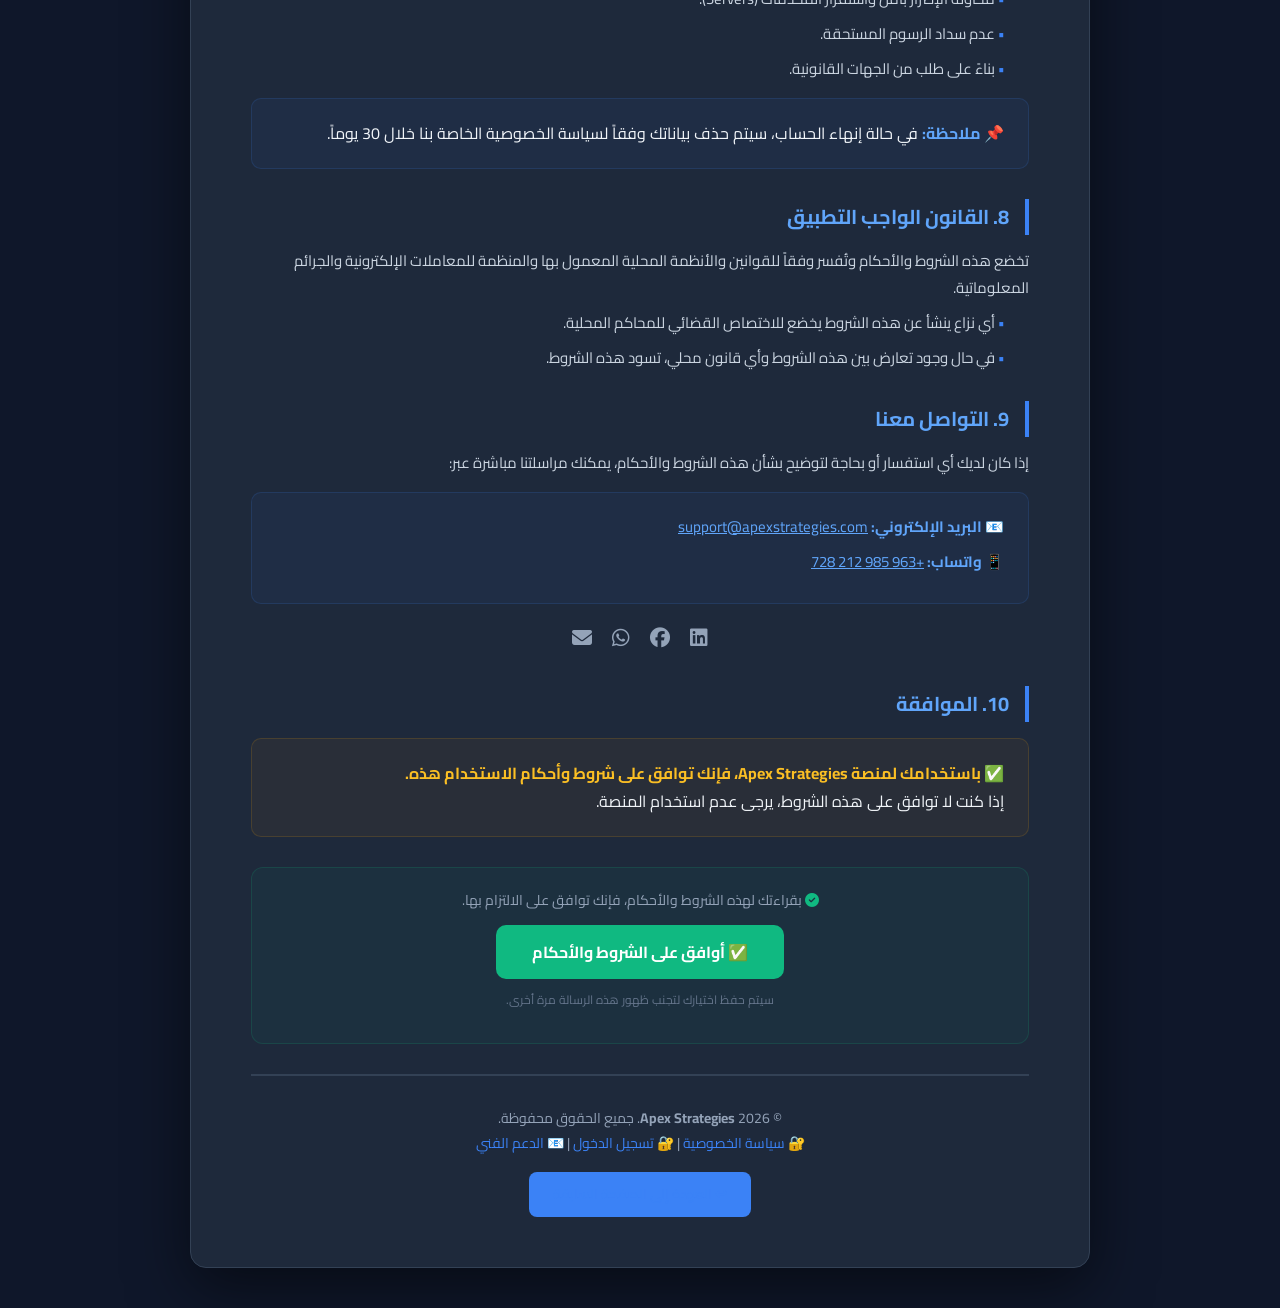
<file: terms.html>
<!DOCTYPE html>
<html lang="ar" dir="rtl">
<head>
    <meta charset="UTF-8">
    <meta name="viewport" content="width=device-width, initial-scale=1.0">
    <title>شروط وأحكام الاستخدام - Apex Strategies</title>
    <link href="https://fonts.googleapis.com/css2?family=Cairo:wght@300;400;600;700&display=swap" rel="stylesheet">
    <link rel="stylesheet" href="https://cdnjs.cloudflare.com/ajax/libs/font-awesome/6.5.0/css/all.min.css">
    <style>
        * {
            margin: 0;
            padding: 0;
            box-sizing: border-box;
        }

        body {
            font-family: 'Cairo', sans-serif;
            background: #0f172a;
            color: #f1f5f9;
            line-height: 1.8;
            padding: 40px 20px;
        }

        .container {
            max-width: 900px;
            margin: 0 auto;
            background: #1e293b;
            padding: 50px 60px;
            border-radius: 16px;
            border: 1px solid #334155;
            box-shadow: 0 20px 60px rgba(0,0,0,0.5);
        }

        .header {
            text-align: center;
            border-bottom: 2px solid #334155;
            padding-bottom: 30px;
            margin-bottom: 30px;
        }

        .header .logo {
            font-size: 28px;
            font-weight: 700;
            color: #f1f5f9;
        }

        .header .logo span {
            color: #3b82f6;
        }

        .header h1 {
            font-size: 32px;
            color: #3b82f6;
            margin-top: 10px;
            font-weight: 700;
        }

        .header .date {
            color: #94a3b8;
            font-size: 14px;
            margin-top: 8px;
        }

        .badge-group {
            display: flex;
            justify-content: center;
            gap: 10px;
            flex-wrap: wrap;
            margin-top: 10px;
        }

        .badge {
            display: inline-block;
            padding: 4px 16px;
            border-radius: 20px;
            font-size: 12px;
            font-weight: 600;
        }

        .badge.green {
            background: rgba(16, 185, 129, 0.15);
            color: #34d399;
        }

        .badge.blue {
            background: rgba(59, 130, 246, 0.15);
            color: #60a5fa;
        }

        .badge.purple {
            background: rgba(139, 92, 246, 0.15);
            color: #a78bfa;
        }

        .badge.yellow {
            background: rgba(245, 158, 11, 0.15);
            color: #fbbf24;
        }

        .badge.red {
            background: rgba(239, 68, 68, 0.15);
            color: #f87171;
        }

        .section {
            margin-bottom: 30px;
        }

        .section h2 {
            color: #60a5fa;
            font-size: 20px;
            margin-bottom: 12px;
            border-right: 4px solid #3b82f6;
            padding-right: 16px;
        }

        .section h3 {
            color: #94a3b8;
            font-size: 16px;
            margin: 16px 0 8px 0;
        }

        .section p,
        .section li {
            color: #cbd5e1;
            font-size: 15px;
            margin-bottom: 8px;
        }

        .section ul {
            padding-right: 24px;
            list-style-type: none;
        }

        .section ul li::before {
            content: "• ";
            color: #3b82f6;
            font-weight: 700;
        }

        .section ol {
            padding-right: 24px;
            color: #cbd5e1;
        }

        .section ol li {
            margin-bottom: 6px;
        }

        .highlight-box {
            background: rgba(59, 130, 246, 0.05);
            border: 1px solid rgba(59, 130, 246, 0.15);
            border-radius: 10px;
            padding: 20px 24px;
            margin: 16px 0;
        }

        .highlight-box strong {
            color: #60a5fa;
        }

        .highlight-box.gold {
            background: rgba(245, 158, 11, 0.05);
            border-color: rgba(245, 158, 11, 0.15);
        }

        .highlight-box.gold strong {
            color: #fbbf24;
        }

        .highlight-box.red {
            background: rgba(239, 68, 68, 0.05);
            border-color: rgba(239, 68, 68, 0.15);
        }

        .highlight-box.red strong {
            color: #f87171;
        }

        .footer {
            text-align: center;
            padding-top: 30px;
            border-top: 2px solid #334155;
            margin-top: 30px;
            color: #94a3b8;
            font-size: 14px;
        }

        .footer a {
            color: #3b82f6;
            text-decoration: none;
        }

        .footer a:hover {
            text-decoration: underline;
        }

        .btn-back {
            display: inline-block;
            margin-top: 16px;
            padding: 10px 24px;
            background: #3b82f6;
            color: white;
            border: none;
            border-radius: 8px;
            font-size: 14px;
            font-weight: 600;
            cursor: pointer;
            text-decoration: none;
            transition: all 0.3s ease;
        }

        .btn-back:hover {
            background: #2563eb;
            transform: translateY(-2px);
            box-shadow: 0 8px 25px rgba(59, 130, 246, 0.3);
        }

        .contact-icons {
            display: flex;
            justify-content: center;
            gap: 20px;
            margin-top: 10px;
            flex-wrap: wrap;
        }

        .contact-icons a {
            color: #94a3b8;
            font-size: 20px;
            transition: all 0.3s ease;
            text-decoration: none;
        }

        .contact-icons a:hover {
            color: #3b82f6;
            transform: scale(1.2);
        }

        .accept-section {
            text-align: center;
            margin-top: 30px;
            padding: 20px;
            background: rgba(16, 185, 129, 0.05);
            border-radius: 12px;
            border: 1px solid rgba(16, 185, 129, 0.15);
        }

        .accept-section p {
            color: #94a3b8;
            font-size: 14px;
            margin-bottom: 12px;
        }

        .btn-accept-terms {
            padding: 12px 36px;
            background: #10b981;
            color: white;
            border: none;
            border-radius: 10px;
            font-size: 16px;
            font-weight: 700;
            cursor: pointer;
            transition: all 0.3s ease;
            font-family: 'Cairo', sans-serif;
        }

        .btn-accept-terms:hover {
            background: #059669;
            transform: translateY(-2px);
            box-shadow: 0 8px 25px rgba(16, 185, 129, 0.3);
        }

        @media (max-width: 768px) {
            .container {
                padding: 30px 20px;
            }
            .header h1 {
                font-size: 24px;
            }
            .section h2 {
                font-size: 18px;
            }
            .badge-group {
                flex-direction: column;
                align-items: center;
            }
        }
    </style>
</head>
<body>
    <div class="container">
        <!-- Header -->
        <div class="header">
            <div class="logo">APEX <span>Strategies</span></div>
            <h1>📜 شروط وأحكام الاستخدام</h1>
            <div class="date">تاريخ آخر تحديث: 4 يوليو 2026</div>
            <div class="badge-group">
                <span class="badge green">✅ سارية المفعول</span>
                <span class="badge blue">📌 محدثة</span>
                <span class="badge purple">⚖️ متوافقة مع القانون</span>
                <span class="badge yellow">🔒 تحمي حقوقك</span>
                <span class="badge red">🚫 يمنع الانتهاك</span>
            </div>
        </div>

        <!-- مقدمة -->
        <div class="section">
            <h2>مقدمة</h2>
            <p>
                مرحباً بكم في منصة <strong>Apex Strategies</strong> ("نحن"، "أو" "المنصة").
                تحكم شروط وأحكام الاستخدام هذه ("الشروط") دخولكم واستخدامكم للموقع الإلكتروني،
                البرمجيات، وخدمات الـ SaaS التحليلية التابعة لنا.
            </p>
            <div class="highlight-box gold">
                <strong>📌 تنبيه مهم:</strong>
                بمجرد دخولك إلى المنصة أو استخدامها، فإنك توافق على الالتزام الكامل بهذه الشروط.
                إذا كنت لا توافق على أي جزء منها، يجب عليك التوقف فوراً عن استخدام خدماتنا.
            </div>
        </div>

        <!-- 1. إنشاء الحساب وأمن البيانات -->
        <div class="section">
            <h2>1. إنشاء الحساب وأمن البيانات</h2>

            <h3>أهلية الحساب</h3>
            <ul>
                <li>للاستفادة من خدمات المنصة، يجب تقديم معلومات دقيقة، كاملة، ومحدثة أثناء عملية التسجيل.</li>
                <li>يجب أن يكون عمرك 18 عاماً على الأقل لاستخدام المنصة.</li>
                <li>إذا كنت تستخدم المنصة نيابة عن شركة، فإنك تقر بأن لديك الصلاحية لربط تلك الشركة بهذه الاتفاقية.</li>
            </ul>

            <h3>مسؤولية الحساب</h3>
            <ul>
                <li>أنت المسؤول الحصري عن الحفاظ على سرية بيانات دخولك (اسم المستخدم، كلمة المرور، وتوكن التحقق "Access Tokens").</li>
                <li>أنت المسؤول عن كافة الأنشطة والتعديلات التي تتم من خلال حسابك.</li>
                <li>جميع كلمات المرور مشفرة باستخدام bcrypt ولا يمكن فك تشفيرها.</li>
            </ul>

            <h3>الاستخدام غير المصرح به</h3>
            <ul>
                <li>يجب عليك إبلاغ الدعم الفني فوراً في حال اكتشاف أي استخدام غير مصرح به لحسابك أو أي خرق أمني.</li>
                <li>لا تتحمل المنصة أي مسؤولية عن أي خسائر ناتجة عن عدم التزامك بتأمين حسابك.</li>
            </ul>

            <div class="highlight-box">
                <strong>🔒 أمان إضافي:</strong>
                جميع البيانات المتبادلة بين متصفحك وسيرفراتنا مشفرة باستخدام بروتوكول SSL/TLS.
            </div>
        </div>

        <!-- 2. الاستخدام المصرح به والرخصة البرمجية -->
        <div class="section">
            <h2>2. الاستخدام المصرح به والرخصة البرمجية</h2>

            <h3>الترخيص</h3>
            <ul>
                <li>تمنحك المنصة رخصة محدودة، غير حصرية، وغير قابلة للتنازل، وقابلة للإلغاء للاستفادة من لوحة التحكم والخدمات البرمجية.</li>
                <li>الاستخدام مخصص لأغراض تحليل البيانات وإدارة ذكاء الأعمال الخاص بمشروعك.</li>
            </ul>

            <h3>الأنشطة المحظورة</h3>
            <div class="highlight-box red">
                <strong>🚫 يلتزم المستخدم بعدم القيام بالآتي أو محاولة القيام به:</strong>
            </div>
            <ul>
                <li><strong>الهندسة العكسية</strong> - محاولة فك الشفرة المصدرية (Source Code)، أو نسخ الهيكلية البرمجية للمنصة (بما في ذلك إعدادات FastAPI أو واجهات الجافا سكريبت ومكتبات Chart.js).</li>
                <li><strong>رفع الملفات الضارة</strong> - رفع أي ملفات تحتوي على فيروسات، برمجيات خبيثة، أو أكواد تهدف إلى تعطيل البنية التحتية للسيرفر.</li>
                <li><strong>استغلال الثغرات</strong> - تخطي أو استغلال ثغرات نظام الحماية، أو بوابات التحقق (Authentication APIs).</li>
                <li><strong>الاستخدام غير القانوني</strong> - استخدام المنصة لأي غرض غير قانوني أو احتيالي.</li>
                <li><strong>انتحال الشخصية</strong> - انتحال شخصية أخرى أو استخدام حساب شخص آخر.</li>
                <li><strong>إعادة البيع</strong> - بيع أو إعادة بيع الخدمات دون موافقة خطية منا.</li>
            </ul>
        </div>

        <!-- 3. ملكية البيانات وقانونيتها -->
        <div class="section">
            <h2>3. ملكية البيانات وقانونيتها</h2>

            <h3>ملكية البيانات</h3>
            <ul>
                <li>أنت تحتفظ بالملكية الكاملة وحقوق الملكية الفكرية والمسؤولية القانونية عن كافة البيانات والملفات (مثل ملفات Excel أو CSV) التي تقوم برفعها ومعالجتها داخل المنصة.</li>
                <li>نحن لا نملك أي حق ملكية على بياناتك، ولا نستخدمها لأغراض تسويقية أو تدريب نماذج الذكاء الاصطناعي.</li>
            </ul>

            <h3>قانونية البيانات</h3>
            <ul>
                <li>أنت تضمن وتتعهد بأنك تملك الحق القانوني والموافقات الصريحة (بما في ذلك موافقات العملاء أو المرضى إن وجدت) لرفع هذه البيانات ومعالجتها.</li>
                <li>تتعهد بعدم رفع أي بيانات تنتهك قوانين الخصوصية المحلية أو الأسرار التجارية لأطراف أخرى.</li>
            </ul>

            <div class="highlight-box">
                <strong>📋 ملاحظة:</strong>
                أنت المسؤول الوحيد عن دقة البيانات التي ترفعها وعن أي عواقب قانونية تترتب عليها.
            </div>
        </div>

        <!-- 4. الملكية الفكرية للمنصة -->
        <div class="section">
            <h2>4. الملكية الفكرية للمنصة</h2>
            <p>
                إن جميع الحقوق والعناوين والمصالح الخاصة بالمنصة (بما في ذلك على سبيل المثال لا الحصر:
                الاسم التجاري <strong>Apex Strategies</strong>، الشعارات، الواجهات الرسومية،
                تصميم لوحة التحكم "Dashboard"، الأكواد المصدرية، والقوالب) هي وتظل ملكاً حصرياً لنا،
                ومحمية بموجب قوانين الملكية الفكرية وحقوق النشر.
            </p>
            <ul>
                <li>لا يجوز لك نسخ أو تعديل أو توزيع أي جزء من المنصة دون موافقة خطية.</li>
                <li>أي انتهاك لحقوق الملكية الفكرية سيعرضك للمساءلة القانونية.</li>
            </ul>
        </div>

        <!-- 5. استمرارية الخدمة والتعديلات البرمجية -->
        <div class="section">
            <h2>5. استمرارية الخدمة والتعديلات البرمجية</h2>

            <h3>التوفر</h3>
            <ul>
                <li>بينما نبذل قصارى جهدنا لضمان استقرار السيرفرات على مدار الساعة، فإن الخدمة تُقدم <strong>"كما هي"</strong> و<strong>"حسب توفرها"</strong>.</li>
                <li>لا نضمن عدم حدوث انقطاعات مؤقتة نتيجة لأعمال الصيانة التقنية، أو تحديثات النظام، أو مشاكل شبكات الإنترنت الخارجية.</li>
                <li>نسعى لتقليل فترات التوقف ونخطر المستخدمين مسبقاً بأي صيانة مجدولة.</li>
            </ul>

            <h3>التعديلات</h3>
            <ul>
                <li>تحتفظ المنصة بالحق في تعديل، تحديث، أو إيقاف ميزات معينة داخل لوحة التحكم في أي وقت.</li>
                <li>يتم ذلك بهدف تحسين الأداء البرمجي أو سد الثغرات الأمنية.</li>
                <li>سنقوم بإخطارك بأي تغييرات جوهرية عبر البريد الإلكتروني أو إشعار على المنصة.</li>
            </ul>
        </div>

        <!-- 6. حدود المسؤولية القانونية -->
        <div class="section">
            <h2>6. حدود المسؤولية القانونية</h2>
            <div class="highlight-box gold">
                <strong>⚠️ إلى الحد الأقصى الذي يسمح به القانون النافذ:</strong>
            </div>
            <p>
                لا تتحمل <strong>Apex Strategies</strong> المسؤولية عن أي أضرار غير مباشرة، أو عرضية، أو تبعية
                (بما في ذلك على سبيل المثال لا الحصر: خسارة الأرباح، تلف البيانات نتيجة رفع ملفات خاطئة،
                توقف النظام، أو أي خسائر مالية وتجارية) تنتج عن استخدامك للمنصة أو عدم القدرة على استخدامها.
            </p>
            <p>
                الحد الأقصى للمسؤولية هو المبلغ الذي دفعته للمنصة خلال الـ 12 شهراً الماضية.
            </p>
        </div>

        <!-- 7. إنهاء الخدمة -->
        <div class="section">
            <h2>7. إنهاء الخدمة</h2>
            <p>
                نحتفظ بالحق، ووفقاً لتقديرنا الخاص ودون أي مسؤولية قانونية، في تعليق حسابك أو إنهاء صلاحية دخولك للمنصة فوراً، في حال:
            </p>
            <ul>
                <li>انتهاكك لهذه الشروط.</li>
                <li>القيام بنشاط احتيالي.</li>
                <li>محاولة الإضرار بأمن واستقرار المخدمات (Servers).</li>
                <li>عدم سداد الرسوم المستحقة.</li>
                <li>بناءً على طلب من الجهات القانونية.</li>
            </ul>
            <div class="highlight-box">
                <strong>📌 ملاحظة:</strong>
                في حالة إنهاء الحساب، سيتم حذف بياناتك وفقاً لسياسة الخصوصية الخاصة بنا خلال 30 يوماً.
            </div>
        </div>

        <!-- 8. القانون الواجب التطبيق -->
        <div class="section">
            <h2>8. القانون الواجب التطبيق</h2>
            <p>
                تخضع هذه الشروط والأحكام وتُفسر وفقاً للقوانين والأنظمة المحلية المعمول بها
                والمنظمة للمعاملات الإلكترونية والجرائم المعلوماتية.
            </p>
            <ul>
                <li>أي نزاع ينشأ عن هذه الشروط يخضع للاختصاص القضائي للمحاكم المحلية.</li>
                <li>في حال وجود تعارض بين هذه الشروط وأي قانون محلي، تسود هذه الشروط.</li>
            </ul>
        </div>

        <!-- 9. التواصل معنا -->
        <div class="section">
            <h2>9. التواصل معنا</h2>
            <p>
                إذا كان لديك أي استفسار أو بحاجة لتوضيح بشأن هذه الشروط والأحكام، يمكنك مراسلتنا مباشرة عبر:
            </p>
            <div class="highlight-box">
                <p>
                    <strong>📧 البريد الإلكتروني:</strong>
                    <a href="mailto:support@apexstrategies.com" style="color: #60a5fa;">support@apexstrategies.com</a>
                </p>
                <p>
                    <strong>📱 واتساب:</strong>
                    <a href="https://wa.me/963985212728" style="color: #60a5fa;">+963 985 212 728</a>
                </p>
            </div>
            <div class="contact-icons">
                <a href="https://www.linkedin.com/company/109245589/admin/dashboard/" target="_blank" title="LinkedIn">
                    <i class="fab fa-linkedin"></i>
                </a>
                <a href="https://www.facebook.com/profile.php?id=61586230434467" target="_blank" title="Facebook">
                    <i class="fab fa-facebook"></i>
                </a>
                <a href="https://wa.me/963985212728" target="_blank" title="WhatsApp">
                    <i class="fab fa-whatsapp"></i>
                </a>
                <a href="mailto:support@apexstrategies.com" title="البريد الإلكتروني">
                    <i class="fas fa-envelope"></i>
                </a>
            </div>
        </div>

        <!-- 10. الموافقة النهائية -->
        <div class="section">
            <h2>10. الموافقة</h2>
            <div class="highlight-box gold">
                <strong>✅ باستخدامك لمنصة Apex Strategies، فإنك توافق على شروط وأحكام الاستخدام هذه.</strong>
                <br>
                إذا كنت لا توافق على هذه الشروط، يرجى عدم استخدام المنصة.
            </div>
        </div>

        <!-- زر الموافقة -->
        <div class="accept-section">
            <p>
                <i class="fas fa-check-circle" style="color: #10b981;"></i>
                بقراءتك لهذه الشروط والأحكام، فإنك توافق على الالتزام بها.
            </p>
            <button class="btn-accept-terms" onclick="acceptTerms()">
                ✅ أوافق على الشروط والأحكام
            </button>
            <p style="color: #64748b; font-size: 12px; margin-top: 10px;">
                سيتم حفظ اختيارك لتجنب ظهور هذه الرسالة مرة أخرى.
            </p>
        </div>

        <!-- Footer -->
        <div class="footer">
            <p>© 2026 <strong>Apex Strategies</strong>. جميع الحقوق محفوظة.</p>
            <p>
                <a href="privacy-policy.html">🔐 سياسة الخصوصية</a> |
                <a href="login.html">🔐 تسجيل الدخول</a> |
                <a href="mailto:support@apexstrategies.com">📧 الدعم الفني</a>
            </p>
            <a href="javascript:history.back()" class="btn-back">↩ العودة إلى الصفحة السابقة</a>
        </div>
    </div>

    <script>
        function acceptTerms() {
            localStorage.setItem('terms_accepted', 'true');
            alert('✅ تم قبول شروط وأحكام الاستخدام بنجاح!');
            window.location.href = 'login.html';
        }

        // إذا كان المستخدم قد وافق سابقاً
        if (localStorage.getItem('terms_accepted') === 'true') {
            const backBtn = document.querySelector('.btn-back');
            if (backBtn) {
                backBtn.textContent = '↩ العودة إلى صفحة تسجيل الدخول';
                backBtn.href = 'login.html';
            }
        }

        console.log('📋 Terms and Conditions page loaded');
        console.log('📧 Support: support@apexstrategies.com');
    </script>
</body>
</html>
</file>
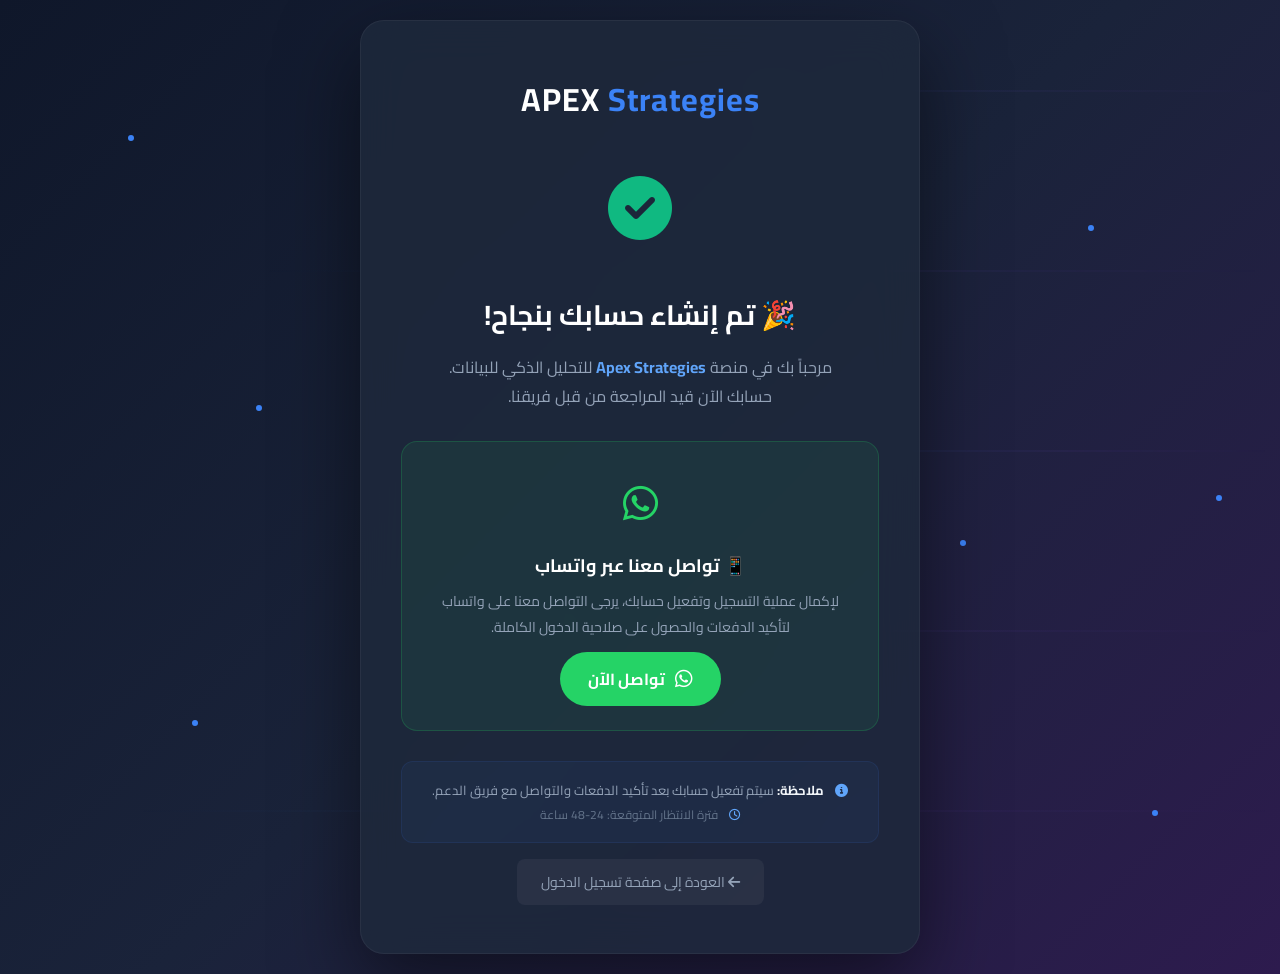
<file: welcome.html>
<!DOCTYPE html>
<html lang="ar" dir="rtl">
<head>
    <meta charset="UTF-8">
    <meta name="viewport" content="width=device-width, initial-scale=1.0">
    <title>مرحباً بك - Apex Strategies</title>
    <link href="https://fonts.googleapis.com/css2?family=Cairo:wght@400;600;700&display=swap" rel="stylesheet">
    <link rel="stylesheet" href="https://cdnjs.cloudflare.com/ajax/libs/font-awesome/6.5.0/css/all.min.css">
    <style>
        * { margin: 0; padding: 0; box-sizing: border-box; font-family: 'Cairo', sans-serif; }
        
        body {
            min-height: 100vh;
            background: linear-gradient(135deg, #0f172a 0%, #1a233a 50%, #2d1b4e 100%);
            display: flex;
            justify-content: center;
            align-items: center;
            padding: 20px;
            position: relative;
            overflow: hidden;
        }

        .bg-animation {
            position: fixed;
            top: 0;
            left: 0;
            right: 0;
            bottom: 0;
            z-index: 0;
            opacity: 0.05;
            pointer-events: none;
        }

        .bg-animation .line {
            position: absolute;
            height: 2px;
            background: linear-gradient(90deg, transparent, #3b82f6, #8b5cf6, transparent);
            animation: moveLine 8s linear infinite;
        }

        .bg-animation .line:nth-child(1) { top: 10%; animation-delay: 0s; width: 60%; }
        .bg-animation .line:nth-child(2) { top: 30%; animation-delay: 2s; width: 80%; }
        .bg-animation .line:nth-child(3) { top: 50%; animation-delay: 4s; width: 50%; }
        .bg-animation .line:nth-child(4) { top: 70%; animation-delay: 6s; width: 70%; }
        .bg-animation .line:nth-child(5) { top: 90%; animation-delay: 3s; width: 90%; }

        @keyframes moveLine {
            0% { left: -20%; }
            100% { left: 120%; }
        }

        .data-points {
            position: fixed;
            top: 0;
            left: 0;
            right: 0;
            bottom: 0;
            z-index: 0;
            pointer-events: none;
        }

        .data-point {
            position: absolute;
            width: 6px;
            height: 6px;
            background: #3b82f6;
            border-radius: 50%;
            animation: floatData 12s ease-in-out infinite;
        }

        .data-point:nth-child(1) { top: 15%; left: 10%; animation-delay: 0s; }
        .data-point:nth-child(2) { top: 25%; left: 85%; animation-delay: 2s; }
        .data-point:nth-child(3) { top: 45%; left: 20%; animation-delay: 4s; }
        .data-point:nth-child(4) { top: 60%; left: 75%; animation-delay: 6s; }
        .data-point:nth-child(5) { top: 80%; left: 15%; animation-delay: 8s; }
        .data-point:nth-child(6) { top: 90%; left: 90%; animation-delay: 3s; }
        .data-point:nth-child(7) { top: 35%; left: 50%; animation-delay: 5s; }
        .data-point:nth-child(8) { top: 70%; left: 45%; animation-delay: 7s; }
        .data-point:nth-child(9) { top: 10%; left: 60%; animation-delay: 1s; }
        .data-point:nth-child(10) { top: 55%; left: 95%; animation-delay: 9s; }

        @keyframes floatData {
            0%, 100% { transform: translateY(0) scale(1); opacity: 0.3; }
            25% { transform: translateY(-30px) scale(1.5); opacity: 0.8; }
            75% { transform: translateY(30px) scale(0.5); opacity: 0.5; }
        }

        .welcome-container {
            position: relative;
            z-index: 1;
            width: 100%;
            max-width: 560px;
            background: rgba(30, 41, 59, 0.85);
            backdrop-filter: blur(20px);
            border-radius: 24px;
            padding: 48px 40px;
            border: 1px solid rgba(255,255,255,0.05);
            box-shadow: 0 30px 80px rgba(0,0,0,0.5);
            text-align: center;
            animation: slideUp 0.8s ease-out;
        }

        @keyframes slideUp {
            from { opacity: 0; transform: translateY(30px); }
            to { opacity: 1; transform: translateY(0); }
        }

        .logo {
            font-size: 32px;
            font-weight: 700;
            color: white;
            letter-spacing: 1px;
            margin-bottom: 8px;
        }

        .logo span { color: #3b82f6; }

        .success-icon {
            font-size: 64px;
            color: #10b981;
            margin: 20px 0;
            animation: pulse 2s ease-in-out infinite;
        }

        @keyframes pulse {
            0%, 100% { transform: scale(1); }
            50% { transform: scale(1.1); }
        }

        .welcome-title {
            font-size: 28px;
            font-weight: 700;
            color: white;
            margin-bottom: 12px;
        }

        .welcome-subtitle {
            color: #94a3b8;
            font-size: 16px;
            line-height: 1.8;
            margin-bottom: 30px;
        }

        .welcome-subtitle strong {
            color: #60a5fa;
        }

        .whatsapp-box {
            background: rgba(37, 211, 102, 0.08);
            border: 1px solid rgba(37, 211, 102, 0.2);
            border-radius: 16px;
            padding: 24px;
            margin: 20px 0 30px;
            transition: all 0.3s ease;
        }

        .whatsapp-box:hover {
            background: rgba(37, 211, 102, 0.15);
            border-color: rgba(37, 211, 102, 0.4);
            transform: translateY(-2px);
        }

        .whatsapp-box .icon {
            font-size: 40px;
            color: #25D366;
            margin-bottom: 8px;
        }

        .whatsapp-box h3 {
            color: white;
            font-size: 18px;
            margin-bottom: 6px;
        }

        .whatsapp-box p {
            color: #94a3b8;
            font-size: 14px;
            margin-bottom: 12px;
        }

        .whatsapp-btn {
            display: inline-flex;
            align-items: center;
            gap: 10px;
            background: #25D366;
            color: white;
            padding: 12px 28px;
            border-radius: 50px;
            text-decoration: none;
            font-weight: 700;
            font-size: 16px;
            transition: all 0.3s ease;
        }

        .whatsapp-btn:hover {
            transform: scale(1.05);
            box-shadow: 0 8px 25px rgba(37, 211, 102, 0.3);
        }

        .whatsapp-btn i { font-size: 20px; }

        .info-box {
            background: rgba(59, 130, 246, 0.05);
            border: 1px solid rgba(59, 130, 246, 0.1);
            border-radius: 12px;
            padding: 16px 20px;
            margin-top: 20px;
            font-size: 13px;
            color: #94a3b8;
        }

        .info-box i {
            color: #60a5fa;
            margin-left: 8px;
        }

        .info-box strong {
            color: #f1f5f9;
        }

        .btn-dashboard {
            display: inline-block;
            margin-top: 16px;
            padding: 10px 24px;
            background: rgba(255,255,255,0.05);
            color: #94a3b8;
            border: 1px solid var(--border-color);
            border-radius: 8px;
            text-decoration: none;
            font-size: 14px;
            transition: all 0.3s ease;
        }

        .btn-dashboard:hover {
            background: rgba(255,255,255,0.1);
            color: white;
        }

        @media (max-width: 480px) {
            .welcome-container { padding: 32px 20px; }
            .welcome-title { font-size: 22px; }
            .logo { font-size: 26px; }
        }
    </style>
</head>
<body>
    <!-- خلفية متحركة -->
    <div class="bg-animation">
        <div class="line"></div>
        <div class="line"></div>
        <div class="line"></div>
        <div class="line"></div>
        <div class="line"></div>
    </div>
    <div class="data-points">
        <div class="data-point"></div>
        <div class="data-point"></div>
        <div class="data-point"></div>
        <div class="data-point"></div>
        <div class="data-point"></div>
        <div class="data-point"></div>
        <div class="data-point"></div>
        <div class="data-point"></div>
        <div class="data-point"></div>
        <div class="data-point"></div>
    </div>

    <!-- المحتوى -->
    <div class="welcome-container">
        <div class="logo">APEX <span>Strategies</span></div>
        
        <div class="success-icon">
            <i class="fas fa-check-circle"></i>
        </div>

        <h1 class="welcome-title">🎉 تم إنشاء حسابك بنجاح!</h1>
        
        <p class="welcome-subtitle">
            مرحباً بك في منصة <strong>Apex Strategies</strong> للتحليل الذكي للبيانات.<br>
            حسابك الآن قيد المراجعة من قبل فريقنا.
        </p>

        <!-- WhatsApp Box -->
        <div class="whatsapp-box">
            <div class="icon">
                <i class="fab fa-whatsapp"></i>
            </div>
            <h3>📱 تواصل معنا عبر واتساب</h3>
            <p>
                لإكمال عملية التسجيل وتفعيل حسابك، يرجى التواصل معنا على واتساب<br>
                لتأكيد الدفعات والحصول على صلاحية الدخول الكاملة.
            </p>
            <a href="https://wa.me/963985212728" target="_blank" class="whatsapp-btn">
                <i class="fab fa-whatsapp"></i>
                تواصل الآن
            </a>
        </div>

        <div class="info-box">
            <i class="fas fa-info-circle"></i>
            <strong>ملاحظة:</strong> سيتم تفعيل حسابك بعد تأكيد الدفعات والتواصل مع فريق الدعم.
            <br>
            <span style="font-size:12px;color:#64748b;">
                <i class="far fa-clock"></i> فترة الانتظار المتوقعة: 24-48 ساعة
            </span>
        </div>

        <a href="login.html" class="btn-dashboard">
            <i class="fas fa-arrow-left"></i>
            العودة إلى صفحة تسجيل الدخول
        </a>
    </div>

    <script>
        // التحقق من وجود بيانات المستخدم
        const userData = localStorage.getItem('user_data');
        if (!userData) {
            setTimeout(() => {
                window.location.href = 'login.html';
            }, 3000);
        } else {
            try {
                const data = JSON.parse(userData);
                document.querySelector('.welcome-title').textContent = 
                    `🎉 مرحباً ${data.first_name || ''}!`;
            } catch (e) {}
        }

        console.log('🎉 Welcome page loaded successfully!');
        console.log('📱 WhatsApp: https://wa.me/963985212728');
    </script>
</body>
</html>
</file>
